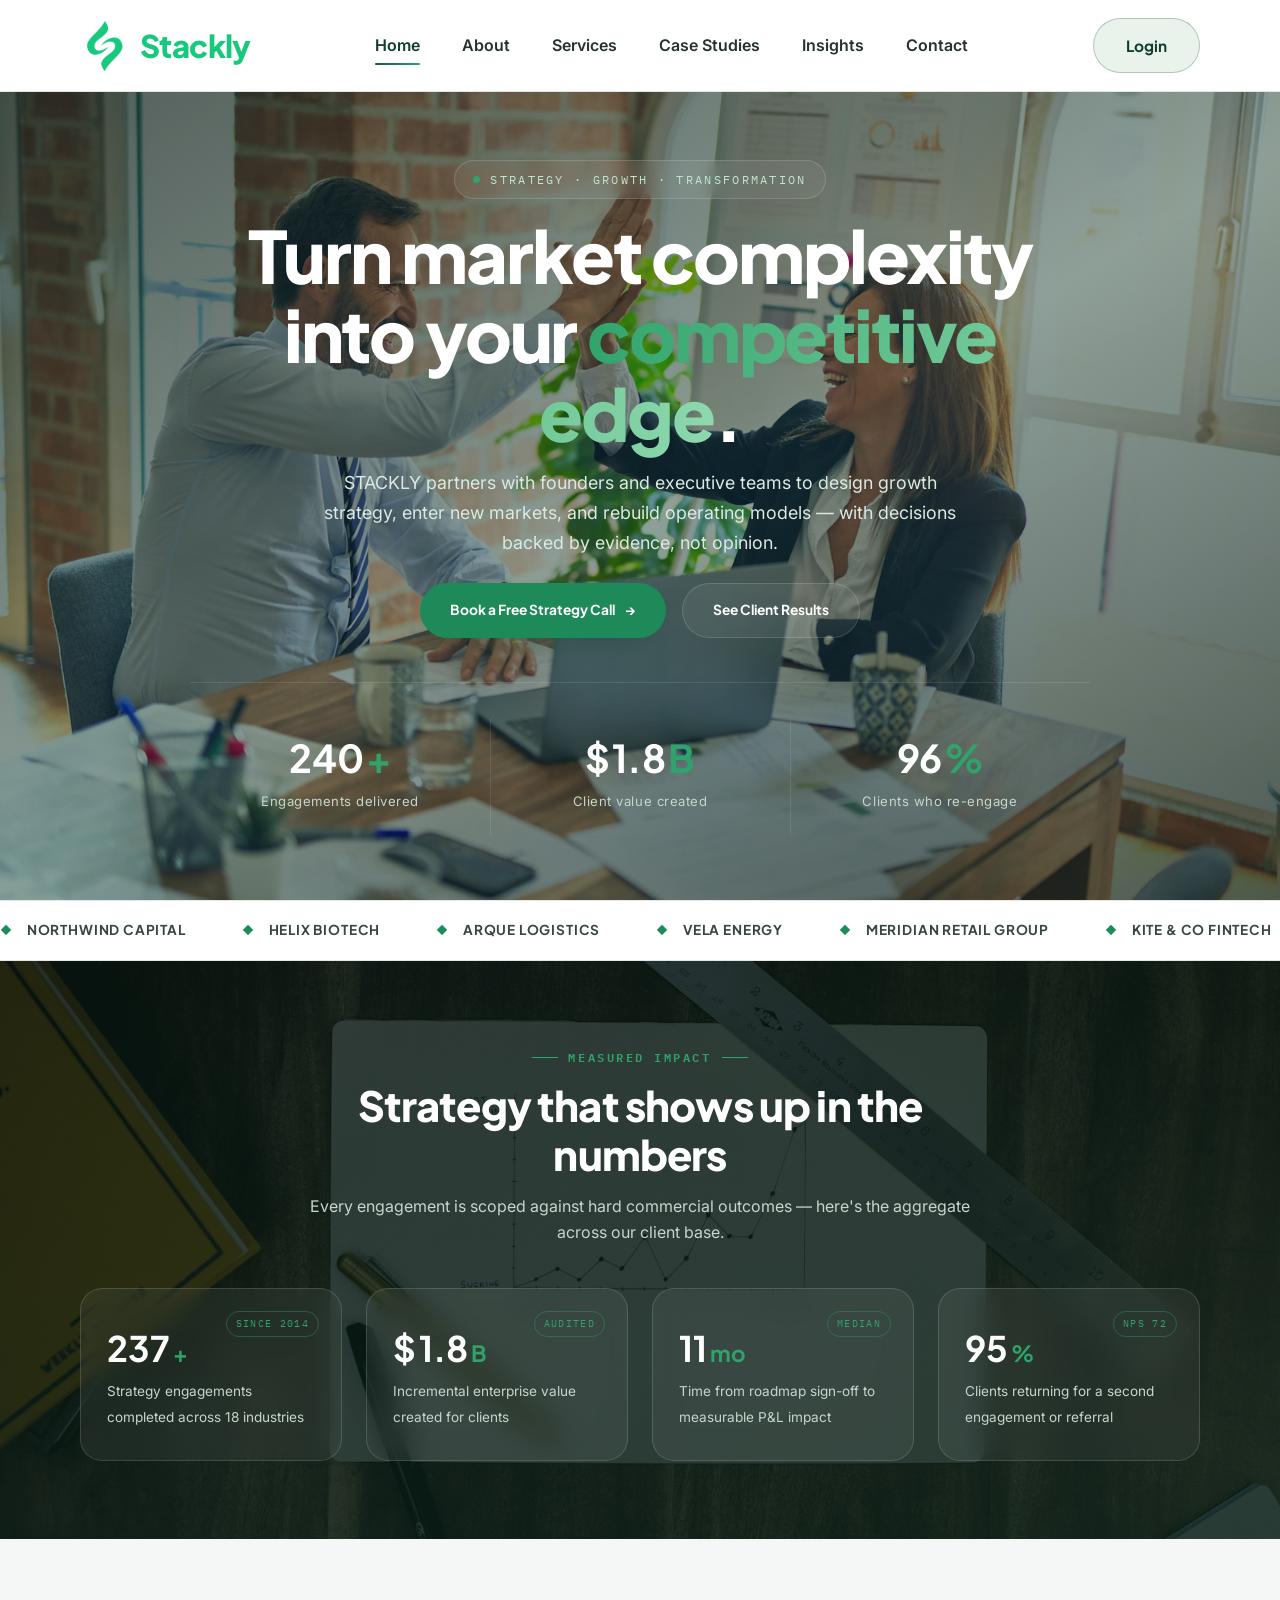
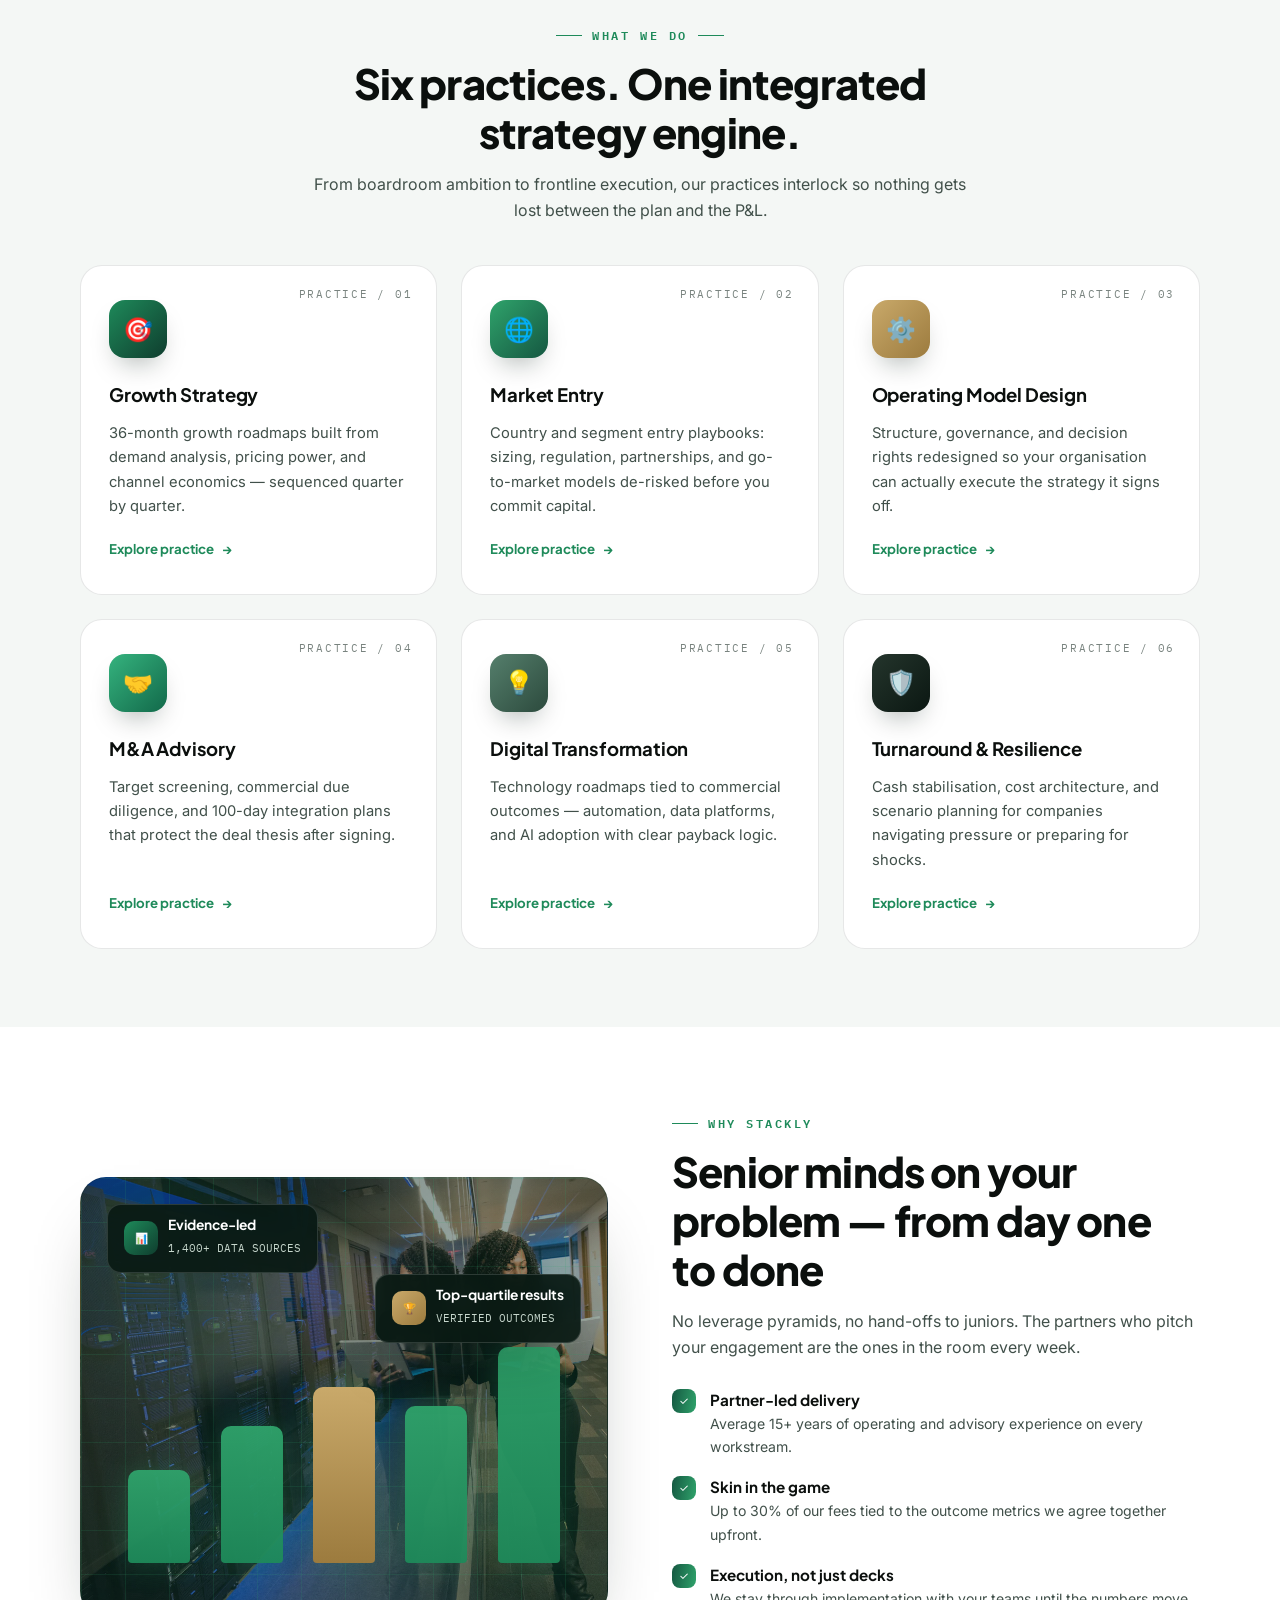
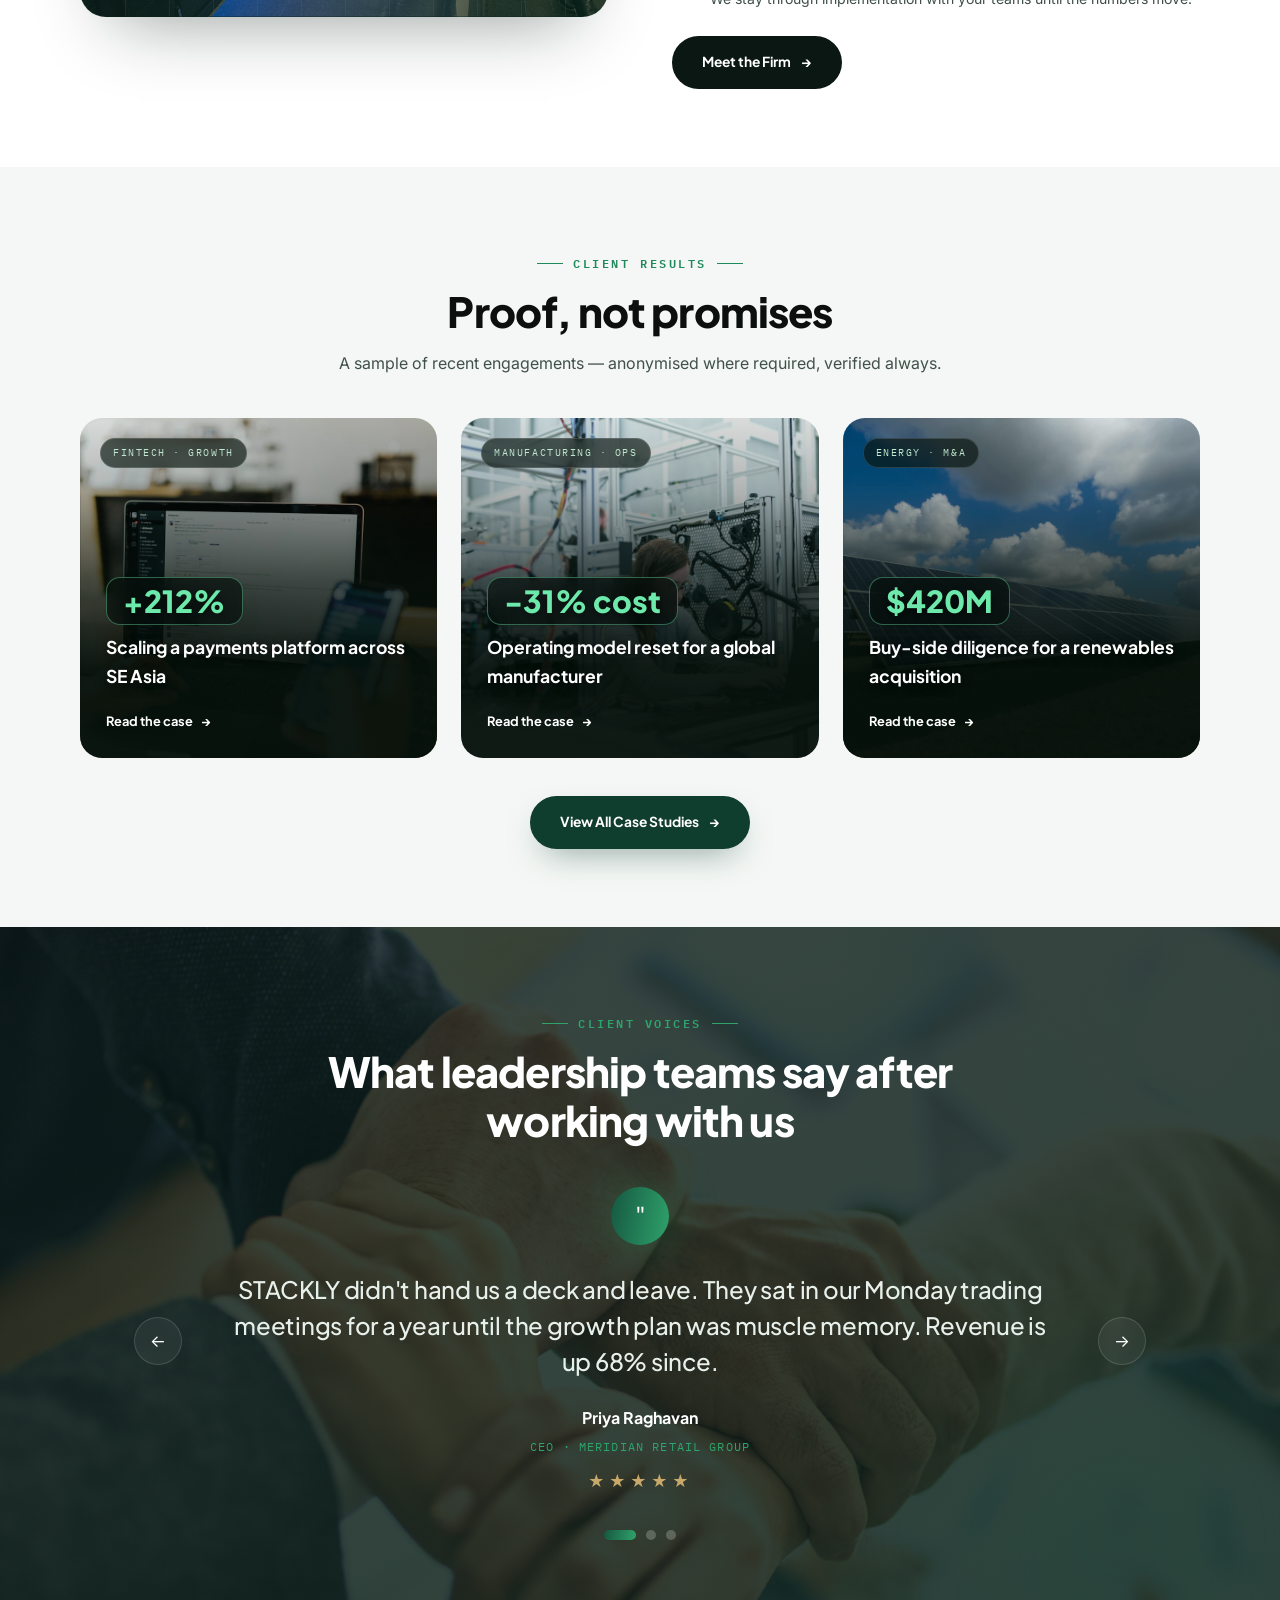
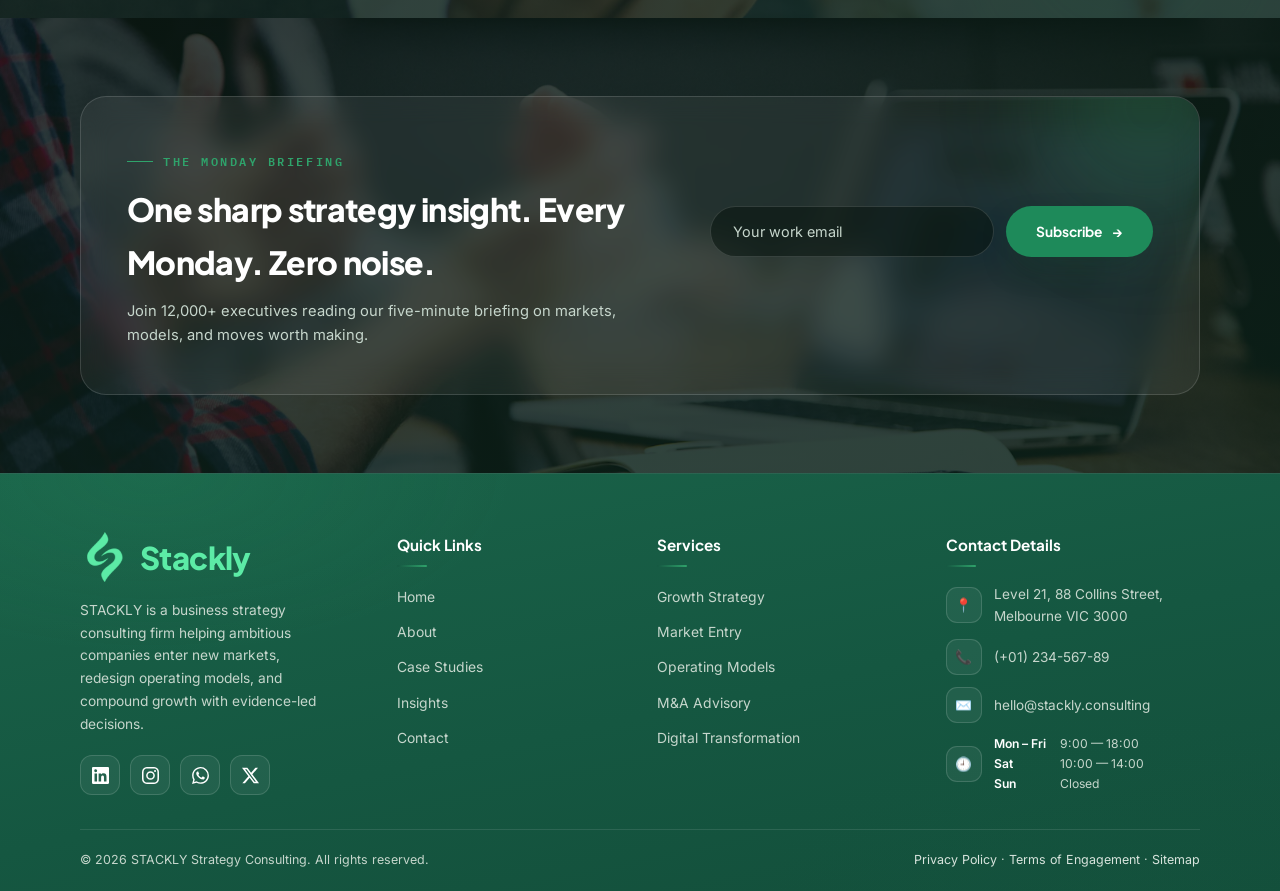
<file: index.html>
﻿<!DOCTYPE html>
<html lang="en">
<head>
<meta charset="UTF-8">
<meta name="viewport" content="width=device-width, initial-scale=1.0">
<title>STACKLY — Business Strategy Consulting</title>
<link rel="stylesheet" href="css/style.css">
</head>
<body>
<header class="site-head">
  <div class="wrap head-in">
    <a href="index.html" class="logo"><span class="mark">◆</span>Stack<span class="tail">ly</span></a>
    <nav class="main-nav">
      <a href="index.html" class="active">Home</a>
      <a href="about.html" >About</a>
      <a href="services.html" >Services</a>
      <a href="case-studies.html" >Case Studies</a>
      <a href="insights.html" >Insights</a>
      <a href="contact.html" >Contact</a>
    </nav>
    <div class="head-cta">
      <a href="login.html" class="btn btn-ghost keep">Login</a>
      <button class="nav-toggle" aria-label="Open menu" aria-expanded="false">☰</button>
    </div>
  </div>
</header>
<!-- ============ 1. HERO ============ -->
<section class="hero">
  <!-- Optional background video: add assets/video/hero.webm|mp4, then restore the
       <video> block described in assets/video/README.txt. Still image until then. -->
  <div class="hero-bg" style="background-image:url('assets/img/hero-home.webp')"></div>
  <div class="wrap">
    <div class="hero-center">
      <span class="hero-kicker"><span class="dot"></span>Strategy · Growth · Transformation</span>
      <h1>Turn market complexity into your <span class="grad-text">competitive edge</span>.</h1>
      <p class="lead">STACKLY partners with founders and executive teams to design growth strategy, enter new markets, and rebuild operating models — with decisions backed by evidence, not opinion.</p>
      <div class="hero-actions">
        <a href="404.html" class="btn btn-grad">Book a Free Strategy Call <span class="arr">→</span></a>
        <a href="404.html" class="btn btn-ghost">See Client Results</a>
      </div>
      <div class="hero-proof">
        <div class="pr"><b><span data-count="240">0</span><em>+</em></b><span>Engagements delivered</span></div>
        <div class="pr"><b>$<span data-count="1.8">0</span><em>B</em></b><span>Client value created</span></div>
        <div class="pr"><b><span data-count="96">0</span><em>%</em></b><span>Clients who re-engage</span></div>
      </div>
    </div>
  </div>
</section>

<!-- ============ 2. TRUST MARQUEE ============ -->
<div class="marquee" aria-hidden="true">
  <div class="marquee-track">
    <span><i>◆</i> NORTHWIND CAPITAL</span><span><i>◆</i> HELIX BIOTECH</span><span><i>◆</i> ARQUE LOGISTICS</span><span><i>◆</i> VELA ENERGY</span><span><i>◆</i> MERIDIAN RETAIL GROUP</span><span><i>◆</i> KITE &amp; CO FINTECH</span><span><i>◆</i> ORVA MANUFACTURING</span>
    <span><i>◆</i> NORTHWIND CAPITAL</span><span><i>◆</i> HELIX BIOTECH</span><span><i>◆</i> ARQUE LOGISTICS</span><span><i>◆</i> VELA ENERGY</span><span><i>◆</i> MERIDIAN RETAIL GROUP</span><span><i>◆</i> KITE &amp; CO FINTECH</span><span><i>◆</i> ORVA MANUFACTURING</span>
  </div>
</div>

<!-- ============ 3. IMPACT STATS ============ -->
<section class="stat-band on-dark">
  <div class="wrap">
    <div class="sec-head center reveal">
      <span class="eyebrow">Measured impact</span>
      <h2>Strategy that shows up in the numbers</h2>
      <p>Every engagement is scoped against hard commercial outcomes — here's the aggregate across our client base.</p>
    </div>
    <div class="stat-grid4">
      <div class="stat-glass reveal" data-tilt><span class="tick">SINCE 2014</span><b><span data-count="240">0</span><em>+</em></b><span>Strategy engagements completed across 18 industries</span></div>
      <div class="stat-glass reveal" data-d="1" data-tilt><span class="tick">AUDITED</span><b>$<span data-count="1.8">0</span><em>B</em></b><span>Incremental enterprise value created for clients</span></div>
      <div class="stat-glass reveal" data-d="2" data-tilt><span class="tick">MEDIAN</span><b><span data-count="11">0</span><em>mo</em></b><span>Time from roadmap sign-off to measurable P&amp;L impact</span></div>
      <div class="stat-glass reveal" data-d="3" data-tilt><span class="tick">NPS 72</span><b><span data-count="96">0</span><em>%</em></b><span>Clients returning for a second engagement or referral</span></div>
    </div>
  </div>
</section>

<!-- ============ 4. SERVICES ============ -->
<section class="sec-light">
  <div class="wrap">
    <div class="sec-head center reveal">
      <span class="eyebrow">What we do</span>
      <h2>Six practices. One integrated strategy engine.</h2>
      <p>From boardroom ambition to frontline execution, our practices interlock so nothing gets lost between the plan and the P&amp;L.</p>
    </div>
    <div class="svc-grid">
      <div class="svc-card reveal"><span class="num">PRACTICE / 01</span><div class="svc-ic bg-cobalt">🎯</div><h3>Growth Strategy</h3><p>36-month growth roadmaps built from demand analysis, pricing power, and channel economics — sequenced quarter by quarter.</p><a href="404.html" class="link">Explore practice <span class="arr">→</span></a></div>
      <div class="svc-card reveal" data-d="1"><span class="num">PRACTICE / 02</span><div class="svc-ic bg-violet">🌐</div><h3>Market Entry</h3><p>Country and segment entry playbooks: sizing, regulation, partnerships, and go-to-market models de-risked before you commit capital.</p><a href="404.html" class="link">Explore practice <span class="arr">→</span></a></div>
      <div class="svc-card reveal" data-d="2"><span class="num">PRACTICE / 03</span><div class="svc-ic bg-brass">⚙️</div><h3>Operating Model Design</h3><p>Structure, governance, and decision rights redesigned so your organisation can actually execute the strategy it signs off.</p><a href="404.html" class="link">Explore practice <span class="arr">→</span></a></div>
      <div class="svc-card reveal"><span class="num">PRACTICE / 04</span><div class="svc-ic bg-teal">🤝</div><h3>M&amp;A Advisory</h3><p>Target screening, commercial due diligence, and 100-day integration plans that protect the deal thesis after signing.</p><a href="404.html" class="link">Explore practice <span class="arr">→</span></a></div>
      <div class="svc-card reveal" data-d="1"><span class="num">PRACTICE / 05</span><div class="svc-ic bg-rose">💡</div><h3>Digital Transformation</h3><p>Technology roadmaps tied to commercial outcomes — automation, data platforms, and AI adoption with clear payback logic.</p><a href="404.html" class="link">Explore practice <span class="arr">→</span></a></div>
      <div class="svc-card reveal" data-d="2"><span class="num">PRACTICE / 06</span><div class="svc-ic bg-inkb">🛡️</div><h3>Turnaround &amp; Resilience</h3><p>Cash stabilisation, cost architecture, and scenario planning for companies navigating pressure or preparing for shocks.</p><a href="404.html" class="link">Explore practice <span class="arr">→</span></a></div>
    </div>
  </div>
</section>

<!-- ============ 5. WHY STACKLY (split) ============ -->
<section class="sec-white">
  <div class="wrap split">
    <div class="visual-panel reveal">
      <div class="vp-grid"></div>
      <div class="aurora aur-1" style="width:300px;height:300px;top:-90px;left:-70px;"></div>
      <div class="vp-chart"><div class="bar" style="height:38%"></div><div class="bar" style="height:56%"></div><div class="bar gold" style="height:72%"></div><div class="bar" style="height:64%"></div><div class="bar" style="height:88%"></div></div>
      <div class="vp-badge" style="top:26px;left:26px;"><span class="ic bg-cobalt">📊</span><div><b>Evidence-led</b><span>1,400+ DATA SOURCES</span></div></div>
      <div class="vp-badge" style="top:96px;right:26px;animation-delay:1.2s;"><span class="ic bg-brass">🏆</span><div><b>Top-quartile results</b><span>VERIFIED OUTCOMES</span></div></div>
    </div>
    <div>
      <div class="sec-head reveal">
        <span class="eyebrow">Why STACKLY</span>
        <h2>Senior minds on your problem — from day one to done</h2>
        <p>No leverage pyramids, no hand-offs to juniors. The partners who pitch your engagement are the ones in the room every week.</p>
      </div>
      <ul class="check-list">
        <li class="reveal"><span class="ck">✓</span><div><b>Partner-led delivery</b><p>Average 15+ years of operating and advisory experience on every workstream.</p></div></li>
        <li class="reveal" data-d="1"><span class="ck">✓</span><div><b>Skin in the game</b><p>Up to 30% of our fees tied to the outcome metrics we agree together upfront.</p></div></li>
        <li class="reveal" data-d="2"><span class="ck">✓</span><div><b>Execution, not just decks</b><p>We stay through implementation with your teams until the numbers move.</p></div></li>
      </ul>
      <div class="reveal" data-d="3" style="margin-top:26px;"><a href="404.html" class="btn btn-ink">Meet the Firm <span class="arr">→</span></a></div>
    </div>
  </div>
</section>

<!-- ============ 6. CASE STUDIES PREVIEW ============ -->
<section class="sec-light">
  <div class="wrap">
    <div class="sec-head center reveal">
      <span class="eyebrow">Client results</span>
      <h2>Proof, not promises</h2>
      <p>A sample of recent engagements — anonymised where required, verified always.</p>
    </div>
    <div class="case-grid">
      <a href="404.html" class="case-card reveal"><div class="cc-bg cc-1"></div><span class="cc-tag">FINTECH · GROWTH</span><span class="kpi">+212%</span><h3>Scaling a payments platform across SE Asia</h3><p>Re-segmented the merchant base and rebuilt pricing, unlocking three new revenue engines in 14 months.</p><span class="link">Read the case <span class="arr">→</span></span></a>
      <a href="404.html" class="case-card reveal" data-d="1"><div class="cc-bg cc-3"></div><span class="cc-tag">MANUFACTURING · OPS</span><span class="kpi">-31% cost</span><h3>Operating model reset for a global manufacturer</h3><p>Consolidated four regional structures into one accountable P&amp;L architecture without losing a single key account.</p><span class="link">Read the case <span class="arr">→</span></span></a>
      <a href="404.html" class="case-card reveal" data-d="2"><div class="cc-bg cc-4"></div><span class="cc-tag">ENERGY · M&amp;A</span><span class="kpi">$420M</span><h3>Buy-side diligence for a renewables acquisition</h3><p>Stress-tested the deal thesis, renegotiated terms, and delivered a 100-day integration plan that held.</p><span class="link">Read the case <span class="arr">→</span></span></a>
    </div>
    <div class="sec-cta reveal"><a href="404.html" class="btn btn-grad">View All Case Studies <span class="arr">→</span></a></div>
  </div>
</section>

<!-- ============ 7. TESTIMONIALS ============ -->
<section class="testi-band on-dark">
  <div class="aurora aur-2" style="opacity:.35;"></div>
  <div class="wrap">
    <div class="sec-head center reveal">
      <span class="eyebrow">Client voices</span>
      <h2>What leadership teams say after working with us</h2>
    </div>
    <div class="testi-slider reveal">
      <div class="testi-slide active"><div class="quote-ic">"</div><blockquote>STACKLY didn't hand us a deck and leave. They sat in our Monday trading meetings for a year until the growth plan was muscle memory. Revenue is up 68% since.</blockquote><div class="who"><b>Priya Raghavan</b><span>CEO · MERIDIAN RETAIL GROUP</span><div class="stars">★★★★★</div></div></div>
      <div class="testi-slide"><div class="quote-ic">"</div><blockquote>The market-entry work paid for itself before we even launched — their regulatory mapping alone saved us two quarters and a seven-figure mistake.</blockquote><div class="who"><b>Daniel Okafor</b><span>FOUNDER · KITE &amp; CO FINTECH</span><div class="stars">★★★★★</div></div></div>
      <div class="testi-slide"><div class="quote-ic">"</div><blockquote>Finally, consultants who argue with us when the data disagrees. The operating model they designed survived contact with reality — that almost never happens.</blockquote><div class="who"><b>Helena Voss</b><span>COO · ORVA MANUFACTURING</span><div class="stars">★★★★★</div></div></div>
      <div class="testi-arrows"><button class="testi-prev" aria-label="Previous testimonial">←</button><button class="testi-next" aria-label="Next testimonial">→</button></div>
    </div>
    <div class="testi-ctrl"></div>
  </div>
</section>

<!-- ============ 8. NEWSLETTER ============ -->
<section class="newsletter on-dark">
  <div class="wrap">
    <div class="nl-box reveal">
      <div>
        <span class="eyebrow">The Monday Briefing</span>
        <h2 style="margin-top:12px;">One sharp strategy insight. Every Monday. Zero noise.</h2>
        <p>Join 12,000+ executives reading our five-minute briefing on markets, models, and moves worth making.</p>
      </div>
      <div>
        <form class="nl-form" novalidate>
          <input type="email" placeholder="Your work email" aria-label="Email address" autocomplete="email" required>
          <button type="submit" class="btn btn-grad">Subscribe <span class="arr">→</span></button>
        </form>
        <span class="nl-msg"></span>
      </div>
    </div>
  </div>
</section>
<footer class="site-foot">
  <div class="wrap">
    <div class="foot-top">
      <div class="foot-brand">
        <a href="index.html" class="logo"><span class="mark">◆</span>Stack<span class="tail">ly</span></a>
        <p>STACKLY is a business strategy consulting firm helping ambitious companies enter new markets, redesign operating models, and compound growth with evidence-led decisions.</p>
        <div class="foot-social">
          <a href="404.html" aria-label="LinkedIn" title="LinkedIn"><svg viewBox="0 0 24 24" aria-hidden="true"><path d="M20.45 20.45h-3.56v-5.57c0-1.33-.02-3.04-1.85-3.04-1.85 0-2.14 1.45-2.14 2.94v5.67H9.35V9h3.41v1.56h.05c.48-.9 1.64-1.85 3.37-1.85 3.6 0 4.27 2.37 4.27 5.46v6.28ZM5.34 7.43a2.07 2.07 0 1 1 0-4.13 2.07 2.07 0 0 1 0 4.13Zm1.78 13.02H3.55V9h3.57v11.45ZM22.22 0H1.77C.79 0 0 .77 0 1.73v20.54C0 23.23.79 24 1.77 24h20.45c.98 0 1.78-.77 1.78-1.73V1.73C24 .77 23.2 0 22.22 0Z"/></svg></a>
          <a href="404.html" aria-label="Instagram" title="Instagram"><svg viewBox="0 0 24 24" aria-hidden="true"><path d="M12 2.16c3.2 0 3.58.01 4.85.07 1.17.05 1.8.25 2.23.41.56.22.96.48 1.38.9.42.41.68.81.9 1.38.16.42.36 1.06.41 2.23.06 1.27.07 1.64.07 4.85s-.01 3.58-.07 4.85c-.05 1.17-.25 1.8-.41 2.23-.22.56-.48.96-.9 1.38-.42.42-.82.68-1.38.9-.43.16-1.06.36-2.23.41-1.27.06-1.65.07-4.85.07s-3.58-.01-4.85-.07c-1.17-.05-1.8-.25-2.23-.41a3.81 3.81 0 0 1-1.38-.9c-.42-.42-.68-.82-.9-1.38-.16-.43-.36-1.06-.41-2.23C2.17 15.58 2.16 15.2 2.16 12s.01-3.58.07-4.85c.05-1.17.25-1.81.41-2.23.22-.57.48-.97.9-1.38.42-.42.82-.68 1.38-.9.42-.16 1.06-.36 2.23-.41C8.42 2.17 8.8 2.16 12 2.16ZM12 0C8.74 0 8.33.01 7.05.07c-1.28.06-2.15.26-2.91.56-.79.3-1.46.72-2.13 1.38A5.9 5.9 0 0 0 .63 4.14c-.3.77-.5 1.64-.56 2.91C.01 8.33 0 8.74 0 12s.01 3.67.07 4.95c.06 1.28.26 2.15.56 2.91.3.79.72 1.46 1.38 2.13a5.9 5.9 0 0 0 2.13 1.38c.77.3 1.64.5 2.91.56C8.33 23.99 8.74 24 12 24s3.67-.01 4.95-.07c1.28-.06 2.15-.26 2.91-.56a5.9 5.9 0 0 0 2.13-1.38 5.9 5.9 0 0 0 1.38-2.13c.3-.77.5-1.64.56-2.91.06-1.28.07-1.69.07-4.95s-.01-3.67-.07-4.95c-.06-1.28-.26-2.15-.56-2.91a5.9 5.9 0 0 0-1.38-2.13A5.9 5.9 0 0 0 19.86.63c-.77-.3-1.64-.5-2.91-.56C15.67.01 15.26 0 12 0Zm0 5.84a6.16 6.16 0 1 0 0 12.32 6.16 6.16 0 0 0 0-12.32ZM12 16a4 4 0 1 1 0-8 4 4 0 0 1 0 8Zm7.85-10.41a1.44 1.44 0 1 1-2.88 0 1.44 1.44 0 0 1 2.88 0Z"/></svg></a>
          <a href="404.html" aria-label="WhatsApp" title="WhatsApp"><svg viewBox="0 0 24 24" aria-hidden="true"><path d="M17.47 14.38c-.3-.15-1.76-.87-2.03-.97-.27-.1-.47-.15-.67.15-.2.3-.77.97-.94 1.16-.17.2-.35.22-.64.08-.3-.15-1.26-.47-2.39-1.48a9 9 0 0 1-1.65-2.06c-.18-.3-.02-.46.13-.6.13-.14.3-.35.44-.53.15-.17.2-.3.3-.5.1-.19.05-.37-.02-.51-.08-.15-.67-1.62-.92-2.21-.24-.58-.49-.5-.67-.51h-.57c-.2 0-.52.07-.79.37-.27.3-1.04 1.02-1.04 2.48 0 1.46 1.07 2.87 1.22 3.07.15.2 2.09 3.2 5.07 4.49.71.3 1.26.49 1.7.62.71.23 1.36.2 1.87.12.57-.09 1.75-.72 2-1.42.25-.69.25-1.28.18-1.41-.08-.12-.28-.2-.58-.34m-5.42 7.4a9.87 9.87 0 0 1-5.03-1.37l-.36-.22-3.74.98 1-3.65-.24-.37a9.86 9.86 0 0 1-1.51-5.26 9.88 9.88 0 0 1 16.88-6.99 9.83 9.83 0 0 1 2.9 6.99 9.89 9.89 0 0 1-9.9 9.89M20.46 3.49A11.82 11.82 0 0 0 12.05 0C5.5 0 .16 5.34.16 11.89c0 2.1.55 4.14 1.59 5.95L.06 24l6.3-1.65a11.88 11.88 0 0 0 5.69 1.44h.01c6.55 0 11.89-5.33 11.89-11.89a11.82 11.82 0 0 0-3.48-8.41Z"/></svg></a>
          <a href="404.html" aria-label="X" title="X"><svg viewBox="0 0 24 24" aria-hidden="true"><path d="M18.9 1.15h3.68l-8.04 9.19L24 22.85h-7.41l-5.8-7.584-6.64 7.584H.47l8.6-9.83L0 1.15h7.59l5.24 6.93 6.07-6.93Zm-1.29 19.5h2.04L6.49 3.24H4.3l13.31 17.41Z"/></svg></a>
        </div>
      </div>
      <div class="foot-col">
        <h4>Quick Links</h4>
        <ul>
          <li><a href="index.html">Home</a></li>
          <li><a href="about.html">About</a></li>
          <li><a href="case-studies.html">Case Studies</a></li>
          <li><a href="insights.html">Insights</a></li>
          <li><a href="contact.html">Contact</a></li>
        </ul>
      </div>
      <div class="foot-col">
        <h4>Services</h4>
        <ul>
          <li><a href="404.html">Growth Strategy</a></li>
          <li><a href="404.html">Market Entry</a></li>
          <li><a href="404.html">Operating Models</a></li>
          <li><a href="404.html">M&amp;A Advisory</a></li>
          <li><a href="404.html">Digital Transformation</a></li>
        </ul>
      </div>
      <div class="foot-col">
        <h4>Contact Details</h4>
        <ul class="foot-contact">
          <li><span class="fi">📍</span><span>Level 21, 88 Collins Street,<br>Melbourne VIC 3000</span></li>
          <li><a href="tel:+0123456789"><span class="fi">📞</span><span>(+01) 234-567-89</span></a></li>
          <li><a href="mailto:hello@stackly.consulting"><span class="fi">✉️</span><span>hello@stackly.consulting</span></a></li>
          <li><span class="fi">🕘</span><span class="fc-hours"><span><b>Mon – Fri</b>9:00 — 18:00</span><span><b>Sat</b>10:00 — 14:00</span><span><b>Sun</b>Closed</span></span></li>
        </ul>
      </div>
    </div>
    <div class="foot-bar">
      <span>© 2026 STACKLY Strategy Consulting. All rights reserved.</span>
      <span><a href="404.html">Privacy Policy</a> · <a href="404.html">Terms of Engagement</a> · <a href="404.html">Sitemap</a></span>
    </div>
  </div>
</footer>
<script src="js/script.js"></script>
</body>
</html>
</file>
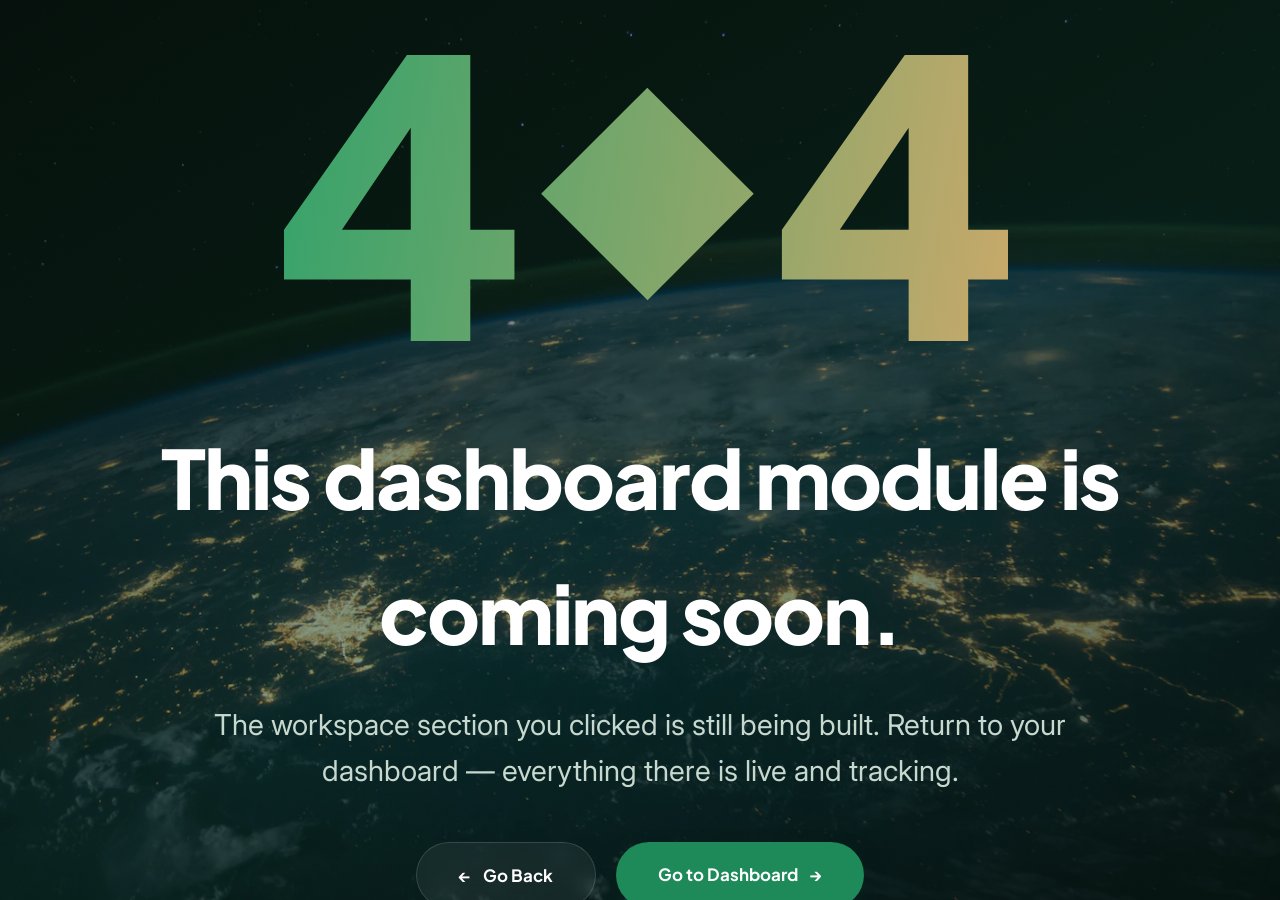
<file: 404dash.html>
<!DOCTYPE html>
<html lang="en">
<head>
<meta charset="UTF-8">
<meta name="viewport" content="width=device-width, initial-scale=1.0">
<title>404 — Module Not Found · STACKLY Dashboard</title>
<link rel="stylesheet" href="css/style.css">
</head>
<body class="lock-screen dash-404">
<main class="page-404">
  <div class="hero-bg" style="background-image:url('assets/img/hero-404.webp')"></div>
  <div style="position:relative;z-index:2;display:flex;flex-direction:column;align-items:center;">
    <div class="code">4<span class="zero">◆</span>4</div>
    <h1>This dashboard module is coming soon.</h1>
    <p>The workspace section you clicked is still being built. Return to your dashboard — everything there is live and tracking.</p>
    <div class="actions">
      <button type="button" class="btn btn-ghost" onclick="history.back()"><span class="arr-l">←</span> Go Back</button>
      <a href="client-dashboard.html" class="btn btn-grad">Go to Dashboard <span class="arr">→</span></a>
    </div>
  </div>
</main>
<script src="js/script.js"></script>
</body>
</html>
</file>
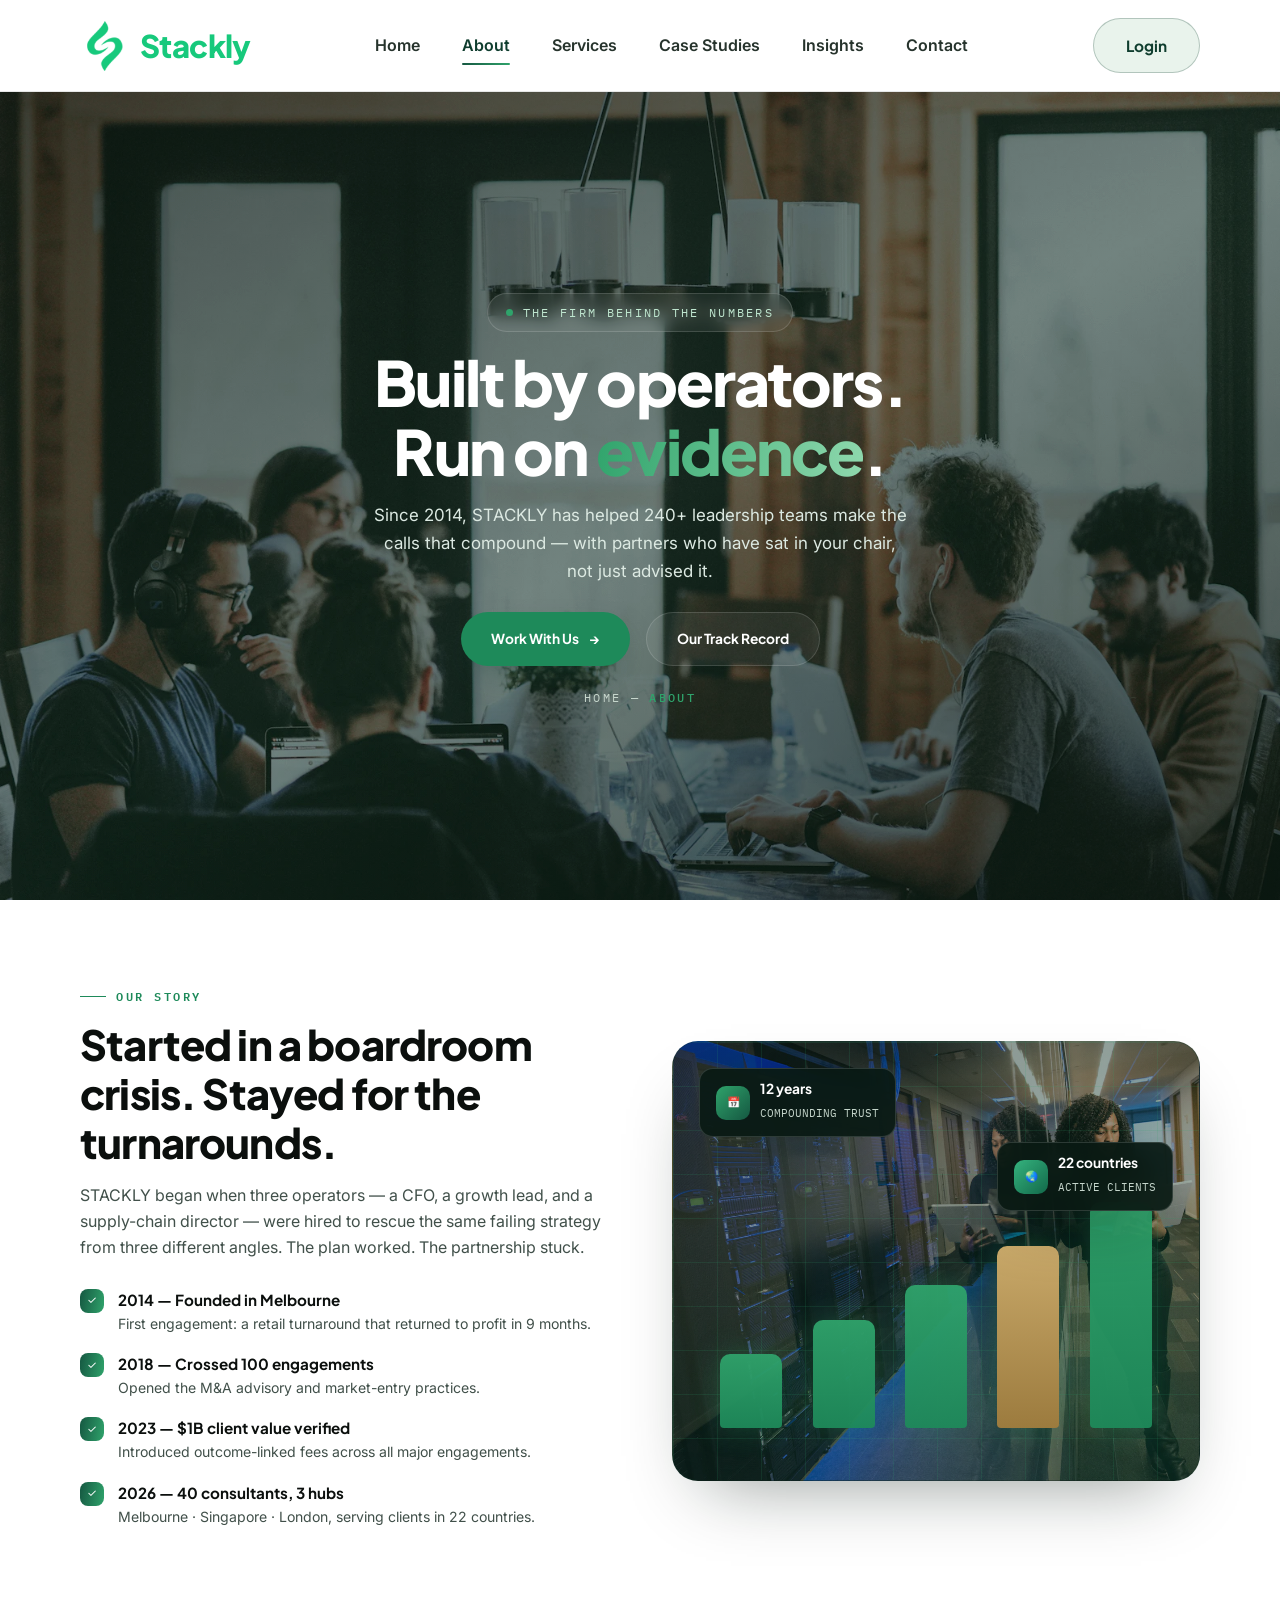
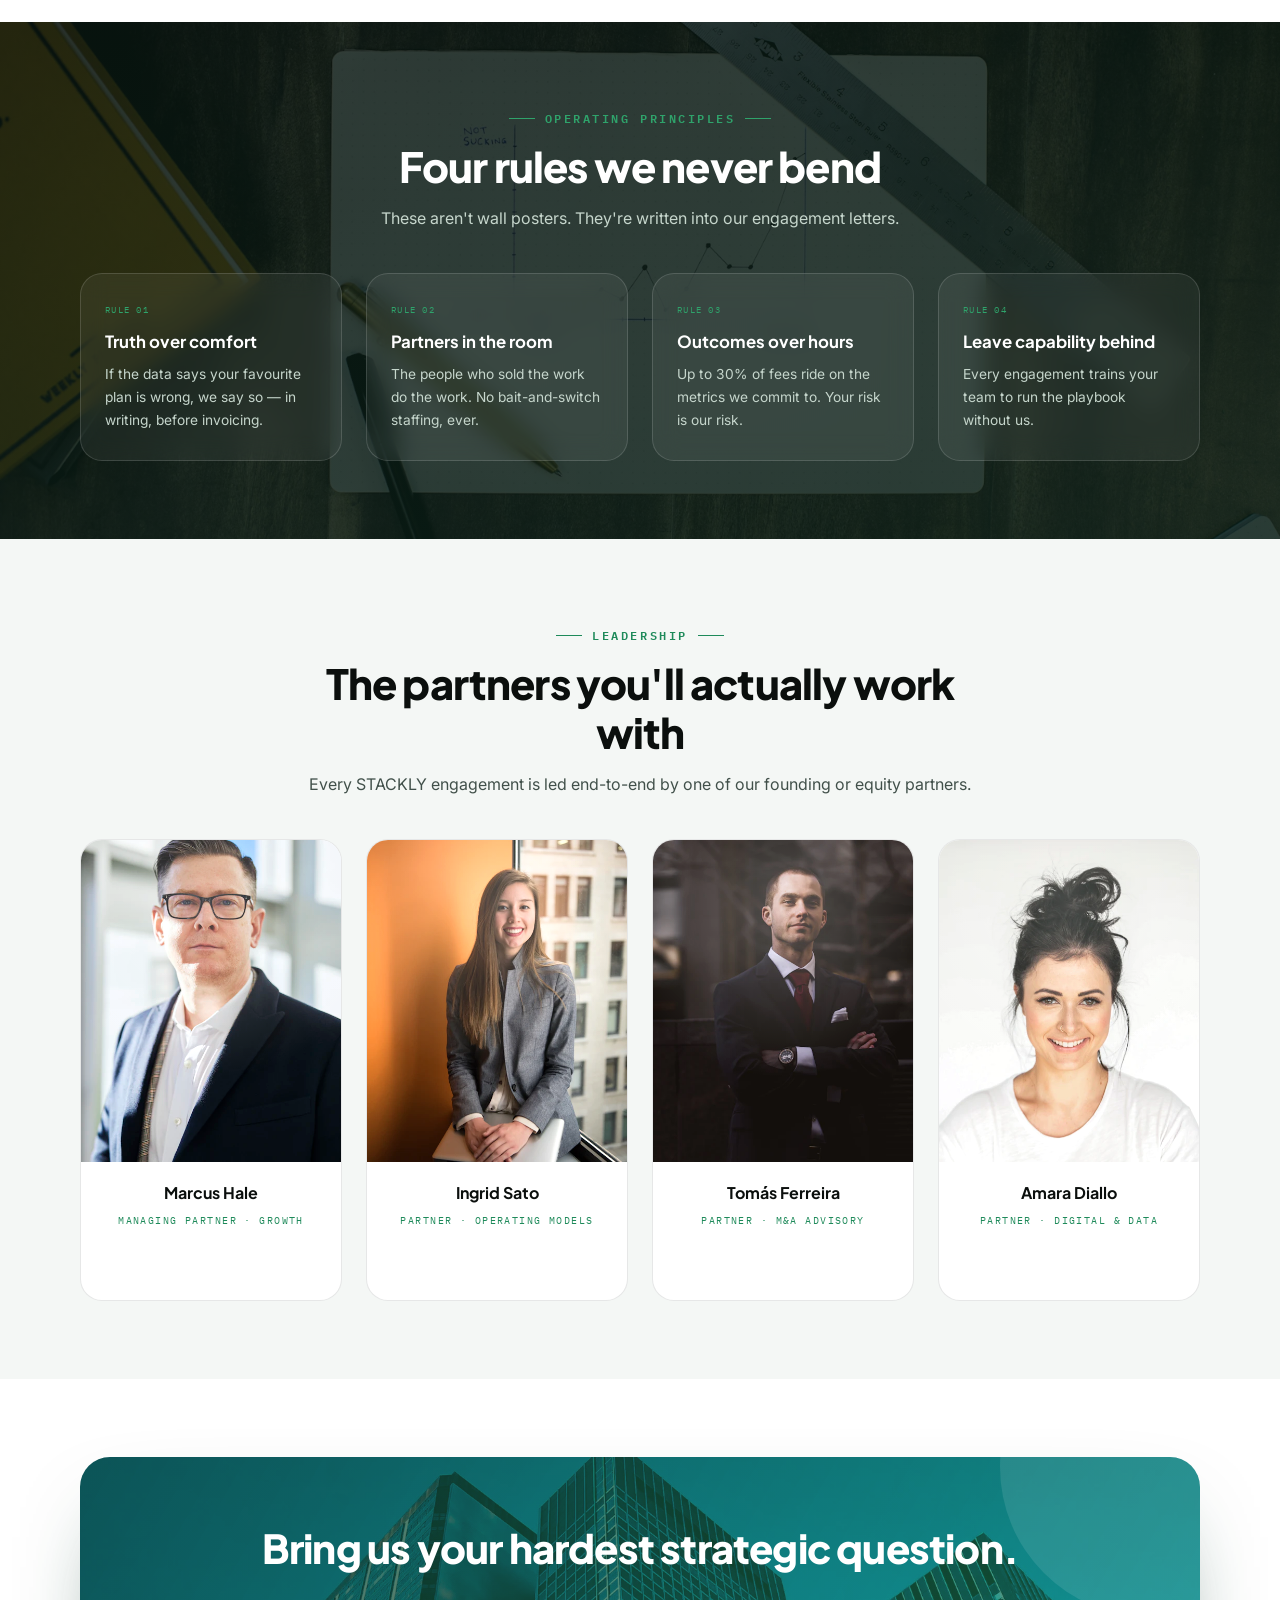
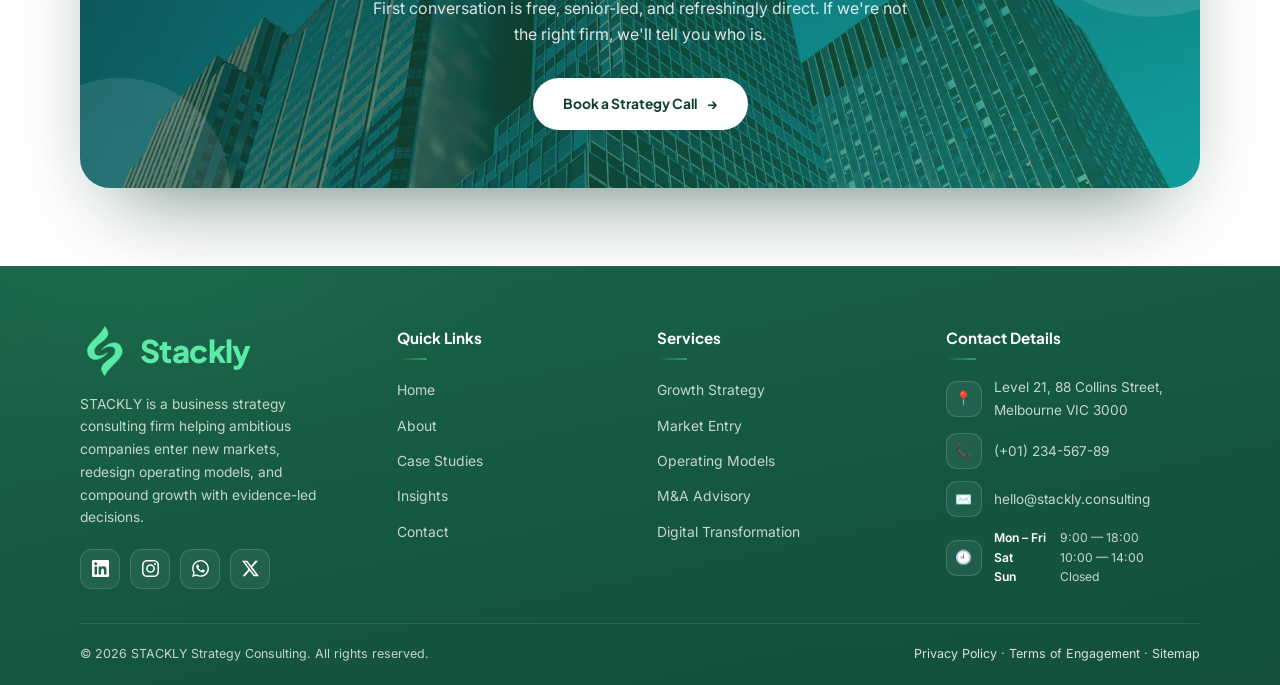
<file: about.html>
﻿<!DOCTYPE html>
<html lang="en">
<head>
<meta charset="UTF-8">
<meta name="viewport" content="width=device-width, initial-scale=1.0">
<title>About — STACKLY Business Strategy Consulting</title>
<link rel="stylesheet" href="css/style.css">
</head>
<body>
<header class="site-head">
  <div class="wrap head-in">
    <a href="index.html" class="logo"><span class="mark">◆</span>Stack<span class="tail">ly</span></a>
    <nav class="main-nav">
      <a href="index.html" >Home</a>
      <a href="about.html" class="active">About</a>
      <a href="services.html" >Services</a>
      <a href="case-studies.html" >Case Studies</a>
      <a href="insights.html" >Insights</a>
      <a href="contact.html" >Contact</a>
    </nav>
    <div class="head-cta">
      <a href="login.html" class="btn btn-ghost keep">Login</a>
      <button class="nav-toggle" aria-label="Open menu" aria-expanded="false">☰</button>
    </div>
  </div>
</header>
<!-- HERO -->
<section class="hero page-hero">
  <div class="hero-bg" style="background-image:url('assets/img/hero-about.webp')"></div>
  <div class="wrap">
    <span class="hero-kicker"><span class="dot"></span>The firm behind the numbers</span>
    <h1>Built by operators.<br>Run on <span class="grad-text">evidence</span>.</h1>
    <p class="lead">Since 2014, STACKLY has helped 240+ leadership teams make the calls that compound — with partners who have sat in your chair, not just advised it.</p>
    <div class="hero-actions"><a href="404.html" class="btn btn-grad">Work With Us <span class="arr">→</span></a><a href="404.html" class="btn btn-ghost">Our Track Record</a></div>
    <span class="crumb"><a href="index.html">Home</a> — <b>About</b></span>
  </div>
</section>

<!-- STORY SPLIT -->
<section class="sec-white">
  <div class="wrap split">
    <div>
      <div class="sec-head reveal">
        <span class="eyebrow">Our story</span>
        <h2>Started in a boardroom crisis. Stayed for the turnarounds.</h2>
        <p>STACKLY began when three operators — a CFO, a growth lead, and a supply-chain director — were hired to rescue the same failing strategy from three different angles. The plan worked. The partnership stuck.</p>
      </div>
      <ul class="check-list">
        <li class="reveal"><span class="ck">✓</span><div><b>2014 — Founded in Melbourne</b><p>First engagement: a retail turnaround that returned to profit in 9 months.</p></div></li>
        <li class="reveal" data-d="1"><span class="ck">✓</span><div><b>2018 — Crossed 100 engagements</b><p>Opened the M&amp;A advisory and market-entry practices.</p></div></li>
        <li class="reveal" data-d="2"><span class="ck">✓</span><div><b>2023 — $1B client value verified</b><p>Introduced outcome-linked fees across all major engagements.</p></div></li>
        <li class="reveal" data-d="3"><span class="ck">✓</span><div><b>2026 — 40 consultants, 3 hubs</b><p>Melbourne · Singapore · London, serving clients in 22 countries.</p></div></li>
      </ul>
    </div>
    <div class="visual-panel reveal">
      <div class="vp-grid"></div>
      <div class="aurora aur-2" style="width:280px;height:280px;bottom:-80px;right:-60px;"></div>
      <div class="vp-chart"><div class="bar" style="height:30%"></div><div class="bar" style="height:44%"></div><div class="bar" style="height:58%"></div><div class="bar gold" style="height:74%"></div><div class="bar" style="height:92%"></div></div>
      <div class="vp-badge" style="top:26px;left:26px;"><span class="ic bg-violet">📅</span><div><b>12 years</b><span>COMPOUNDING TRUST</span></div></div>
      <div class="vp-badge" style="top:100px;right:26px;animation-delay:1.4s;"><span class="ic bg-teal">🌏</span><div><b>22 countries</b><span>ACTIVE CLIENTS</span></div></div>
    </div>
  </div>
</section>

<!-- VALUES -->
<section class="sec-dark on-dark">
  <div class="wrap">
    <div class="sec-head center reveal">
      <span class="eyebrow">Operating principles</span>
      <h2>Four rules we never bend</h2>
      <p>These aren't wall posters. They're written into our engagement letters.</p>
    </div>
    <div class="val-grid">
      <div class="proc-card reveal" style="padding-top:28px;"><span class="tag">RULE 01</span><h3>Truth over comfort</h3><p>If the data says your favourite plan is wrong, we say so — in writing, before invoicing.</p></div>
      <div class="proc-card reveal" data-d="1" style="padding-top:28px;"><span class="tag">RULE 02</span><h3>Partners in the room</h3><p>The people who sold the work do the work. No bait-and-switch staffing, ever.</p></div>
      <div class="proc-card reveal" data-d="2" style="padding-top:28px;"><span class="tag">RULE 03</span><h3>Outcomes over hours</h3><p>Up to 30% of fees ride on the metrics we commit to. Your risk is our risk.</p></div>
      <div class="proc-card reveal" data-d="3" style="padding-top:28px;"><span class="tag">RULE 04</span><h3>Leave capability behind</h3><p>Every engagement trains your team to run the playbook without us.</p></div>
    </div>
  </div>
</section>

<!-- TEAM -->
<section class="sec-light">
  <div class="wrap">
    <div class="sec-head center reveal">
      <span class="eyebrow">Leadership</span>
      <h2>The partners you'll actually work with</h2>
      <p>Every STACKLY engagement is led end-to-end by one of our founding or equity partners.</p>
    </div>
    <div class="team-grid">
      <div class="team-card reveal"><div class="team-media" style="background-image:url('assets/img/team-1.webp')"></div><h3>Marcus Hale</h3><span>Managing Partner · Growth</span><div class="team-links"><a href="404.html" aria-label="LinkedIn">in</a><a href="404.html" aria-label="Email">✉</a></div></div>
      <div class="team-card reveal" data-d="1"><div class="team-media" style="background-image:url('assets/img/team-2.webp')"></div><h3>Ingrid Sato</h3><span>Partner · Operating Models</span><div class="team-links"><a href="404.html" aria-label="LinkedIn">in</a><a href="404.html" aria-label="Email">✉</a></div></div>
      <div class="team-card reveal" data-d="2"><div class="team-media" style="background-image:url('assets/img/team-3.webp')"></div><h3>Tomás Ferreira</h3><span>Partner · M&amp;A Advisory</span><div class="team-links"><a href="404.html" aria-label="LinkedIn">in</a><a href="404.html" aria-label="Email">✉</a></div></div>
      <div class="team-card reveal" data-d="3"><div class="team-media" style="background-image:url('assets/img/team-4.webp')"></div><h3>Amara Diallo</h3><span>Partner · Digital &amp; Data</span><div class="team-links"><a href="404.html" aria-label="LinkedIn">in</a><a href="404.html" aria-label="Email">✉</a></div></div>
    </div>
  </div>
</section>

<!-- CTA -->
<section class="cta-band">
  <div class="wrap">
    <div class="cta-box reveal">
      <h2>Bring us your hardest strategic question.</h2>
      <p>First conversation is free, senior-led, and refreshingly direct. If we're not the right firm, we'll tell you who is.</p>
      <a href="404.html" class="btn">Book a Strategy Call <span class="arr">→</span></a>
    </div>
  </div>
</section>
<footer class="site-foot">
  <div class="wrap">
    <div class="foot-top">
      <div class="foot-brand">
        <a href="index.html" class="logo"><span class="mark">◆</span>Stack<span class="tail">ly</span></a>
        <p>STACKLY is a business strategy consulting firm helping ambitious companies enter new markets, redesign operating models, and compound growth with evidence-led decisions.</p>
        <div class="foot-social">
          <a href="404.html" aria-label="LinkedIn" title="LinkedIn"><svg viewBox="0 0 24 24" aria-hidden="true"><path d="M20.45 20.45h-3.56v-5.57c0-1.33-.02-3.04-1.85-3.04-1.85 0-2.14 1.45-2.14 2.94v5.67H9.35V9h3.41v1.56h.05c.48-.9 1.64-1.85 3.37-1.85 3.6 0 4.27 2.37 4.27 5.46v6.28ZM5.34 7.43a2.07 2.07 0 1 1 0-4.13 2.07 2.07 0 0 1 0 4.13Zm1.78 13.02H3.55V9h3.57v11.45ZM22.22 0H1.77C.79 0 0 .77 0 1.73v20.54C0 23.23.79 24 1.77 24h20.45c.98 0 1.78-.77 1.78-1.73V1.73C24 .77 23.2 0 22.22 0Z"/></svg></a>
          <a href="404.html" aria-label="Instagram" title="Instagram"><svg viewBox="0 0 24 24" aria-hidden="true"><path d="M12 2.16c3.2 0 3.58.01 4.85.07 1.17.05 1.8.25 2.23.41.56.22.96.48 1.38.9.42.41.68.81.9 1.38.16.42.36 1.06.41 2.23.06 1.27.07 1.64.07 4.85s-.01 3.58-.07 4.85c-.05 1.17-.25 1.8-.41 2.23-.22.56-.48.96-.9 1.38-.42.42-.82.68-1.38.9-.43.16-1.06.36-2.23.41-1.27.06-1.65.07-4.85.07s-3.58-.01-4.85-.07c-1.17-.05-1.8-.25-2.23-.41a3.81 3.81 0 0 1-1.38-.9c-.42-.42-.68-.82-.9-1.38-.16-.43-.36-1.06-.41-2.23C2.17 15.58 2.16 15.2 2.16 12s.01-3.58.07-4.85c.05-1.17.25-1.81.41-2.23.22-.57.48-.97.9-1.38.42-.42.82-.68 1.38-.9.42-.16 1.06-.36 2.23-.41C8.42 2.17 8.8 2.16 12 2.16ZM12 0C8.74 0 8.33.01 7.05.07c-1.28.06-2.15.26-2.91.56-.79.3-1.46.72-2.13 1.38A5.9 5.9 0 0 0 .63 4.14c-.3.77-.5 1.64-.56 2.91C.01 8.33 0 8.74 0 12s.01 3.67.07 4.95c.06 1.28.26 2.15.56 2.91.3.79.72 1.46 1.38 2.13a5.9 5.9 0 0 0 2.13 1.38c.77.3 1.64.5 2.91.56C8.33 23.99 8.74 24 12 24s3.67-.01 4.95-.07c1.28-.06 2.15-.26 2.91-.56a5.9 5.9 0 0 0 2.13-1.38 5.9 5.9 0 0 0 1.38-2.13c.3-.77.5-1.64.56-2.91.06-1.28.07-1.69.07-4.95s-.01-3.67-.07-4.95c-.06-1.28-.26-2.15-.56-2.91a5.9 5.9 0 0 0-1.38-2.13A5.9 5.9 0 0 0 19.86.63c-.77-.3-1.64-.5-2.91-.56C15.67.01 15.26 0 12 0Zm0 5.84a6.16 6.16 0 1 0 0 12.32 6.16 6.16 0 0 0 0-12.32ZM12 16a4 4 0 1 1 0-8 4 4 0 0 1 0 8Zm7.85-10.41a1.44 1.44 0 1 1-2.88 0 1.44 1.44 0 0 1 2.88 0Z"/></svg></a>
          <a href="404.html" aria-label="WhatsApp" title="WhatsApp"><svg viewBox="0 0 24 24" aria-hidden="true"><path d="M17.47 14.38c-.3-.15-1.76-.87-2.03-.97-.27-.1-.47-.15-.67.15-.2.3-.77.97-.94 1.16-.17.2-.35.22-.64.08-.3-.15-1.26-.47-2.39-1.48a9 9 0 0 1-1.65-2.06c-.18-.3-.02-.46.13-.6.13-.14.3-.35.44-.53.15-.17.2-.3.3-.5.1-.19.05-.37-.02-.51-.08-.15-.67-1.62-.92-2.21-.24-.58-.49-.5-.67-.51h-.57c-.2 0-.52.07-.79.37-.27.3-1.04 1.02-1.04 2.48 0 1.46 1.07 2.87 1.22 3.07.15.2 2.09 3.2 5.07 4.49.71.3 1.26.49 1.7.62.71.23 1.36.2 1.87.12.57-.09 1.75-.72 2-1.42.25-.69.25-1.28.18-1.41-.08-.12-.28-.2-.58-.34m-5.42 7.4a9.87 9.87 0 0 1-5.03-1.37l-.36-.22-3.74.98 1-3.65-.24-.37a9.86 9.86 0 0 1-1.51-5.26 9.88 9.88 0 0 1 16.88-6.99 9.83 9.83 0 0 1 2.9 6.99 9.89 9.89 0 0 1-9.9 9.89M20.46 3.49A11.82 11.82 0 0 0 12.05 0C5.5 0 .16 5.34.16 11.89c0 2.1.55 4.14 1.59 5.95L.06 24l6.3-1.65a11.88 11.88 0 0 0 5.69 1.44h.01c6.55 0 11.89-5.33 11.89-11.89a11.82 11.82 0 0 0-3.48-8.41Z"/></svg></a>
          <a href="404.html" aria-label="X" title="X"><svg viewBox="0 0 24 24" aria-hidden="true"><path d="M18.9 1.15h3.68l-8.04 9.19L24 22.85h-7.41l-5.8-7.584-6.64 7.584H.47l8.6-9.83L0 1.15h7.59l5.24 6.93 6.07-6.93Zm-1.29 19.5h2.04L6.49 3.24H4.3l13.31 17.41Z"/></svg></a>
        </div>
      </div>
      <div class="foot-col">
        <h4>Quick Links</h4>
        <ul>
          <li><a href="index.html">Home</a></li>
          <li><a href="about.html">About</a></li>
          <li><a href="case-studies.html">Case Studies</a></li>
          <li><a href="insights.html">Insights</a></li>
          <li><a href="contact.html">Contact</a></li>
        </ul>
      </div>
      <div class="foot-col">
        <h4>Services</h4>
        <ul>
          <li><a href="404.html">Growth Strategy</a></li>
          <li><a href="404.html">Market Entry</a></li>
          <li><a href="404.html">Operating Models</a></li>
          <li><a href="404.html">M&amp;A Advisory</a></li>
          <li><a href="404.html">Digital Transformation</a></li>
        </ul>
      </div>
      <div class="foot-col">
        <h4>Contact Details</h4>
        <ul class="foot-contact">
          <li><span class="fi">📍</span><span>Level 21, 88 Collins Street,<br>Melbourne VIC 3000</span></li>
          <li><a href="tel:+0123456789"><span class="fi">📞</span><span>(+01) 234-567-89</span></a></li>
          <li><a href="mailto:hello@stackly.consulting"><span class="fi">✉️</span><span>hello@stackly.consulting</span></a></li>
          <li><span class="fi">🕘</span><span class="fc-hours"><span><b>Mon – Fri</b>9:00 — 18:00</span><span><b>Sat</b>10:00 — 14:00</span><span><b>Sun</b>Closed</span></span></li>
        </ul>
      </div>
    </div>
    <div class="foot-bar">
      <span>© 2026 STACKLY Strategy Consulting. All rights reserved.</span>
      <span><a href="404.html">Privacy Policy</a> · <a href="404.html">Terms of Engagement</a> · <a href="404.html">Sitemap</a></span>
    </div>
  </div>
</footer>
<script src="js/script.js"></script>
</body>
</html>
</file>
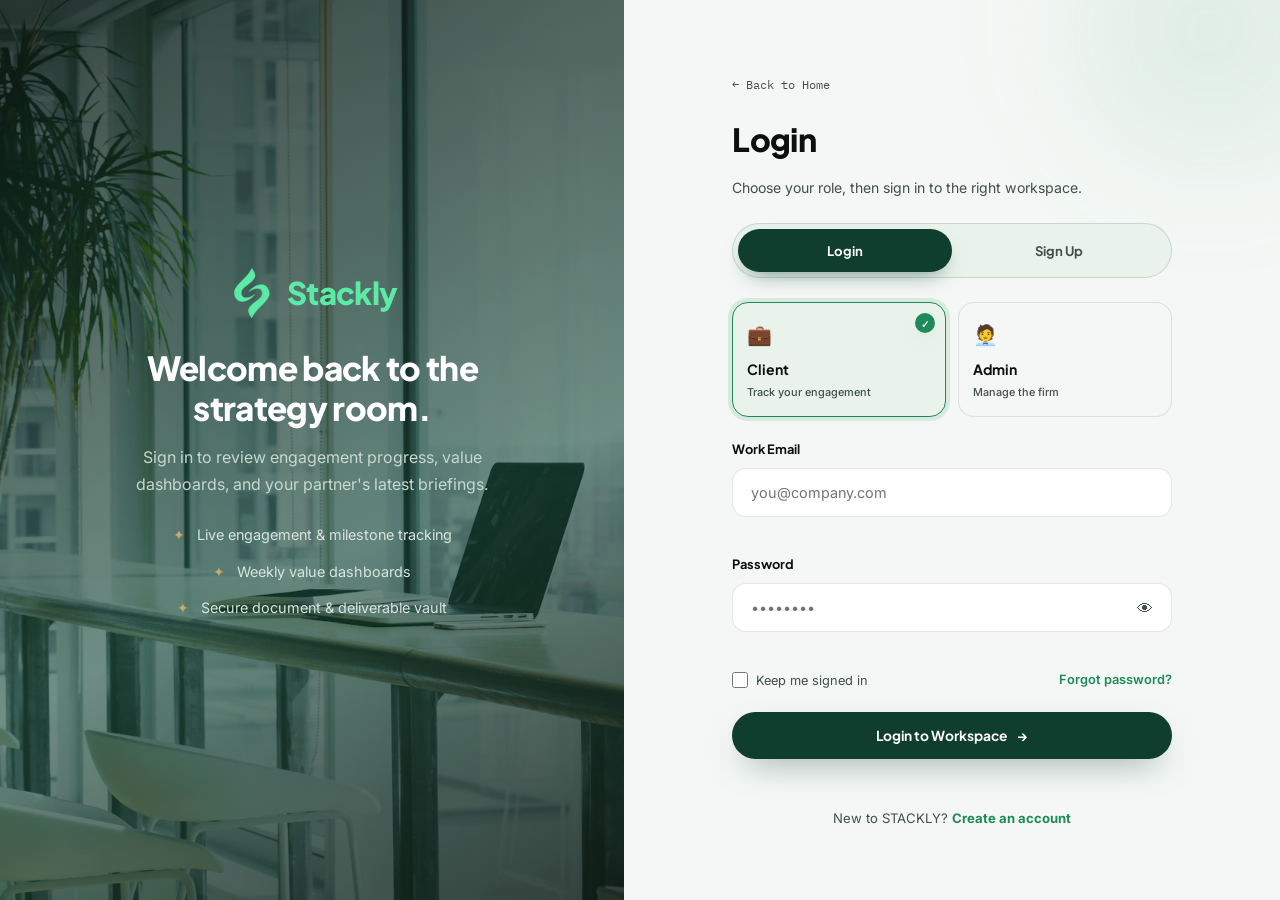
<file: admin-dashboard.html>
<!DOCTYPE html>
<html lang="en">
<head>
<meta charset="UTF-8">
<meta name="viewport" content="width=device-width, initial-scale=1.0">
<title>Admin Dashboard — STACKLY</title>
<link rel="stylesheet" href="css/style.css">
<!-- session gate: runs before paint so a signed-out visitor never sees the workspace -->
<script>
(function () {
  var p = null;
  try { p = JSON.parse(localStorage.getItem('stackly.user') || 'null'); } catch (err) { p = null; }
  if (!p || !p.email) location.replace('login.html');
  else if (p.role !== 'admin') location.replace('client-dashboard.html');
})();
</script>
</head>
<body class="dash-body">
<aside class="dash-side">
  <button class="side-close" aria-label="Close menu">✕</button>
  <a href="admin-dashboard.html" class="logo"><span class="mark">◆</span>Stack<span class="tail">ly</span></a>

  <div class="side-id">
    <span class="side-avatar">MH</span>
    <div class="side-id-text">
      <small>Welcome back</small>
      <b>Marcus Hale</b>
      <span class="side-role is-admin">Admin workspace</span>
    </div>
  </div>
  <span class="side-mail" title="marcus.hale@stackly.consulting">marcus.hale@stackly.consulting</span>

  <nav class="dash-nav">
    <a href="#overview" data-view="overview" class="active">📊 Overview</a>
    <a href="#engagements" data-view="engagements">📁 Engagements</a>
    <a href="#clients" data-view="clients">👥 Clients</a>
    <a href="#consultants" data-view="consultants">🧑‍💼 Consultants</a>
    <a href="#revenue" data-view="revenue">💰 Revenue</a>
    <a href="#proposals" data-view="proposals">📄 Proposals</a>
    <a href="#settings" data-view="settings">⚙️ Settings</a>
  </nav>

  <div class="side-bottom">
    <nav class="dash-nav">
      <a href="#support" data-view="support">🛟 Support</a>
      <a href="login.html" class="logout">↩ Logout</a>
    </nav>
  </div>
</aside>

<main class="dash-main">
  <div class="dash-topbar">
    <div class="dash-topbar-left">
      <a href="admin-dashboard.html" class="logo dash-topbar-logo"><span class="mark">◆</span>Stack<span class="tail">ly</span></a>
      <h1 data-title>Good morning, <span>Marcus</span> — firm overview</h1>
    </div>
    <div class="dash-user">
      <button class="icon-btn" onclick="location.href='404dash.html'" aria-label="Notifications">🔔</button>
      <button class="icon-btn" onclick="location.href='404dash.html'" aria-label="Search">🔍</button>
      <button class="icon-btn dash-menu-toggle" aria-label="Toggle sidebar">☰</button>
      <span class="avatar">MH</span>
    </div>
  </div>

  <!-- greeting block (mobile only) -->
  <div class="dash-welcome">
    <b>Good morning, Marcus</b>
    <span>Firm overview · 18 active engagements</span>
  </div>

  <!-- ============ OVERVIEW ============ -->
  <section class="dash-view" data-panel="overview">
    <div class="stat-grid">
      <div class="stat-card"><span class="s-ic bg-cobalt">📁</span><div><b><span data-count="18">0</span></b><span>Active engagements</span></div></div>
      <div class="stat-card"><span class="s-ic bg-violet">👥</span><div><b><span data-count="42">0</span></b><span>Client accounts</span></div></div>
      <div class="stat-card"><span class="s-ic bg-brass">💰</span><div><b>$<span data-count="4.6">0</span>M</b><span>Revenue — FY26 YTD</span></div></div>
      <div class="stat-card"><span class="s-ic bg-teal">🎯</span><div><b><span data-count="93">0</span>%</b><span>Milestones on schedule</span></div></div>
    </div>

    <div class="dash-cols">
      <div class="dash-panel">
        <h2>Active engagements <a href="404dash.html" class="btn btn-grad">+ New Engagement</a></h2>
        <div class="table-scroll">
        <table class="dash-table">
          <thead><tr><th>Client</th><th>Practice</th><th>Partner</th><th>Phase</th><th>Status</th></tr></thead>
          <tbody>
            <tr><td>Meridian Retail Group</td><td>Growth Strategy</td><td>M. Hale</td><td>Deploy</td><td><span class="pill ok">ON TRACK</span></td></tr>
            <tr><td>Kite &amp; Co Fintech</td><td>Market Entry</td><td>I. Sato</td><td>Design</td><td><span class="pill info">IN REVIEW</span></td></tr>
            <tr><td>Vela Energy</td><td>M&amp;A Advisory</td><td>T. Ferreira</td><td>Diagnose</td><td><span class="pill ok">ON TRACK</span></td></tr>
            <tr><td>Arque Logistics</td><td>Digital</td><td>A. Diallo</td><td>Deploy</td><td><span class="pill warn">AT RISK</span></td></tr>
            <tr><td>Orva Manufacturing</td><td>Operating Model</td><td>I. Sato</td><td>Compound</td><td><span class="pill ok">ON TRACK</span></td></tr>
          </tbody>
        </table>
        </div>
      </div>
      <div class="dash-panel">
        <h2>Revenue by practice</h2>
        <div class="bar-row"><b>GROWTH</b><div class="bar-track"><div class="bar-fill bg-cobalt" data-w="86"></div></div><span>$1.4M</span></div>
        <div class="bar-row"><b>M&amp;A</b><div class="bar-track"><div class="bar-fill bg-violet" data-w="72"></div></div><span>$1.1M</span></div>
        <div class="bar-row"><b>OPS</b><div class="bar-track"><div class="bar-fill bg-brass" data-w="60"></div></div><span>$0.9M</span></div>
        <div class="bar-row"><b>DIGITAL</b><div class="bar-track"><div class="bar-fill bg-teal" data-w="48"></div></div><span>$0.7M</span></div>
        <div class="bar-row"><b>ENTRY</b><div class="bar-track"><div class="bar-fill bg-rose" data-w="34"></div></div><span>$0.5M</span></div>
        <h2 style="margin-top:24px;">Pending approvals</h2>
        <div class="info-card" style="margin-bottom:12px;"><span class="i-ic bg-violet">📄</span><div><h3>Proposal — Helix Biotech</h3><p>Full engagement · awaiting partner sign-off</p></div></div>
        <div class="info-card"><span class="i-ic bg-brass">🧾</span><div><h3>Invoice #FY26-114</h3><p>Outcome-linked tranche · Meridian</p></div></div>
      </div>
    </div>

    <div class="dash-cols" style="grid-template-columns:1fr 1.5fr;">
      <div class="dash-panel">
        <h2>Consultant utilisation</h2>
        <div class="bar-row"><b>M. HALE</b><div class="bar-track"><div class="bar-fill bg-cobalt" data-w="92"></div></div><span>92%</span></div>
        <div class="bar-row"><b>I. SATO</b><div class="bar-track"><div class="bar-fill bg-violet" data-w="84"></div></div><span>84%</span></div>
        <div class="bar-row"><b>T. FERREIRA</b><div class="bar-track"><div class="bar-fill bg-brass" data-w="76"></div></div><span>76%</span></div>
        <div class="bar-row"><b>A. DIALLO</b><div class="bar-track"><div class="bar-fill bg-teal" data-w="88"></div></div><span>88%</span></div>
      </div>
      <div class="dash-panel">
        <h2>This week <a href="404dash.html" class="btn btn-ghost" style="color:var(--forest);">Full calendar</a></h2>
        <div class="table-scroll">
        <table class="dash-table">
          <thead><tr><th>Day</th><th>Session</th><th>Client</th><th>Lead</th></tr></thead>
          <tbody>
            <tr><td>Mon</td><td>Weekly value review</td><td>Meridian Retail</td><td>M. Hale</td></tr>
            <tr><td>Tue</td><td>Diligence readout</td><td>Vela Energy</td><td>T. Ferreira</td></tr>
            <tr><td>Wed</td><td>Pricing workshop</td><td>Kite &amp; Co</td><td>I. Sato</td></tr>
            <tr><td>Fri</td><td>Steering committee</td><td>Arque Logistics</td><td>A. Diallo</td></tr>
          </tbody>
        </table>
        </div>
      </div>
    </div>
  </section>

  <!-- ============ ENGAGEMENTS ============ -->
  <section class="dash-view" data-panel="engagements" hidden>
    <div class="stat-grid">
      <div class="stat-card"><span class="s-ic bg-cobalt">📁</span><div><b><span data-count="18">0</span></b><span>Active</span></div></div>
      <div class="stat-card"><span class="s-ic bg-teal">✅</span><div><b><span data-count="240">0</span></b><span>Delivered since 2014</span></div></div>
      <div class="stat-card"><span class="s-ic bg-brass">⚠️</span><div><b><span data-count="2">0</span></b><span>Flagged at risk</span></div></div>
      <div class="stat-card"><span class="s-ic bg-violet">📅</span><div><b><span data-count="11">0</span>mo</b><span>Median duration</span></div></div>
    </div>
    <div class="dash-panel">
      <h2>Engagement register <a href="404dash.html" class="btn btn-grad">+ New Engagement</a></h2>
      <div class="table-scroll">
      <table class="dash-table">
        <thead><tr><th>Ref</th><th>Client</th><th>Practice</th><th>Partner</th><th>Phase</th><th>Value</th><th>Status</th></tr></thead>
        <tbody>
          <tr><td>ENG-241</td><td>Meridian Retail Group</td><td>Growth Strategy</td><td>M. Hale</td><td>Deploy</td><td>$95k</td><td><span class="pill ok">ON TRACK</span></td></tr>
          <tr><td>ENG-240</td><td>Kite &amp; Co Fintech</td><td>Market Entry</td><td>I. Sato</td><td>Design</td><td>$140k</td><td><span class="pill info">IN REVIEW</span></td></tr>
          <tr><td>ENG-238</td><td>Vela Energy</td><td>M&amp;A Advisory</td><td>T. Ferreira</td><td>Diagnose</td><td>$310k</td><td><span class="pill ok">ON TRACK</span></td></tr>
          <tr><td>ENG-236</td><td>Arque Logistics</td><td>Digital</td><td>A. Diallo</td><td>Deploy</td><td>$225k</td><td><span class="pill warn">AT RISK</span></td></tr>
          <tr><td>ENG-233</td><td>Orva Manufacturing</td><td>Operating Model</td><td>I. Sato</td><td>Compound</td><td>$180k</td><td><span class="pill ok">ON TRACK</span></td></tr>
          <tr><td>ENG-231</td><td>Helix Biotech</td><td>Turnaround</td><td>M. Hale</td><td>Design</td><td>$260k</td><td><span class="pill ok">ON TRACK</span></td></tr>
          <tr><td>ENG-229</td><td>Northwind Capital</td><td>M&amp;A Advisory</td><td>T. Ferreira</td><td>Deploy</td><td>$420k</td><td><span class="pill info">IN REVIEW</span></td></tr>
          <tr><td>ENG-226</td><td>Lumen Health</td><td>Market Entry</td><td>A. Diallo</td><td>Compound</td><td>$120k</td><td><span class="pill ok">ON TRACK</span></td></tr>
        </tbody>
      </table>
      </div>
    </div>
  </section>

  <!-- ============ CLIENTS ============ -->
  <section class="dash-view" data-panel="clients" hidden>
    <div class="stat-grid">
      <div class="stat-card"><span class="s-ic bg-violet">👥</span><div><b><span data-count="42">0</span></b><span>Client accounts</span></div></div>
      <div class="stat-card"><span class="s-ic bg-teal">🔁</span><div><b><span data-count="96">0</span>%</b><span>Re-engagement rate</span></div></div>
      <div class="stat-card"><span class="s-ic bg-cobalt">🏭</span><div><b><span data-count="18">0</span></b><span>Industries served</span></div></div>
      <div class="stat-card"><span class="s-ic bg-brass">⭐</span><div><b><span data-count="72">0</span></b><span>Net promoter score</span></div></div>
    </div>
    <div class="dash-panel">
      <h2>Client accounts <a href="404dash.html" class="btn btn-grad">Add client</a></h2>
      <div class="table-scroll">
      <table class="dash-table">
        <thead><tr><th>Client</th><th>Industry</th><th>Primary contact</th><th>Engagements</th><th>Lifetime value</th><th>Health</th></tr></thead>
        <tbody>
          <tr><td>Meridian Retail Group</td><td>Retail</td><td>Priya Raghavan</td><td>4</td><td>$610k</td><td><span class="pill ok">STRONG</span></td></tr>
          <tr><td>Kite &amp; Co Fintech</td><td>Financial services</td><td>Daniel Okafor</td><td>2</td><td>$265k</td><td><span class="pill ok">STRONG</span></td></tr>
          <tr><td>Orva Manufacturing</td><td>Manufacturing</td><td>Helena Voss</td><td>3</td><td>$480k</td><td><span class="pill ok">STRONG</span></td></tr>
          <tr><td>Vela Energy</td><td>Energy</td><td>Tomas Ruiz</td><td>1</td><td>$310k</td><td><span class="pill info">NEW</span></td></tr>
          <tr><td>Arque Logistics</td><td>Logistics</td><td>Sana Malik</td><td>2</td><td>$395k</td><td><span class="pill warn">WATCH</span></td></tr>
          <tr><td>Helix Biotech</td><td>Life sciences</td><td>Nils Berger</td><td>1</td><td>$260k</td><td><span class="pill info">NEW</span></td></tr>
          <tr><td>Northwind Capital</td><td>Private equity</td><td>Claire Bennett</td><td>5</td><td>$1.2M</td><td><span class="pill ok">STRONG</span></td></tr>
        </tbody>
      </table>
      </div>
    </div>
  </section>

  <!-- ============ CONSULTANTS ============ -->
  <section class="dash-view" data-panel="consultants" hidden>
    <div class="dash-cols">
      <div class="dash-panel">
        <h2>Roster <a href="404dash.html" class="btn btn-grad">Add consultant</a></h2>
        <div class="table-scroll">
        <table class="dash-table">
          <thead><tr><th>Name</th><th>Role</th><th>Practice</th><th>Engagements</th><th>Status</th></tr></thead>
          <tbody>
            <tr><td>Marcus Hale</td><td>Managing Partner</td><td>Growth</td><td>5</td><td><span class="pill warn">AT CAPACITY</span></td></tr>
            <tr><td>Ingrid Sato</td><td>Partner</td><td>Market Entry</td><td>4</td><td><span class="pill ok">AVAILABLE</span></td></tr>
            <tr><td>Tomás Ferreira</td><td>Partner</td><td>M&amp;A</td><td>3</td><td><span class="pill ok">AVAILABLE</span></td></tr>
            <tr><td>Amara Diallo</td><td>Principal</td><td>Digital</td><td>4</td><td><span class="pill warn">AT CAPACITY</span></td></tr>
            <tr><td>Jonas Lindqvist</td><td>Engagement Manager</td><td>Operating Model</td><td>2</td><td><span class="pill ok">AVAILABLE</span></td></tr>
          </tbody>
        </table>
        </div>
      </div>
      <div class="dash-panel">
        <h2>Utilisation</h2>
        <div class="bar-row"><b>M. HALE</b><div class="bar-track"><div class="bar-fill bg-cobalt" data-w="92"></div></div><span>92%</span></div>
        <div class="bar-row"><b>I. SATO</b><div class="bar-track"><div class="bar-fill bg-violet" data-w="84"></div></div><span>84%</span></div>
        <div class="bar-row"><b>T. FERREIRA</b><div class="bar-track"><div class="bar-fill bg-brass" data-w="76"></div></div><span>76%</span></div>
        <div class="bar-row"><b>A. DIALLO</b><div class="bar-track"><div class="bar-fill bg-teal" data-w="88"></div></div><span>88%</span></div>
        <div class="bar-row"><b>J. LINDQVIST</b><div class="bar-track"><div class="bar-fill bg-rose" data-w="61"></div></div><span>61%</span></div>
        <h2 style="margin-top:24px;">Firm average</h2>
        <div class="info-card"><span class="i-ic bg-cobalt">📊</span><div><h3>80% billable utilisation</h3><p>Target band is 72–85% — within range</p></div></div>
      </div>
    </div>
  </section>

  <!-- ============ REVENUE ============ -->
  <section class="dash-view" data-panel="revenue" hidden>
    <div class="stat-grid">
      <div class="stat-card"><span class="s-ic bg-brass">💰</span><div><b>$<span data-count="4.6">0</span>M</b><span>FY26 YTD</span></div></div>
      <div class="stat-card"><span class="s-ic bg-teal">📈</span><div><b>+<span data-count="22">0</span>%</b><span>vs FY25</span></div></div>
      <div class="stat-card"><span class="s-ic bg-cobalt">🎯</span><div><b>$<span data-count="1.4">0</span>M</b><span>Outcome-linked</span></div></div>
      <div class="stat-card"><span class="s-ic bg-violet">🧾</span><div><b>$<span data-count="680">0</span>k</b><span>Outstanding</span></div></div>
    </div>
    <div class="dash-cols">
      <div class="dash-panel">
        <h2>Revenue by quarter</h2>
        <div class="bar-row"><b>Q1 FY26</b><div class="bar-track"><div class="bar-fill bg-cobalt" data-w="58"></div></div><span>$0.9M</span></div>
        <div class="bar-row"><b>Q2 FY26</b><div class="bar-track"><div class="bar-fill bg-violet" data-w="72"></div></div><span>$1.1M</span></div>
        <div class="bar-row"><b>Q3 FY26</b><div class="bar-track"><div class="bar-fill bg-brass" data-w="84"></div></div><span>$1.3M</span></div>
        <div class="bar-row"><b>Q4 FY26</b><div class="bar-track"><div class="bar-fill bg-teal" data-w="88"></div></div><span>$1.3M</span></div>
        <h2 style="margin-top:24px;">By practice</h2>
        <div class="bar-row"><b>GROWTH</b><div class="bar-track"><div class="bar-fill bg-cobalt" data-w="86"></div></div><span>$1.4M</span></div>
        <div class="bar-row"><b>M&amp;A</b><div class="bar-track"><div class="bar-fill bg-violet" data-w="72"></div></div><span>$1.1M</span></div>
        <div class="bar-row"><b>OPS</b><div class="bar-track"><div class="bar-fill bg-brass" data-w="60"></div></div><span>$0.9M</span></div>
        <div class="bar-row"><b>DIGITAL</b><div class="bar-track"><div class="bar-fill bg-teal" data-w="48"></div></div><span>$0.7M</span></div>
        <div class="bar-row"><b>ENTRY</b><div class="bar-track"><div class="bar-fill bg-rose" data-w="34"></div></div><span>$0.5M</span></div>
      </div>
      <div class="dash-panel">
        <h2>Top accounts <a href="404dash.html" class="btn btn-ghost" style="color:var(--forest);">Export</a></h2>
        <div class="table-scroll">
        <table class="dash-table">
          <thead><tr><th>Client</th><th>FY26</th><th>Share</th></tr></thead>
          <tbody>
            <tr><td>Northwind Capital</td><td>$820k</td><td>18%</td></tr>
            <tr><td>Vela Energy</td><td>$610k</td><td>13%</td></tr>
            <tr><td>Arque Logistics</td><td>$540k</td><td>12%</td></tr>
            <tr><td>Orva Manufacturing</td><td>$470k</td><td>10%</td></tr>
            <tr><td>Meridian Retail Group</td><td>$430k</td><td>9%</td></tr>
          </tbody>
        </table>
        </div>
        <h2 style="margin-top:24px;">Collections</h2>
        <div class="info-card" style="margin-bottom:12px;"><span class="i-ic bg-teal">✅</span><div><h3>$3.9M settled</h3><p>Average days to pay — 24</p></div></div>
        <div class="info-card"><span class="i-ic bg-brass">⏳</span><div><h3>$680k outstanding</h3><p>$95k past due across 2 invoices</p></div></div>
      </div>
    </div>
  </section>

  <!-- ============ PROPOSALS ============ -->
  <section class="dash-view" data-panel="proposals" hidden>
    <div class="stat-grid">
      <div class="stat-card"><span class="s-ic bg-cobalt">📄</span><div><b><span data-count="9">0</span></b><span>Live proposals</span></div></div>
      <div class="stat-card"><span class="s-ic bg-brass">💵</span><div><b>$<span data-count="2.1">0</span>M</b><span>Pipeline value</span></div></div>
      <div class="stat-card"><span class="s-ic bg-teal">🏆</span><div><b><span data-count="61">0</span>%</b><span>Win rate</span></div></div>
      <div class="stat-card"><span class="s-ic bg-violet">⏱️</span><div><b><span data-count="17">0</span>d</b><span>Median decision time</span></div></div>
    </div>
    <div class="dash-panel">
      <h2>Proposal pipeline <a href="404dash.html" class="btn btn-grad">Draft proposal</a></h2>
      <div class="table-scroll">
      <table class="dash-table">
        <thead><tr><th>Ref</th><th>Prospect</th><th>Practice</th><th>Owner</th><th>Value</th><th>Stage</th></tr></thead>
        <tbody>
          <tr><td>PRP-118</td><td>Helix Biotech</td><td>Turnaround</td><td>M. Hale</td><td>$260k</td><td><span class="pill warn">AWAITING SIGN-OFF</span></td></tr>
          <tr><td>PRP-117</td><td>Sable Foods</td><td>Operating Model</td><td>I. Sato</td><td>$185k</td><td><span class="pill info">WITH CLIENT</span></td></tr>
          <tr><td>PRP-115</td><td>Cobalt Rail</td><td>Digital</td><td>A. Diallo</td><td>$340k</td><td><span class="pill info">WITH CLIENT</span></td></tr>
          <tr><td>PRP-114</td><td>Union Pharma</td><td>Market Entry</td><td>T. Ferreira</td><td>$220k</td><td><span class="pill ok">SCOPING</span></td></tr>
          <tr><td>PRP-112</td><td>Marlow Group</td><td>M&amp;A Advisory</td><td>T. Ferreira</td><td>$505k</td><td><span class="pill ok">SCOPING</span></td></tr>
          <tr><td>PRP-109</td><td>Aster Utilities</td><td>Growth Strategy</td><td>M. Hale</td><td>$150k</td><td><span class="pill bad">DECLINED</span></td></tr>
        </tbody>
      </table>
      </div>
    </div>
  </section>

  <!-- ============ SETTINGS ============ -->
  <section class="dash-view" data-panel="settings" hidden>
    <div class="dash-cols">
      <div class="dash-panel">
        <h2>Firm profile</h2>
        <div class="form-row">
          <div class="form-field"><label for="afName">Firm name</label><input id="afName" type="text" value="STACKLY Strategy Consulting"><span class="field-msg"></span></div>
          <div class="form-field"><label for="afLead">Managing partner</label><input id="afLead" type="text" value="Marcus Hale"><span class="field-msg"></span></div>
        </div>
        <div class="form-row">
          <div class="form-field"><label for="afMail">Desk email</label><input id="afMail" type="email" value="hello@stackly.consulting"><span class="field-msg"></span></div>
          <div class="form-field"><label for="afPhone">Desk phone</label><input id="afPhone" type="tel" value="1234567890" maxlength="10" inputmode="numeric"><span class="field-msg"></span></div>
        </div>
        <div class="form-field"><label for="afAddr">Head office</label><input id="afAddr" type="text" value="Level 21, 88 Collins Street, Melbourne VIC 3000"><span class="field-msg"></span></div>
        <a href="404dash.html" class="btn btn-grad" style="width:100%;justify-content:center;">Save changes <span class="arr">→</span></a>
      </div>
      <div class="dash-panel">
        <h2>Alerts &amp; approvals</h2>
        <label class="toggle-row"><span><b>At-risk engagements</b><small>Alert when a phase slips</small></span><input type="checkbox" checked><i></i></label>
        <label class="toggle-row"><span><b>Proposal decisions</b><small>When a prospect responds</small></span><input type="checkbox" checked><i></i></label>
        <label class="toggle-row"><span><b>Invoice approvals</b><small>Require partner sign-off above $50k</small></span><input type="checkbox" checked><i></i></label>
        <label class="toggle-row"><span><b>Utilisation warnings</b><small>When a consultant passes 90%</small></span><input type="checkbox"><i></i></label>
        <label class="toggle-row"><span><b>Weekly firm digest</b><small>Monday summary across all accounts</small></span><input type="checkbox" checked><i></i></label>
        <h2 style="margin-top:24px;">Access</h2>
        <a href="404dash.html" class="btn btn-ghost" style="width:100%;justify-content:center;color:var(--forest);">Manage team permissions</a>
      </div>
    </div>
  </section>

  <!-- ============ SUPPORT ============ -->
  <section class="dash-view" data-panel="support" hidden>
    <div class="dash-cols">
      <div class="dash-panel">
        <h2>Internal support</h2>
        <div class="info-card" style="margin-bottom:12px;"><span class="i-ic bg-cobalt">🛠️</span><div><h3>Workspace &amp; IT desk</h3><p>ext. 214 · Mon–Fri, 8:00–19:00</p></div></div>
        <div class="info-card" style="margin-bottom:12px;"><span class="i-ic bg-violet">📊</span><div><h3>Data &amp; reporting team</h3><p>data@stackly.consulting</p></div></div>
        <div class="info-card" style="margin-bottom:12px;"><span class="i-ic bg-brass">⚖️</span><div><h3>Contracts &amp; legal</h3><p>For scope changes and outcome clauses</p></div></div>
        <div class="info-card"><span class="i-ic bg-teal">📘</span><div><h3>Admin handbook</h3><p>Engagement setup, billing rules, approvals</p></div></div>
        <a href="404dash.html" class="btn btn-grad" style="width:100%;justify-content:center;margin-top:16px;">Raise an internal ticket <span class="arr">→</span></a>
      </div>
      <div class="dash-panel">
        <h2>Common questions</h2>
        <div class="faq-list">
          <details class="faq"><summary>How do I open a new engagement record?<span class="pl">＋</span></summary><div class="faq-body">Engagements → + New Engagement. A record needs a signed proposal reference, a lead partner and an agreed baseline metric before it can move to Diagnose.</div></details>
          <details class="faq"><summary>Who approves outcome-linked invoices?<span class="pl">＋</span></summary><div class="faq-body">Any invoice with an outcome tranche needs the lead partner plus one other partner. Approvals above $50k route to the managing partner automatically.</div></details>
          <details class="faq"><summary>How is utilisation calculated?<span class="pl">＋</span></summary><div class="faq-body">Billable hours divided by available hours over a rolling 8-week window, excluding approved leave and internal investment time.</div></details>
          <details class="faq"><summary>Can I grant a client extra workspace seats?<span class="pl">＋</span></summary><div class="faq-body">Yes — Settings → Manage team permissions. Named contacts on the contract can be provisioned within one business day.</div></details>
        </div>
      </div>
    </div>
  </section>
</main>
<script src="js/script.js"></script>
</body>
</html>
</file>
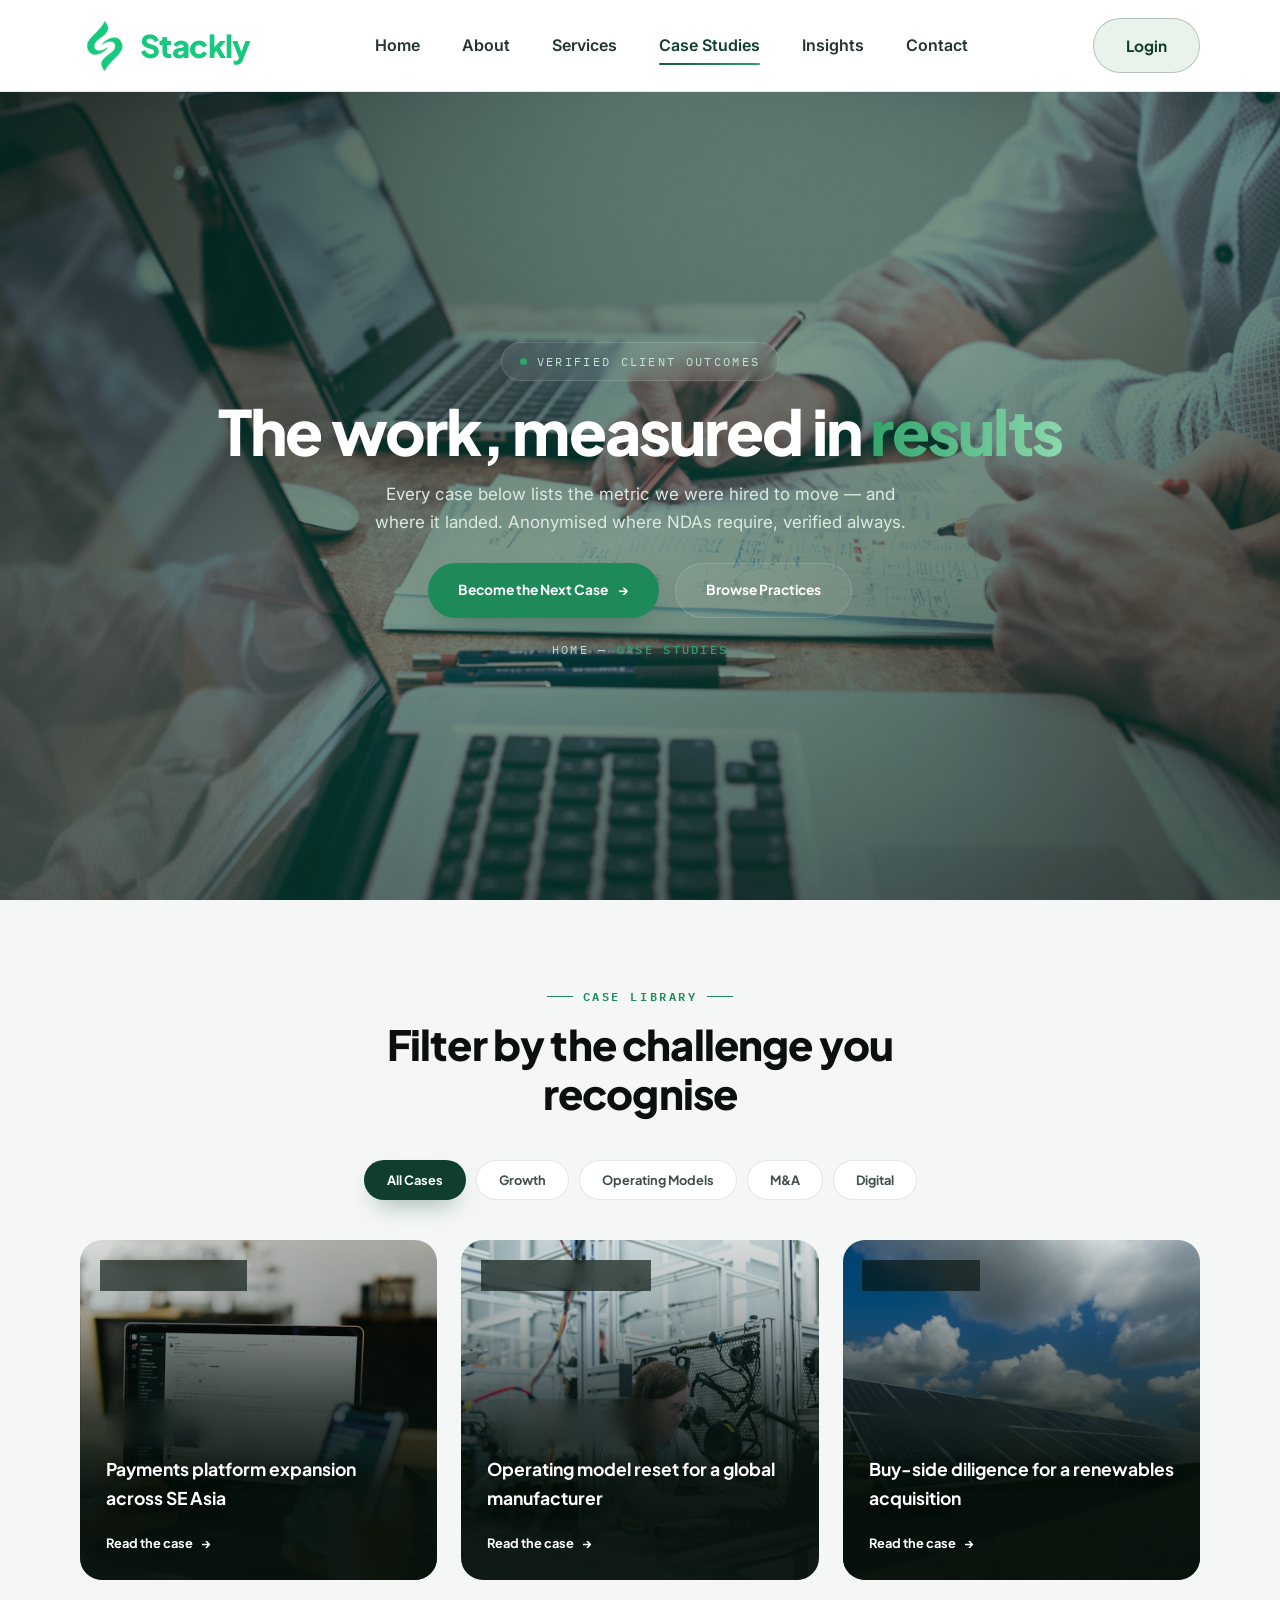
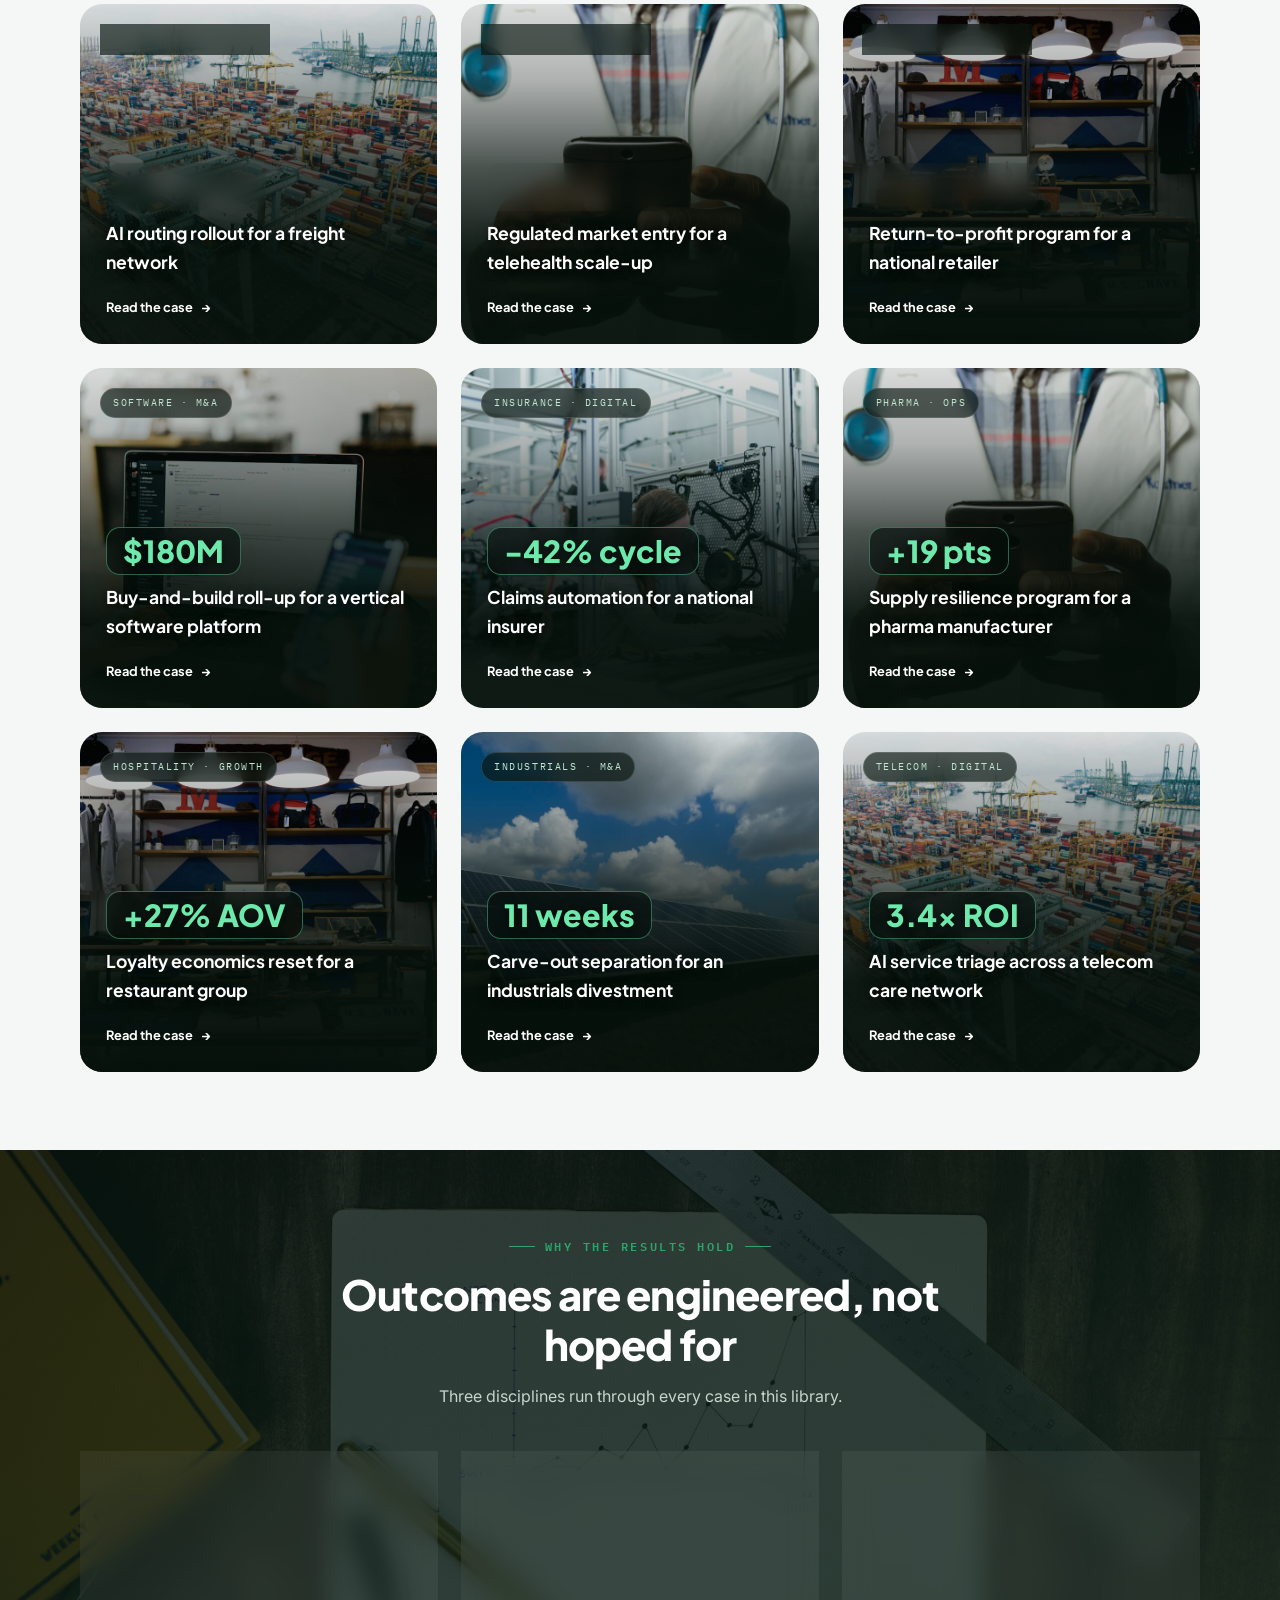
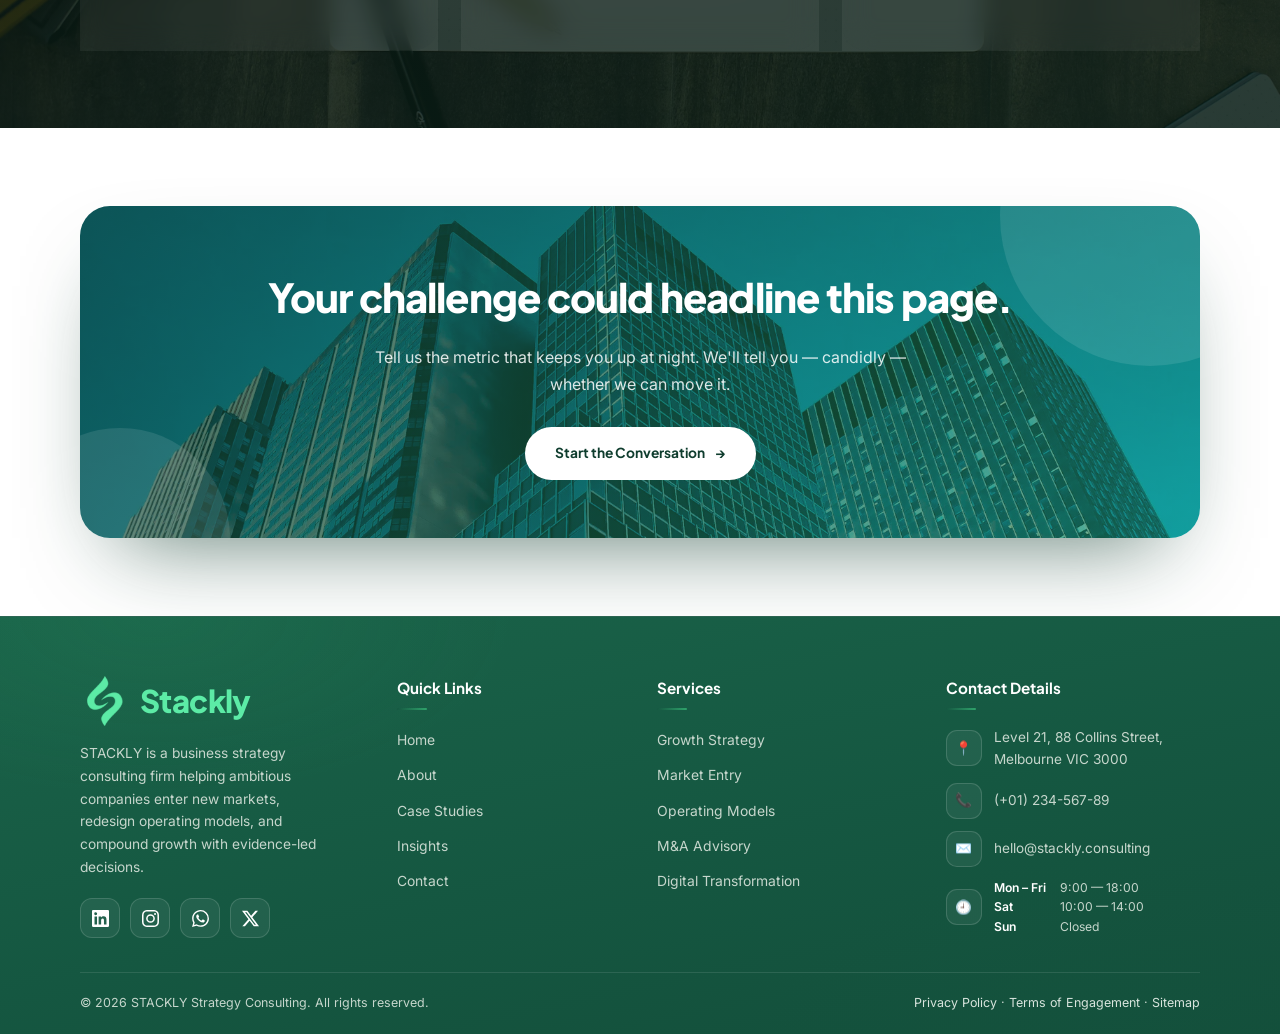
<file: case-studies.html>
﻿<!DOCTYPE html>
<html lang="en">
<head>
<meta charset="UTF-8">
<meta name="viewport" content="width=device-width, initial-scale=1.0">
<title>Case Studies — STACKLY Business Strategy Consulting</title>
<link rel="stylesheet" href="css/style.css">
</head>
<body>
<header class="site-head">
  <div class="wrap head-in">
    <a href="index.html" class="logo"><span class="mark">◆</span>Stack<span class="tail">ly</span></a>
    <nav class="main-nav">
      <a href="index.html" >Home</a>
      <a href="about.html" >About</a>
      <a href="services.html" >Services</a>
      <a href="case-studies.html" class="active">Case Studies</a>
      <a href="insights.html" >Insights</a>
      <a href="contact.html" >Contact</a>
    </nav>
    <div class="head-cta">
      <a href="login.html" class="btn btn-ghost keep">Login</a>
      <button class="nav-toggle" aria-label="Open menu" aria-expanded="false">☰</button>
    </div>
  </div>
</header>
<!-- HERO -->
<section class="hero page-hero">
  <div class="hero-bg" style="background-image:url('assets/img/hero-case.webp')"></div>
  <div class="wrap">
    <span class="hero-kicker"><span class="dot"></span>Verified client outcomes</span>
    <h1>The work, measured in <span class="grad-text">results</span></h1>
    <p class="lead">Every case below lists the metric we were hired to move — and where it landed. Anonymised where NDAs require, verified always.</p>
    <div class="hero-actions"><a href="404.html" class="btn btn-grad">Become the Next Case <span class="arr">→</span></a><a href="404.html" class="btn btn-ghost">Browse Practices</a></div>
    <span class="crumb"><a href="index.html">Home</a> — <b>Case Studies</b></span>
  </div>
</section>

<!-- FILTERABLE GRID -->
<section class="sec-light">
  <div class="wrap">
    <div class="sec-head center reveal">
      <span class="eyebrow">Case library</span>
      <h2>Filter by the challenge you recognise</h2>
    </div>
    <div class="tabs reveal" style="justify-content:center;">
      <button data-filter="all" class="active">All Cases</button>
      <button data-filter="growth">Growth</button>
      <button data-filter="ops">Operating Models</button>
      <button data-filter="ma">M&amp;A</button>
      <button data-filter="digital">Digital</button>
    </div>
    <div class="case-grid">
      <a href="404.html" class="case-card reveal" data-cat="growth"><div class="cc-bg cc-1"></div><span class="cc-tag">FINTECH · GROWTH</span><span class="kpi">+212%</span><h3>Payments platform expansion across SE Asia</h3><p>Merchant re-segmentation and pricing rebuild unlocked three new revenue engines in 14 months.</p><span class="link">Read the case <span class="arr">→</span></span></a>
      <a href="404.html" class="case-card reveal" data-cat="ops" data-d="1"><div class="cc-bg cc-3"></div><span class="cc-tag">MANUFACTURING · OPS</span><span class="kpi">-31% cost</span><h3>Operating model reset for a global manufacturer</h3><p>Four regional structures merged into one accountable P&amp;L without losing a key account.</p><span class="link">Read the case <span class="arr">→</span></span></a>
      <a href="404.html" class="case-card reveal" data-cat="ma" data-d="2"><div class="cc-bg cc-4"></div><span class="cc-tag">ENERGY · M&amp;A</span><span class="kpi">$420M</span><h3>Buy-side diligence for a renewables acquisition</h3><p>Deal thesis stress-tested, terms renegotiated, and a 100-day integration plan that held.</p><span class="link">Read the case <span class="arr">→</span></span></a>
      <a href="404.html" class="case-card reveal" data-cat="digital"><div class="cc-bg cc-2"></div><span class="cc-tag">LOGISTICS · DIGITAL</span><span class="kpi">4.1× ROI</span><h3>AI routing rollout for a freight network</h3><p>Automation sequenced by payback delivered full return inside the first fiscal year.</p><span class="link">Read the case <span class="arr">→</span></span></a>
      <a href="404.html" class="case-card reveal" data-cat="growth" data-d="1"><div class="cc-bg cc-5"></div><span class="cc-tag">HEALTHTECH · GROWTH</span><span class="kpi">3 markets</span><h3>Regulated market entry for a telehealth scale-up</h3><p>Regulatory mapping and partner strategy launched three countries with zero compliance findings.</p><span class="link">Read the case <span class="arr">→</span></span></a>
      <a href="404.html" class="case-card reveal" data-cat="ops" data-d="2"><div class="cc-bg cc-6"></div><span class="cc-tag">RETAIL · TURNAROUND</span><span class="kpi">9 months</span><h3>Return-to-profit program for a national retailer</h3><p>Cash stabilised in 60 days; cost architecture rebuilt; profitable within three quarters.</p><span class="link">Read the case <span class="arr">→</span></span></a>
      <a href="404.html" class="case-card reveal" data-cat="ma"><div class="cc-bg cc-1"></div><span class="cc-tag">SOFTWARE · M&amp;A</span><span class="kpi">$180M</span><h3>Buy-and-build roll-up for a vertical software platform</h3><p>Four bolt-on targets screened, priced, and folded onto one commercial engine inside 18 months.</p><span class="link">Read the case <span class="arr">→</span></span></a>
      <a href="404.html" class="case-card reveal" data-cat="digital" data-d="1"><div class="cc-bg cc-3"></div><span class="cc-tag">INSURANCE · DIGITAL</span><span class="kpi">-42% cycle</span><h3>Claims automation for a national insurer</h3><p>Straight-through processing rebuilt around decision rules, cutting claim cycle times by 42%.</p><span class="link">Read the case <span class="arr">→</span></span></a>
      <a href="404.html" class="case-card reveal" data-cat="ops" data-d="2"><div class="cc-bg cc-5"></div><span class="cc-tag">PHARMA · OPS</span><span class="kpi">+19 pts</span><h3>Supply resilience program for a pharma manufacturer</h3><p>Dual-sourcing and buffer redesign lifted on-time-in-full by 19 points through a volatile year.</p><span class="link">Read the case <span class="arr">→</span></span></a>
      <a href="404.html" class="case-card reveal" data-cat="growth"><div class="cc-bg cc-6"></div><span class="cc-tag">HOSPITALITY · GROWTH</span><span class="kpi">+27% AOV</span><h3>Loyalty economics reset for a restaurant group</h3><p>Reward mechanics repriced around margin rather than frequency — average order value up 27%.</p><span class="link">Read the case <span class="arr">→</span></span></a>
      <a href="404.html" class="case-card reveal" data-cat="ma" data-d="1"><div class="cc-bg cc-4"></div><span class="cc-tag">INDUSTRIALS · M&amp;A</span><span class="kpi">11 weeks</span><h3>Carve-out separation for an industrials divestment</h3><p>Standalone cost base, TSAs, and day-one readiness delivered eleven weeks ahead of the sale process.</p><span class="link">Read the case <span class="arr">→</span></span></a>
      <a href="404.html" class="case-card reveal" data-cat="digital" data-d="2"><div class="cc-bg cc-2"></div><span class="cc-tag">TELECOM · DIGITAL</span><span class="kpi">3.4× ROI</span><h3>AI service triage across a telecom care network</h3><p>Contact deflection sequenced by payback returned 3.4× in the first year of deployment.</p><span class="link">Read the case <span class="arr">→</span></span></a>
    </div>
  </div>
</section>

<!-- METHOD BAND -->
<section class="sec-dark on-dark">
  <div class="wrap">
    <div class="sec-head center reveal">
      <span class="eyebrow">Why the results hold</span>
      <h2>Outcomes are engineered, not hoped for</h2>
      <p>Three disciplines run through every case in this library.</p>
    </div>
    <div class="stat-grid4" style="grid-template-columns:repeat(3,1fr);">
      <div class="stat-glass reveal" data-tilt><span class="tick">DISCIPLINE 01</span><b>Baseline first</b><span>Every engagement opens by agreeing the metric, the baseline, and the target — in the contract, not the kickoff deck.</span></div>
      <div class="stat-glass reveal" data-d="1" data-tilt><span class="tick">DISCIPLINE 02</span><b>Weekly truth</b><span>Value tracking reviewed with your exec team every week. Slippage surfaces in days, not quarterly reviews.</span></div>
      <div class="stat-glass reveal" data-d="2" data-tilt><span class="tick">DISCIPLINE 03</span><b>Paid on landing</b><span>A slice of our fee sits unpaid until the numbers land. Alignment beats assurances.</span></div>
    </div>
  </div>
</section>

<!-- CTA -->
<section class="cta-band">
  <div class="wrap">
    <div class="cta-box reveal">
      <h2>Your challenge could headline this page.</h2>
      <p>Tell us the metric that keeps you up at night. We'll tell you — candidly — whether we can move it.</p>
      <a href="404.html" class="btn">Start the Conversation <span class="arr">→</span></a>
    </div>
  </div>
</section>
<footer class="site-foot">
  <div class="wrap">
    <div class="foot-top">
      <div class="foot-brand">
        <a href="index.html" class="logo"><span class="mark">◆</span>Stack<span class="tail">ly</span></a>
        <p>STACKLY is a business strategy consulting firm helping ambitious companies enter new markets, redesign operating models, and compound growth with evidence-led decisions.</p>
        <div class="foot-social">
          <a href="404.html" aria-label="LinkedIn" title="LinkedIn"><svg viewBox="0 0 24 24" aria-hidden="true"><path d="M20.45 20.45h-3.56v-5.57c0-1.33-.02-3.04-1.85-3.04-1.85 0-2.14 1.45-2.14 2.94v5.67H9.35V9h3.41v1.56h.05c.48-.9 1.64-1.85 3.37-1.85 3.6 0 4.27 2.37 4.27 5.46v6.28ZM5.34 7.43a2.07 2.07 0 1 1 0-4.13 2.07 2.07 0 0 1 0 4.13Zm1.78 13.02H3.55V9h3.57v11.45ZM22.22 0H1.77C.79 0 0 .77 0 1.73v20.54C0 23.23.79 24 1.77 24h20.45c.98 0 1.78-.77 1.78-1.73V1.73C24 .77 23.2 0 22.22 0Z"/></svg></a>
          <a href="404.html" aria-label="Instagram" title="Instagram"><svg viewBox="0 0 24 24" aria-hidden="true"><path d="M12 2.16c3.2 0 3.58.01 4.85.07 1.17.05 1.8.25 2.23.41.56.22.96.48 1.38.9.42.41.68.81.9 1.38.16.42.36 1.06.41 2.23.06 1.27.07 1.64.07 4.85s-.01 3.58-.07 4.85c-.05 1.17-.25 1.8-.41 2.23-.22.56-.48.96-.9 1.38-.42.42-.82.68-1.38.9-.43.16-1.06.36-2.23.41-1.27.06-1.65.07-4.85.07s-3.58-.01-4.85-.07c-1.17-.05-1.8-.25-2.23-.41a3.81 3.81 0 0 1-1.38-.9c-.42-.42-.68-.82-.9-1.38-.16-.43-.36-1.06-.41-2.23C2.17 15.58 2.16 15.2 2.16 12s.01-3.58.07-4.85c.05-1.17.25-1.81.41-2.23.22-.57.48-.97.9-1.38.42-.42.82-.68 1.38-.9.42-.16 1.06-.36 2.23-.41C8.42 2.17 8.8 2.16 12 2.16ZM12 0C8.74 0 8.33.01 7.05.07c-1.28.06-2.15.26-2.91.56-.79.3-1.46.72-2.13 1.38A5.9 5.9 0 0 0 .63 4.14c-.3.77-.5 1.64-.56 2.91C.01 8.33 0 8.74 0 12s.01 3.67.07 4.95c.06 1.28.26 2.15.56 2.91.3.79.72 1.46 1.38 2.13a5.9 5.9 0 0 0 2.13 1.38c.77.3 1.64.5 2.91.56C8.33 23.99 8.74 24 12 24s3.67-.01 4.95-.07c1.28-.06 2.15-.26 2.91-.56a5.9 5.9 0 0 0 2.13-1.38 5.9 5.9 0 0 0 1.38-2.13c.3-.77.5-1.64.56-2.91.06-1.28.07-1.69.07-4.95s-.01-3.67-.07-4.95c-.06-1.28-.26-2.15-.56-2.91a5.9 5.9 0 0 0-1.38-2.13A5.9 5.9 0 0 0 19.86.63c-.77-.3-1.64-.5-2.91-.56C15.67.01 15.26 0 12 0Zm0 5.84a6.16 6.16 0 1 0 0 12.32 6.16 6.16 0 0 0 0-12.32ZM12 16a4 4 0 1 1 0-8 4 4 0 0 1 0 8Zm7.85-10.41a1.44 1.44 0 1 1-2.88 0 1.44 1.44 0 0 1 2.88 0Z"/></svg></a>
          <a href="404.html" aria-label="WhatsApp" title="WhatsApp"><svg viewBox="0 0 24 24" aria-hidden="true"><path d="M17.47 14.38c-.3-.15-1.76-.87-2.03-.97-.27-.1-.47-.15-.67.15-.2.3-.77.97-.94 1.16-.17.2-.35.22-.64.08-.3-.15-1.26-.47-2.39-1.48a9 9 0 0 1-1.65-2.06c-.18-.3-.02-.46.13-.6.13-.14.3-.35.44-.53.15-.17.2-.3.3-.5.1-.19.05-.37-.02-.51-.08-.15-.67-1.62-.92-2.21-.24-.58-.49-.5-.67-.51h-.57c-.2 0-.52.07-.79.37-.27.3-1.04 1.02-1.04 2.48 0 1.46 1.07 2.87 1.22 3.07.15.2 2.09 3.2 5.07 4.49.71.3 1.26.49 1.7.62.71.23 1.36.2 1.87.12.57-.09 1.75-.72 2-1.42.25-.69.25-1.28.18-1.41-.08-.12-.28-.2-.58-.34m-5.42 7.4a9.87 9.87 0 0 1-5.03-1.37l-.36-.22-3.74.98 1-3.65-.24-.37a9.86 9.86 0 0 1-1.51-5.26 9.88 9.88 0 0 1 16.88-6.99 9.83 9.83 0 0 1 2.9 6.99 9.89 9.89 0 0 1-9.9 9.89M20.46 3.49A11.82 11.82 0 0 0 12.05 0C5.5 0 .16 5.34.16 11.89c0 2.1.55 4.14 1.59 5.95L.06 24l6.3-1.65a11.88 11.88 0 0 0 5.69 1.44h.01c6.55 0 11.89-5.33 11.89-11.89a11.82 11.82 0 0 0-3.48-8.41Z"/></svg></a>
          <a href="404.html" aria-label="X" title="X"><svg viewBox="0 0 24 24" aria-hidden="true"><path d="M18.9 1.15h3.68l-8.04 9.19L24 22.85h-7.41l-5.8-7.584-6.64 7.584H.47l8.6-9.83L0 1.15h7.59l5.24 6.93 6.07-6.93Zm-1.29 19.5h2.04L6.49 3.24H4.3l13.31 17.41Z"/></svg></a>
        </div>
      </div>
      <div class="foot-col">
        <h4>Quick Links</h4>
        <ul>
          <li><a href="index.html">Home</a></li>
          <li><a href="about.html">About</a></li>
          <li><a href="case-studies.html">Case Studies</a></li>
          <li><a href="insights.html">Insights</a></li>
          <li><a href="contact.html">Contact</a></li>
        </ul>
      </div>
      <div class="foot-col">
        <h4>Services</h4>
        <ul>
          <li><a href="404.html">Growth Strategy</a></li>
          <li><a href="404.html">Market Entry</a></li>
          <li><a href="404.html">Operating Models</a></li>
          <li><a href="404.html">M&amp;A Advisory</a></li>
          <li><a href="404.html">Digital Transformation</a></li>
        </ul>
      </div>
      <div class="foot-col">
        <h4>Contact Details</h4>
        <ul class="foot-contact">
          <li><span class="fi">📍</span><span>Level 21, 88 Collins Street,<br>Melbourne VIC 3000</span></li>
          <li><a href="tel:+0123456789"><span class="fi">📞</span><span>(+01) 234-567-89</span></a></li>
          <li><a href="mailto:hello@stackly.consulting"><span class="fi">✉️</span><span>hello@stackly.consulting</span></a></li>
          <li><span class="fi">🕘</span><span class="fc-hours"><span><b>Mon – Fri</b>9:00 — 18:00</span><span><b>Sat</b>10:00 — 14:00</span><span><b>Sun</b>Closed</span></span></li>
        </ul>
      </div>
    </div>
    <div class="foot-bar">
      <span>© 2026 STACKLY Strategy Consulting. All rights reserved.</span>
      <span><a href="404.html">Privacy Policy</a> · <a href="404.html">Terms of Engagement</a> · <a href="404.html">Sitemap</a></span>
    </div>
  </div>
</footer>
<script src="js/script.js"></script>
</body>
</html>
</file>
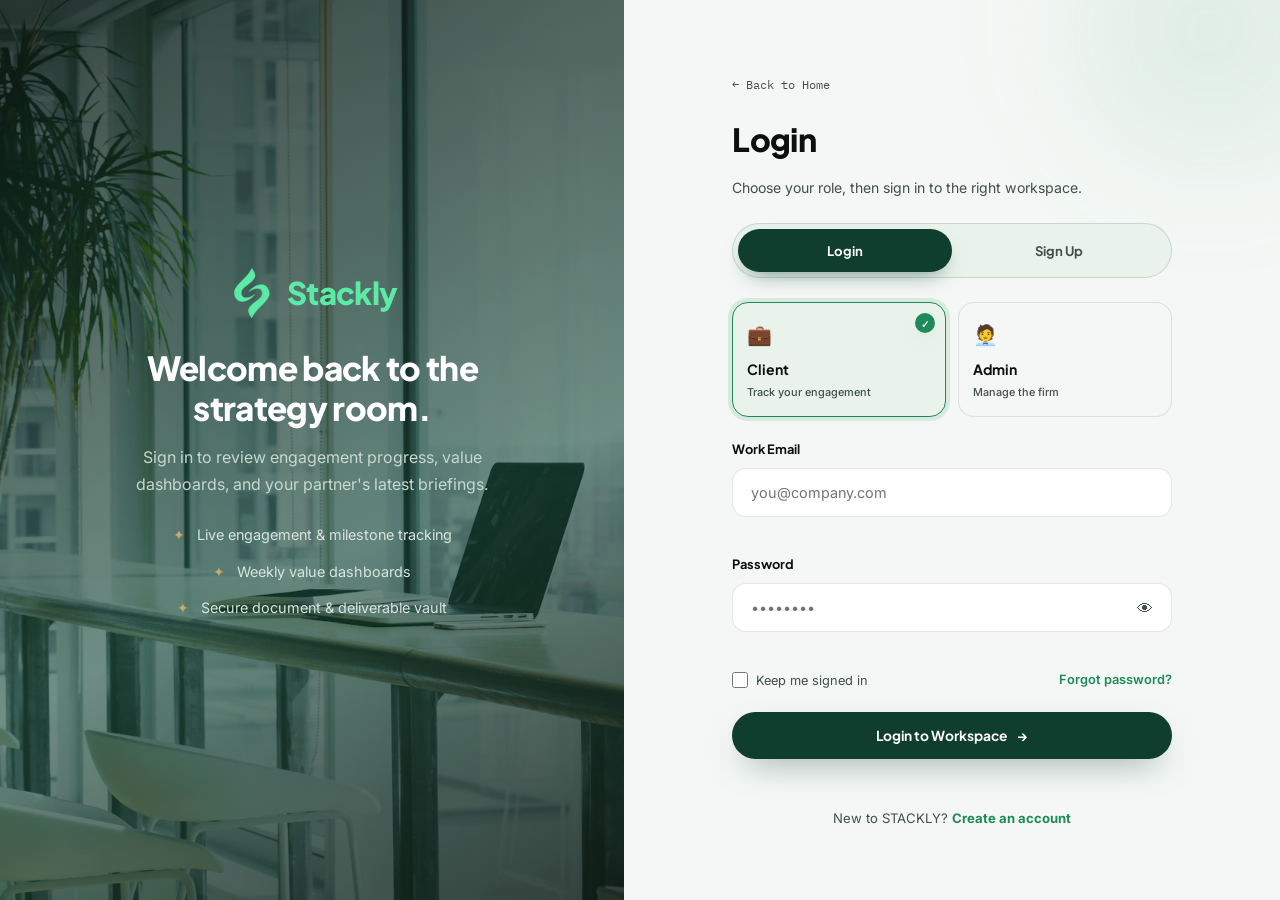
<file: client-dashboard.html>
<!DOCTYPE html>
<html lang="en">
<head>
<meta charset="UTF-8">
<meta name="viewport" content="width=device-width, initial-scale=1.0">
<title>Client Dashboard — STACKLY</title>
<link rel="stylesheet" href="css/style.css">
<!-- session gate: runs before paint so a signed-out visitor never sees the workspace -->
<script>
(function () {
  var p = null;
  try { p = JSON.parse(localStorage.getItem('stackly.user') || 'null'); } catch (err) { p = null; }
  if (!p || !p.email) location.replace('login.html');
  else if (p.role !== 'client') location.replace('admin-dashboard.html');
})();
</script>
</head>
<body class="dash-body">
<aside class="dash-side">
  <button class="side-close" aria-label="Close menu">✕</button>
  <a href="client-dashboard.html" class="logo"><span class="mark">◆</span>Stack<span class="tail">ly</span></a>

  <div class="side-id">
    <span class="side-avatar">PR</span>
    <div class="side-id-text">
      <small>Welcome back</small>
      <b>Priya Raghavan</b>
      <span class="side-role">Client workspace</span>
    </div>
  </div>
  <span class="side-mail" title="priya.raghavan@meridianretail.com">priya.raghavan@meridianretail.com</span>

  <nav class="dash-nav">
    <a href="#overview" data-view="overview" class="active">📊 My Engagement</a>
    <a href="#milestones" data-view="milestones">🎯 Milestones</a>
    <a href="#deliverables" data-view="deliverables">📄 Deliverables</a>
    <a href="#bookings" data-view="bookings">🗓️ Bookings</a>
    <a href="#messages" data-view="messages">💬 Messages</a>
    <a href="#invoices" data-view="invoices">🧾 Invoices</a>
    <a href="#settings" data-view="settings">⚙️ Settings</a>
  </nav>

  <div class="side-bottom">
    <nav class="dash-nav">
      <a href="#support" data-view="support">🛟 Support</a>
      <a href="login.html" class="logout">↩ Logout</a>
    </nav>
  </div>
</aside>

<main class="dash-main">
  <div class="dash-topbar">
    <div class="dash-topbar-left">
      <a href="client-dashboard.html" class="logo dash-topbar-logo"><span class="mark">◆</span>Stack<span class="tail">ly</span></a>
      <h1 data-title>Welcome back, <span>Priya</span> — Meridian Retail Group</h1>
    </div>
    <div class="dash-user">
      <button class="icon-btn" onclick="location.href='404dash.html'" aria-label="Notifications">🔔</button>
      <button class="icon-btn" onclick="location.href='404dash.html'" aria-label="Messages">💬</button>
      <button class="icon-btn dash-menu-toggle" aria-label="Toggle sidebar">☰</button>
      <span class="avatar">PR</span>
    </div>
  </div>

  <!-- greeting block (mobile only) -->
  <div class="dash-welcome">
    <b>Welcome back, Priya</b>
    <span>Meridian Retail Group · Growth Strategy engagement</span>
  </div>

  <!-- ============ MY ENGAGEMENT ============ -->
  <section class="dash-view" data-panel="overview">
    <div class="stat-grid">
      <div class="stat-card"><span class="s-ic bg-cobalt">📈</span><div><b>+<span data-count="38">0</span>%</b><span>Revenue vs baseline</span></div></div>
      <div class="stat-card"><span class="s-ic bg-violet">🎯</span><div><b><span data-count="9">0</span>/12</b><span>Milestones complete</span></div></div>
      <div class="stat-card"><span class="s-ic bg-brass">📄</span><div><b><span data-count="14">0</span></b><span>Deliverables in vault</span></div></div>
      <div class="stat-card"><span class="s-ic bg-teal">🗓️</span><div><b><span data-count="3">0</span></b><span>Sessions this month</span></div></div>
    </div>

    <div class="dash-cols">
      <div class="dash-panel">
        <h2>Engagement roadmap — Growth Strategy <span class="pill ok">PHASE 3 · DEPLOY</span></h2>
        <div class="bar-row"><b>DIAGNOSE</b><div class="bar-track"><div class="bar-fill bg-teal" data-w="100"></div></div><span>100%</span></div>
        <div class="bar-row"><b>DESIGN</b><div class="bar-track"><div class="bar-fill bg-cobalt" data-w="100"></div></div><span>100%</span></div>
        <div class="bar-row"><b>DEPLOY</b><div class="bar-track"><div class="bar-fill bg-violet" data-w="64"></div></div><span>64%</span></div>
        <div class="bar-row"><b>COMPOUND</b><div class="bar-track"><div class="bar-fill bg-brass" data-w="12"></div></div><span>12%</span></div>
        <h2 style="margin-top:26px;">Upcoming milestones</h2>
        <div class="table-scroll">
        <table class="dash-table">
          <thead><tr><th>Milestone</th><th>Owner</th><th>Due</th><th>Status</th></tr></thead>
          <tbody>
            <tr><td>Pricing pilot — Region B</td><td>STACKLY + Sales</td><td>Aug 04</td><td><span class="pill ok">ON TRACK</span></td></tr>
            <tr><td>Channel partner shortlist</td><td>I. Sato</td><td>Aug 11</td><td><span class="pill info">IN REVIEW</span></td></tr>
            <tr><td>Q3 value review board pack</td><td>M. Hale</td><td>Aug 18</td><td><span class="pill warn">NEEDS INPUT</span></td></tr>
            <tr><td>Loyalty economics model v2</td><td>STACKLY Data</td><td>Aug 25</td><td><span class="pill ok">ON TRACK</span></td></tr>
          </tbody>
        </table>
        </div>
      </div>
      <div class="dash-panel">
        <h2>Recent deliverables</h2>
        <div class="info-card" style="margin-bottom:12px;"><span class="i-ic bg-cobalt">📊</span><div><h3>Weekly value dashboard — W30</h3><p>Added 2 days ago · PDF</p></div></div>
        <div class="info-card" style="margin-bottom:12px;"><span class="i-ic bg-violet">📄</span><div><h3>Pricing playbook v1.3</h3><p>Added 5 days ago · DOCX</p></div></div>
        <div class="info-card" style="margin-bottom:12px;"><span class="i-ic bg-brass">🧮</span><div><h3>Channel economics model</h3><p>Added last week · XLSX</p></div></div>
        <h2 style="margin-top:24px;">Next session</h2>
        <div class="info-card"><span class="i-ic bg-teal">🗓️</span><div><h3>Weekly value review</h3><p>Mon 9:00 AM · with Marcus Hale</p></div></div>
        <a href="404dash.html" class="btn btn-grad" style="width:100%;justify-content:center;margin-top:16px;">Book Another Session <span class="arr">→</span></a>
      </div>
    </div>
  </section>

  <!-- ============ MILESTONES ============ -->
  <section class="dash-view" data-panel="milestones" hidden>
    <div class="stat-grid">
      <div class="stat-card"><span class="s-ic bg-teal">✅</span><div><b><span data-count="9">0</span></b><span>Completed</span></div></div>
      <div class="stat-card"><span class="s-ic bg-cobalt">🚧</span><div><b><span data-count="2">0</span></b><span>In progress</span></div></div>
      <div class="stat-card"><span class="s-ic bg-brass">⏳</span><div><b><span data-count="1">0</span></b><span>Awaiting your input</span></div></div>
      <div class="stat-card"><span class="s-ic bg-violet">📅</span><div><b><span data-count="11">0</span>mo</b><span>To measured P&amp;L impact</span></div></div>
    </div>
    <div class="dash-panel">
      <h2>All milestones — Growth Strategy <a href="404dash.html" class="btn btn-ghost" style="color:var(--forest);">Export plan</a></h2>
      <div class="table-scroll">
      <table class="dash-table">
        <thead><tr><th>#</th><th>Milestone</th><th>Phase</th><th>Owner</th><th>Due</th><th>Status</th></tr></thead>
        <tbody>
          <tr><td>01</td><td>Baseline &amp; metric agreement</td><td>Diagnose</td><td>M. Hale</td><td>Feb 12</td><td><span class="pill ok">COMPLETE</span></td></tr>
          <tr><td>02</td><td>Demand &amp; segment analysis</td><td>Diagnose</td><td>STACKLY Data</td><td>Mar 03</td><td><span class="pill ok">COMPLETE</span></td></tr>
          <tr><td>03</td><td>Pricing power diagnostic</td><td>Diagnose</td><td>I. Sato</td><td>Mar 24</td><td><span class="pill ok">COMPLETE</span></td></tr>
          <tr><td>04</td><td>Growth roadmap sign-off</td><td>Design</td><td>Board</td><td>Apr 14</td><td><span class="pill ok">COMPLETE</span></td></tr>
          <tr><td>05</td><td>Channel economics model v1</td><td>Design</td><td>STACKLY Data</td><td>May 05</td><td><span class="pill ok">COMPLETE</span></td></tr>
          <tr><td>06</td><td>Operating cadence rollout</td><td>Design</td><td>M. Hale</td><td>May 26</td><td><span class="pill ok">COMPLETE</span></td></tr>
          <tr><td>07</td><td>Pricing pilot — Region A</td><td>Deploy</td><td>Sales</td><td>Jun 16</td><td><span class="pill ok">COMPLETE</span></td></tr>
          <tr><td>08</td><td>Frontline enablement program</td><td>Deploy</td><td>I. Sato</td><td>Jul 07</td><td><span class="pill ok">COMPLETE</span></td></tr>
          <tr><td>09</td><td>Value tracking dashboard live</td><td>Deploy</td><td>STACKLY Data</td><td>Jul 21</td><td><span class="pill ok">COMPLETE</span></td></tr>
          <tr><td>10</td><td>Pricing pilot — Region B</td><td>Deploy</td><td>STACKLY + Sales</td><td>Aug 04</td><td><span class="pill ok">ON TRACK</span></td></tr>
          <tr><td>11</td><td>Channel partner shortlist</td><td>Deploy</td><td>I. Sato</td><td>Aug 11</td><td><span class="pill info">IN REVIEW</span></td></tr>
          <tr><td>12</td><td>Q3 value review board pack</td><td>Compound</td><td>M. Hale</td><td>Aug 18</td><td><span class="pill warn">NEEDS INPUT</span></td></tr>
        </tbody>
      </table>
      </div>
    </div>
  </section>

  <!-- ============ DELIVERABLES ============ -->
  <section class="dash-view" data-panel="deliverables" hidden>
    <div class="dash-panel">
      <h2>Document vault — 14 files <a href="404dash.html" class="btn btn-grad">Upload a file</a></h2>
      <div class="doc-grid">
        <div class="info-card"><span class="i-ic bg-cobalt">📊</span><div><h3>Weekly value dashboard — W30</h3><p>PDF · 2.4 MB · added 2 days ago</p></div></div>
        <div class="info-card"><span class="i-ic bg-violet">📄</span><div><h3>Pricing playbook v1.3</h3><p>DOCX · 1.1 MB · added 5 days ago</p></div></div>
        <div class="info-card"><span class="i-ic bg-brass">🧮</span><div><h3>Channel economics model</h3><p>XLSX · 3.8 MB · added last week</p></div></div>
        <div class="info-card"><span class="i-ic bg-teal">📑</span><div><h3>Q2 value review board pack</h3><p>PDF · 6.2 MB · added Jul 02</p></div></div>
        <div class="info-card"><span class="i-ic bg-rose">🗺️</span><div><h3>36-month growth roadmap</h3><p>PDF · 4.7 MB · added Apr 14</p></div></div>
        <div class="info-card"><span class="i-ic bg-cobalt">📈</span><div><h3>Demand &amp; segment analysis</h3><p>XLSX · 5.1 MB · added Mar 03</p></div></div>
        <div class="info-card"><span class="i-ic bg-violet">📝</span><div><h3>Pricing diagnostic memo</h3><p>PDF · 900 KB · added Mar 24</p></div></div>
        <div class="info-card"><span class="i-ic bg-brass">📋</span><div><h3>Operating cadence guide</h3><p>DOCX · 780 KB · added May 26</p></div></div>
      </div>
    </div>
  </section>

  <!-- ============ BOOKINGS ============ -->
  <section class="dash-view" data-panel="bookings" hidden>
    <div class="dash-cols">
      <div class="dash-panel">
        <h2>Upcoming sessions <a href="404dash.html" class="btn btn-grad">Book a session</a></h2>
        <div class="table-scroll">
        <table class="dash-table">
          <thead><tr><th>Date</th><th>Session</th><th>Lead</th><th>Format</th><th>Status</th></tr></thead>
          <tbody>
            <tr><td>Mon, Aug 04</td><td>Weekly value review</td><td>M. Hale</td><td>Video · 45 min</td><td><span class="pill ok">CONFIRMED</span></td></tr>
            <tr><td>Thu, Aug 07</td><td>Pricing pilot readout</td><td>I. Sato</td><td>On-site · 90 min</td><td><span class="pill ok">CONFIRMED</span></td></tr>
            <tr><td>Mon, Aug 11</td><td>Weekly value review</td><td>M. Hale</td><td>Video · 45 min</td><td><span class="pill info">PENDING</span></td></tr>
            <tr><td>Tue, Aug 19</td><td>Q3 board pack walkthrough</td><td>M. Hale</td><td>On-site · 2 hrs</td><td><span class="pill info">PENDING</span></td></tr>
          </tbody>
        </table>
        </div>
      </div>
      <div class="dash-panel">
        <h2>Your partner</h2>
        <div class="info-card" style="margin-bottom:12px;"><span class="i-ic bg-cobalt">👤</span><div><h3>Marcus Hale</h3><p>Managing Partner · Growth</p></div></div>
        <div class="info-card" style="margin-bottom:12px;"><span class="i-ic bg-violet">👤</span><div><h3>Ingrid Sato</h3><p>Partner · Market Entry</p></div></div>
        <h2 style="margin-top:24px;">Session credits</h2>
        <div class="bar-row"><b>USED</b><div class="bar-track"><div class="bar-fill bg-cobalt" data-w="68"></div></div><span>17</span></div>
        <div class="bar-row"><b>REMAIN</b><div class="bar-track"><div class="bar-fill bg-teal" data-w="32"></div></div><span>8</span></div>
        <a href="404dash.html" class="btn btn-ghost" style="width:100%;justify-content:center;margin-top:14px;color:var(--forest);">Request more credits</a>
      </div>
    </div>
  </section>

  <!-- ============ MESSAGES ============ -->
  <section class="dash-view" data-panel="messages" hidden>
    <div class="dash-panel">
      <h2>Message threads <a href="404dash.html" class="btn btn-grad">New message</a></h2>
      <div class="info-card" style="margin-bottom:12px;"><span class="i-ic bg-cobalt">💬</span><div><h3>Marcus Hale — Pricing pilot results</h3><p>“Region A landed at +6.4% margin, ahead of the model…” · 2 hrs ago</p></div><span class="pill warn">2 NEW</span></div>
      <div class="info-card" style="margin-bottom:12px;"><span class="i-ic bg-violet">💬</span><div><h3>Ingrid Sato — Partner shortlist</h3><p>“Four candidates cleared commercial screening…” · yesterday</p></div><span class="pill warn">1 NEW</span></div>
      <div class="info-card" style="margin-bottom:12px;"><span class="i-ic bg-brass">💬</span><div><h3>STACKLY Data — Dashboard refresh</h3><p>“W30 figures are live in your vault.” · 2 days ago</p></div><span class="pill ok">READ</span></div>
      <div class="info-card" style="margin-bottom:12px;"><span class="i-ic bg-teal">💬</span><div><h3>Engagement desk — Q3 board pack</h3><p>“We need your commentary by Friday to lock the pack.” · 4 days ago</p></div><span class="pill ok">READ</span></div>
      <div class="info-card"><span class="i-ic bg-rose">💬</span><div><h3>Marcus Hale — Cadence change</h3><p>“Moving the weekly to 9:00 from next Monday.” · last week</p></div><span class="pill ok">READ</span></div>
    </div>
  </section>

  <!-- ============ INVOICES ============ -->
  <section class="dash-view" data-panel="invoices" hidden>
    <div class="stat-grid">
      <div class="stat-card"><span class="s-ic bg-cobalt">🧾</span><div><b>$<span data-count="95">0</span>k</b><span>Engagement value</span></div></div>
      <div class="stat-card"><span class="s-ic bg-teal">✅</span><div><b>$<span data-count="66.5">0</span>k</b><span>Settled to date</span></div></div>
      <div class="stat-card"><span class="s-ic bg-brass">⏳</span><div><b>$<span data-count="19">0</span>k</b><span>Outstanding</span></div></div>
      <div class="stat-card"><span class="s-ic bg-violet">🎯</span><div><b>$<span data-count="9.5">0</span>k</b><span>Outcome-linked</span></div></div>
    </div>
    <div class="dash-panel">
      <h2>Invoice history <a href="404dash.html" class="btn btn-ghost" style="color:var(--forest);">Download all</a></h2>
      <div class="table-scroll">
      <table class="dash-table">
        <thead><tr><th>Invoice</th><th>Issued</th><th>Description</th><th>Amount</th><th>Status</th></tr></thead>
        <tbody>
          <tr><td>FY26-071</td><td>Feb 14</td><td>Engagement mobilisation</td><td>$28,500</td><td><span class="pill ok">PAID</span></td></tr>
          <tr><td>FY26-088</td><td>Apr 16</td><td>Design phase — milestone 04–06</td><td>$23,750</td><td><span class="pill ok">PAID</span></td></tr>
          <tr><td>FY26-102</td><td>Jun 18</td><td>Deploy phase — milestone 07–09</td><td>$14,250</td><td><span class="pill ok">PAID</span></td></tr>
          <tr><td>FY26-114</td><td>Jul 22</td><td>Deploy phase — milestone 10–11</td><td>$19,000</td><td><span class="pill warn">DUE AUG 21</span></td></tr>
          <tr><td>FY26-120</td><td>—</td><td>Outcome-linked tranche</td><td>$9,500</td><td><span class="pill info">ON COMPLETION</span></td></tr>
        </tbody>
      </table>
      </div>
    </div>
  </section>

  <!-- ============ SETTINGS ============ -->
  <section class="dash-view" data-panel="settings" hidden>
    <div class="dash-cols">
      <div class="dash-panel">
        <h2>Account details</h2>
        <div class="form-row">
          <div class="form-field"><label for="stName">Full name</label><input id="stName" type="text" value="Priya Raghavan"><span class="field-msg"></span></div>
          <div class="form-field"><label for="stRole">Job title</label><input id="stRole" type="text" value="Chief Executive Officer"><span class="field-msg"></span></div>
        </div>
        <div class="form-row">
          <div class="form-field"><label for="stMail">Work email</label><input id="stMail" type="email" value="priya.raghavan@meridianretail.com"><span class="field-msg"></span></div>
          <div class="form-field"><label for="stPhone">Phone</label><input id="stPhone" type="tel" value="9876543210" maxlength="10" inputmode="numeric"><span class="field-msg"></span></div>
        </div>
        <div class="form-field"><label for="stCo">Company</label><input id="stCo" type="text" value="Meridian Retail Group"><span class="field-msg"></span></div>
        <a href="404dash.html" class="btn btn-grad" style="width:100%;justify-content:center;">Save changes <span class="arr">→</span></a>
      </div>
      <div class="dash-panel">
        <h2>Notifications</h2>
        <label class="toggle-row"><span><b>Milestone updates</b><small>When a milestone changes status</small></span><input type="checkbox" checked><i></i></label>
        <label class="toggle-row"><span><b>New deliverables</b><small>When a file lands in your vault</small></span><input type="checkbox" checked><i></i></label>
        <label class="toggle-row"><span><b>Session reminders</b><small>24 hours before each session</small></span><input type="checkbox" checked><i></i></label>
        <label class="toggle-row"><span><b>Invoice alerts</b><small>When an invoice is issued or due</small></span><input type="checkbox"><i></i></label>
        <label class="toggle-row"><span><b>The Monday Briefing</b><small>Weekly strategy newsletter</small></span><input type="checkbox" checked><i></i></label>
        <h2 style="margin-top:24px;">Security</h2>
        <a href="404dash.html" class="btn btn-ghost" style="width:100%;justify-content:center;color:var(--forest);">Change password</a>
      </div>
    </div>
  </section>

  <!-- ============ SUPPORT ============ -->
  <section class="dash-view" data-panel="support" hidden>
    <div class="dash-cols">
      <div class="dash-panel">
        <h2>Get help</h2>
        <div class="info-card" style="margin-bottom:12px;"><span class="i-ic bg-cobalt">📞</span><div><h3>Call the engagement desk</h3><p>(+01) 234-567-89 · Mon–Fri, 9:00–18:00</p></div></div>
        <div class="info-card" style="margin-bottom:12px;"><span class="i-ic bg-violet">✉️</span><div><h3>Email your partner</h3><p>marcus.hale@stackly.consulting</p></div></div>
        <div class="info-card" style="margin-bottom:12px;"><span class="i-ic bg-brass">🛟</span><div><h3>Raise a support ticket</h3><p>Typical first response — under 3 hours</p></div></div>
        <div class="info-card"><span class="i-ic bg-teal">📘</span><div><h3>Workspace guide</h3><p>How to use the vault, cadence and value tracking</p></div></div>
        <a href="404dash.html" class="btn btn-grad" style="width:100%;justify-content:center;margin-top:16px;">Open a ticket <span class="arr">→</span></a>
      </div>
      <div class="dash-panel">
        <h2>Common questions</h2>
        <div class="faq-list">
          <details class="faq"><summary>How often is the value dashboard refreshed?<span class="pl">＋</span></summary><div class="faq-body">Every Monday by 07:00 local time, using the previous week's closed figures from your systems.</div></details>
          <details class="faq"><summary>Who can I add to this workspace?<span class="pl">＋</span></summary><div class="faq-body">Any named contact on the engagement contract. Ask your partner to invite them — access is provisioned within one business day.</div></details>
          <details class="faq"><summary>How long are deliverables retained?<span class="pl">＋</span></summary><div class="faq-body">For the duration of the engagement plus 24 months. You can export the full vault at any point.</div></details>
          <details class="faq"><summary>Can I reschedule a session?<span class="pl">＋</span></summary><div class="faq-body">Yes — reschedule from Bookings up to 12 hours before the session, or message your partner directly.</div></details>
        </div>
      </div>
    </div>
  </section>
</main>
<script src="js/script.js"></script>
</body>
</html>
</file>
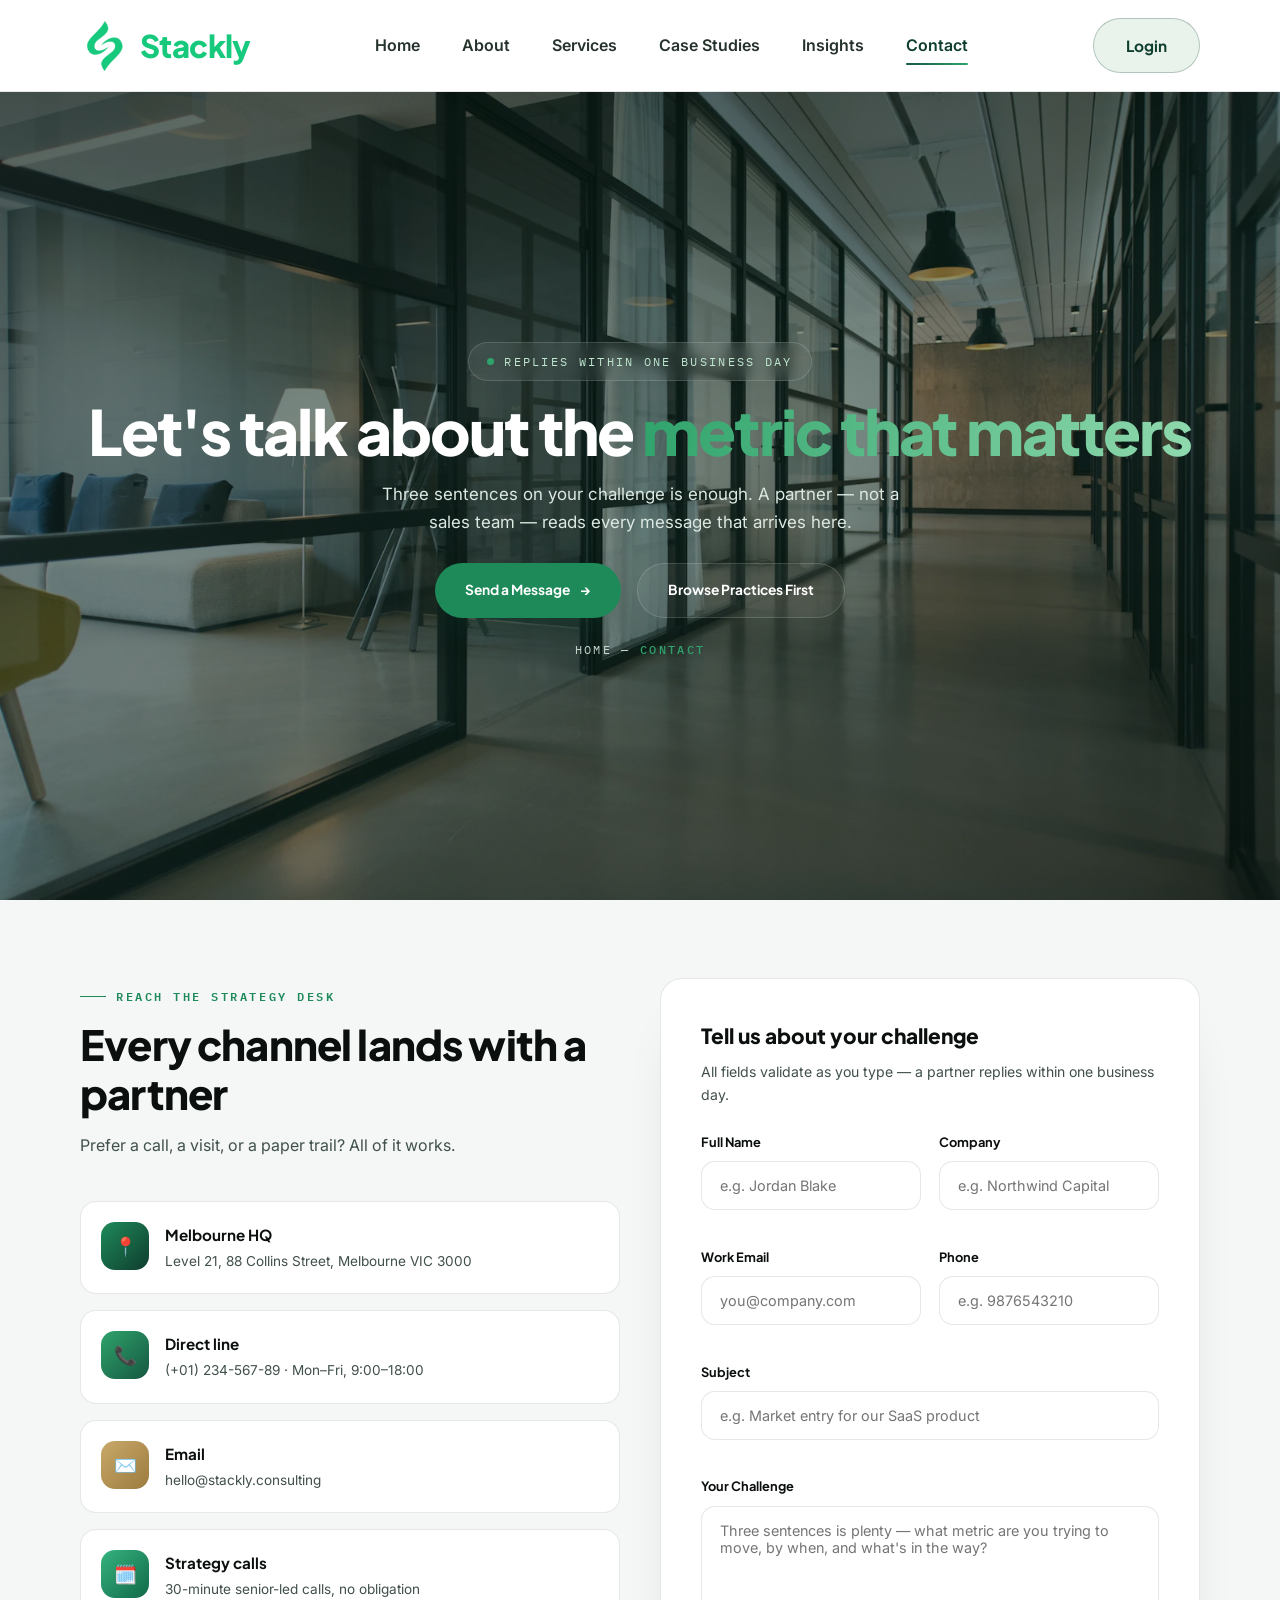
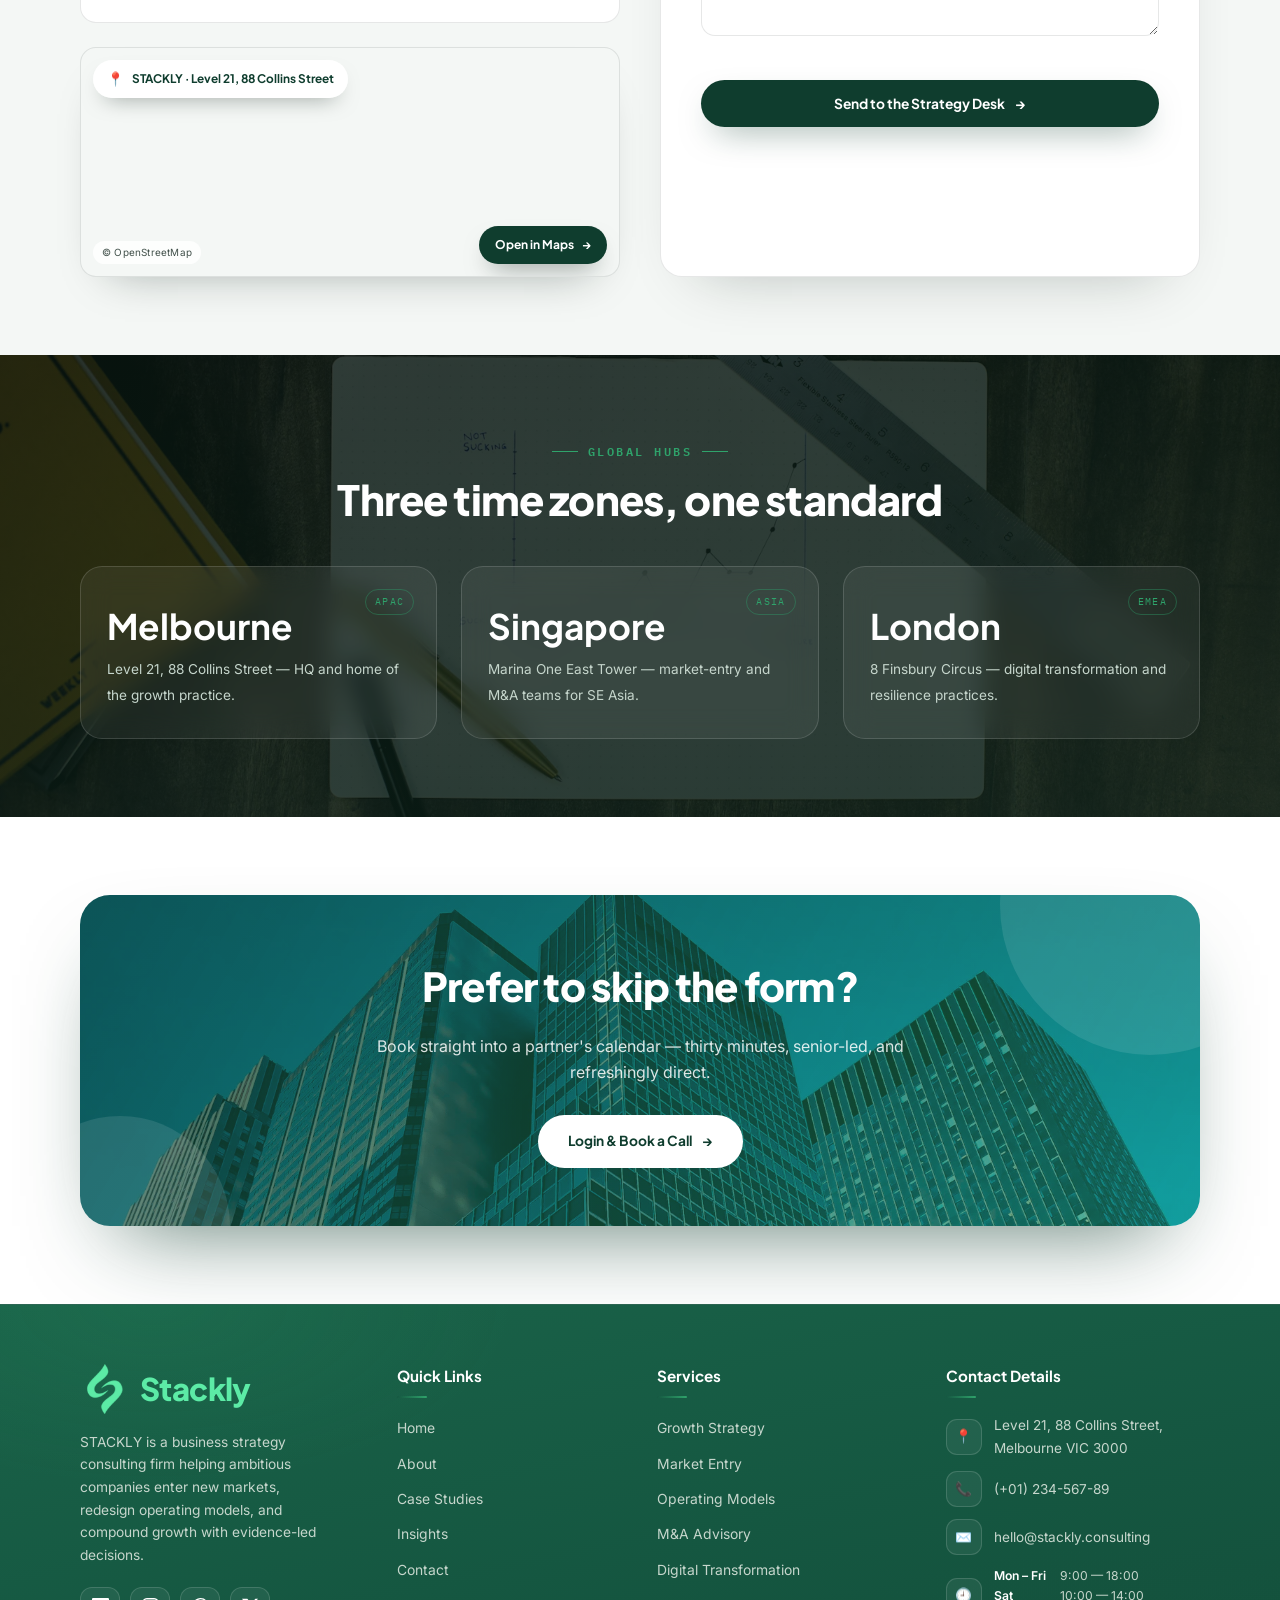
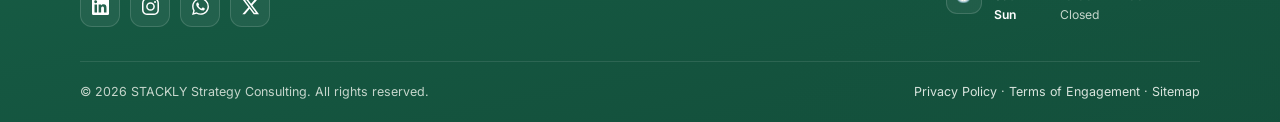
<file: contact.html>
﻿<!DOCTYPE html>
<html lang="en">
<head>
<meta charset="UTF-8">
<meta name="viewport" content="width=device-width, initial-scale=1.0">
<title>Contact — STACKLY Business Strategy Consulting</title>
<link rel="stylesheet" href="css/style.css">
</head>
<body>
<header class="site-head">
  <div class="wrap head-in">
    <a href="index.html" class="logo"><span class="mark">◆</span>Stack<span class="tail">ly</span></a>
    <nav class="main-nav">
      <a href="index.html" >Home</a>
      <a href="about.html" >About</a>
      <a href="services.html" >Services</a>
      <a href="case-studies.html" >Case Studies</a>
      <a href="insights.html" >Insights</a>
      <a href="contact.html" class="active">Contact</a>
    </nav>
    <div class="head-cta">
      <a href="login.html" class="btn btn-ghost keep">Login</a>
      <button class="nav-toggle" aria-label="Open menu" aria-expanded="false">☰</button>
    </div>
  </div>
</header>
<!-- HERO -->
<section class="hero page-hero">
  <div class="hero-bg" style="background-image:url('assets/img/hero-contact.webp')"></div>
  <div class="wrap">
    <span class="hero-kicker"><span class="dot"></span>Replies within one business day</span>
    <h1>Let's talk about the <span class="grad-text">metric that matters</span></h1>
    <p class="lead">Three sentences on your challenge is enough. A partner — not a sales team — reads every message that arrives here.</p>
    <div class="hero-actions"><a href="404.html" class="btn btn-grad">Send a Message <span class="arr">→</span></a><a href="404.html" class="btn btn-ghost">Browse Practices First</a></div>
    <span class="crumb"><a href="index.html">Home</a> — <b>Contact</b></span>
  </div>
</section>

<!-- CONTACT GRID -->
<section class="sec-light" id="contact-form">
  <div class="wrap contact-grid">
    <div>
      <div class="sec-head reveal">
        <span class="eyebrow">Reach the strategy desk</span>
        <h2>Every channel lands with a partner</h2>
        <p>Prefer a call, a visit, or a paper trail? All of it works.</p>
      </div>
      <div class="info-tile reveal"><div class="ic bg-cobalt">📍</div><div><b>Melbourne HQ</b><span>Level 21, 88 Collins Street, Melbourne VIC 3000</span></div></div>
      <div class="info-tile reveal" data-d="1"><div class="ic bg-violet">📞</div><div><b>Direct line</b><span>(+01) 234-567-89 · Mon–Fri, 9:00–18:00</span></div></div>
      <div class="info-tile reveal" data-d="2"><div class="ic bg-brass">✉️</div><div><b>Email</b><span>hello@stackly.consulting</span></div></div>
      <div class="info-tile reveal" data-d="3"><div class="ic bg-teal">🗓️</div><div><b>Strategy calls</b><span>30-minute senior-led calls, no obligation</span></div></div>
      <div class="map-strip reveal">
        <iframe title="STACKLY head office — 88 Collins Street, Melbourne VIC 3000" loading="lazy" referrerpolicy="no-referrer-when-downgrade"
          src="https://www.openstreetmap.org/export/embed.html?bbox=144.9673%2C-37.8173%2C144.9793%2C-37.8113&amp;layer=mapnik&amp;marker=-37.8143%2C144.9733"></iframe>
        <span class="map-tag"><i>📍</i>STACKLY · Level 21, 88 Collins Street</span>
        <span class="map-credit">© OpenStreetMap</span>
        <a class="map-open" href="404.html">Open in Maps <span class="arr">→</span></a>
      </div>
    </div>
    <div class="contact-card reveal" data-d="1">
      <h3>Tell us about your challenge</h3>
      <p>All fields validate as you type — a partner replies within one business day.</p>
      <form id="contactForm" novalidate>
        <div class="form-row">
          <div class="form-field"><label for="cName">Full Name</label><input id="cName" type="text" placeholder="e.g. Jordan Blake" data-validate="name" autocomplete="name"><span class="field-msg"></span></div>
          <div class="form-field"><label for="cCompany">Company</label><input id="cCompany" type="text" placeholder="e.g. Northwind Capital" data-validate="company" autocomplete="organization"><span class="field-msg"></span></div>
        </div>
        <div class="form-row">
          <div class="form-field"><label for="cEmail">Work Email</label><input id="cEmail" type="email" placeholder="you@company.com" data-validate="email" autocomplete="email"><span class="field-msg"></span></div>
          <div class="form-field"><label for="cPhone">Phone</label><input id="cPhone" type="tel" placeholder="e.g. 9876543210" data-validate="phone" autocomplete="tel" inputmode="numeric" maxlength="10"><span class="field-msg"></span></div>
        </div>
        <div class="form-field"><label for="cSubject">Subject</label><input id="cSubject" type="text" placeholder="e.g. Market entry for our SaaS product" data-validate="subject"><span class="field-msg"></span></div>
        <div class="form-field"><label for="cMsg">Your Challenge</label><textarea id="cMsg" placeholder="Three sentences is plenty — what metric are you trying to move, by when, and what's in the way?" data-validate="message"></textarea><span class="field-msg"></span></div>
        <button type="submit" class="btn btn-grad" style="width:100%;justify-content:center;">Send to the Strategy Desk <span class="arr">→</span></button>
        <span class="form-status nl-msg" role="status"></span>
      </form>
    </div>
  </div>
</section>

<!-- OFFICES -->
<section class="sec-dark on-dark">
  <div class="wrap">
    <div class="sec-head center reveal">
      <span class="eyebrow">Global hubs</span>
      <h2>Three time zones, one standard</h2>
    </div>
    <div class="stat-grid4" style="grid-template-columns:repeat(3,1fr);">
      <div class="stat-glass reveal" data-tilt><span class="tick">APAC</span><b>Melbourne</b><span>Level 21, 88 Collins Street — HQ and home of the growth practice.</span></div>
      <div class="stat-glass reveal" data-d="1" data-tilt><span class="tick">ASIA</span><b>Singapore</b><span>Marina One East Tower — market-entry and M&amp;A teams for SE Asia.</span></div>
      <div class="stat-glass reveal" data-d="2" data-tilt><span class="tick">EMEA</span><b>London</b><span>8 Finsbury Circus — digital transformation and resilience practices.</span></div>
    </div>
  </div>
</section>

<!-- CTA -->
<section class="cta-band">
  <div class="wrap">
    <div class="cta-box reveal">
      <h2>Prefer to skip the form?</h2>
      <p>Book straight into a partner's calendar — thirty minutes, senior-led, and refreshingly direct.</p>
      <a href="404.html" class="btn">Login &amp; Book a Call <span class="arr">→</span></a>
    </div>
  </div>
</section>
<footer class="site-foot">
  <div class="wrap">
    <div class="foot-top">
      <div class="foot-brand">
        <a href="index.html" class="logo"><span class="mark">◆</span>Stack<span class="tail">ly</span></a>
        <p>STACKLY is a business strategy consulting firm helping ambitious companies enter new markets, redesign operating models, and compound growth with evidence-led decisions.</p>
        <div class="foot-social">
          <a href="404.html" aria-label="LinkedIn" title="LinkedIn"><svg viewBox="0 0 24 24" aria-hidden="true"><path d="M20.45 20.45h-3.56v-5.57c0-1.33-.02-3.04-1.85-3.04-1.85 0-2.14 1.45-2.14 2.94v5.67H9.35V9h3.41v1.56h.05c.48-.9 1.64-1.85 3.37-1.85 3.6 0 4.27 2.37 4.27 5.46v6.28ZM5.34 7.43a2.07 2.07 0 1 1 0-4.13 2.07 2.07 0 0 1 0 4.13Zm1.78 13.02H3.55V9h3.57v11.45ZM22.22 0H1.77C.79 0 0 .77 0 1.73v20.54C0 23.23.79 24 1.77 24h20.45c.98 0 1.78-.77 1.78-1.73V1.73C24 .77 23.2 0 22.22 0Z"/></svg></a>
          <a href="404.html" aria-label="Instagram" title="Instagram"><svg viewBox="0 0 24 24" aria-hidden="true"><path d="M12 2.16c3.2 0 3.58.01 4.85.07 1.17.05 1.8.25 2.23.41.56.22.96.48 1.38.9.42.41.68.81.9 1.38.16.42.36 1.06.41 2.23.06 1.27.07 1.64.07 4.85s-.01 3.58-.07 4.85c-.05 1.17-.25 1.8-.41 2.23-.22.56-.48.96-.9 1.38-.42.42-.82.68-1.38.9-.43.16-1.06.36-2.23.41-1.27.06-1.65.07-4.85.07s-3.58-.01-4.85-.07c-1.17-.05-1.8-.25-2.23-.41a3.81 3.81 0 0 1-1.38-.9c-.42-.42-.68-.82-.9-1.38-.16-.43-.36-1.06-.41-2.23C2.17 15.58 2.16 15.2 2.16 12s.01-3.58.07-4.85c.05-1.17.25-1.81.41-2.23.22-.57.48-.97.9-1.38.42-.42.82-.68 1.38-.9.42-.16 1.06-.36 2.23-.41C8.42 2.17 8.8 2.16 12 2.16ZM12 0C8.74 0 8.33.01 7.05.07c-1.28.06-2.15.26-2.91.56-.79.3-1.46.72-2.13 1.38A5.9 5.9 0 0 0 .63 4.14c-.3.77-.5 1.64-.56 2.91C.01 8.33 0 8.74 0 12s.01 3.67.07 4.95c.06 1.28.26 2.15.56 2.91.3.79.72 1.46 1.38 2.13a5.9 5.9 0 0 0 2.13 1.38c.77.3 1.64.5 2.91.56C8.33 23.99 8.74 24 12 24s3.67-.01 4.95-.07c1.28-.06 2.15-.26 2.91-.56a5.9 5.9 0 0 0 2.13-1.38 5.9 5.9 0 0 0 1.38-2.13c.3-.77.5-1.64.56-2.91.06-1.28.07-1.69.07-4.95s-.01-3.67-.07-4.95c-.06-1.28-.26-2.15-.56-2.91a5.9 5.9 0 0 0-1.38-2.13A5.9 5.9 0 0 0 19.86.63c-.77-.3-1.64-.5-2.91-.56C15.67.01 15.26 0 12 0Zm0 5.84a6.16 6.16 0 1 0 0 12.32 6.16 6.16 0 0 0 0-12.32ZM12 16a4 4 0 1 1 0-8 4 4 0 0 1 0 8Zm7.85-10.41a1.44 1.44 0 1 1-2.88 0 1.44 1.44 0 0 1 2.88 0Z"/></svg></a>
          <a href="404.html" aria-label="WhatsApp" title="WhatsApp"><svg viewBox="0 0 24 24" aria-hidden="true"><path d="M17.47 14.38c-.3-.15-1.76-.87-2.03-.97-.27-.1-.47-.15-.67.15-.2.3-.77.97-.94 1.16-.17.2-.35.22-.64.08-.3-.15-1.26-.47-2.39-1.48a9 9 0 0 1-1.65-2.06c-.18-.3-.02-.46.13-.6.13-.14.3-.35.44-.53.15-.17.2-.3.3-.5.1-.19.05-.37-.02-.51-.08-.15-.67-1.62-.92-2.21-.24-.58-.49-.5-.67-.51h-.57c-.2 0-.52.07-.79.37-.27.3-1.04 1.02-1.04 2.48 0 1.46 1.07 2.87 1.22 3.07.15.2 2.09 3.2 5.07 4.49.71.3 1.26.49 1.7.62.71.23 1.36.2 1.87.12.57-.09 1.75-.72 2-1.42.25-.69.25-1.28.18-1.41-.08-.12-.28-.2-.58-.34m-5.42 7.4a9.87 9.87 0 0 1-5.03-1.37l-.36-.22-3.74.98 1-3.65-.24-.37a9.86 9.86 0 0 1-1.51-5.26 9.88 9.88 0 0 1 16.88-6.99 9.83 9.83 0 0 1 2.9 6.99 9.89 9.89 0 0 1-9.9 9.89M20.46 3.49A11.82 11.82 0 0 0 12.05 0C5.5 0 .16 5.34.16 11.89c0 2.1.55 4.14 1.59 5.95L.06 24l6.3-1.65a11.88 11.88 0 0 0 5.69 1.44h.01c6.55 0 11.89-5.33 11.89-11.89a11.82 11.82 0 0 0-3.48-8.41Z"/></svg></a>
          <a href="404.html" aria-label="X" title="X"><svg viewBox="0 0 24 24" aria-hidden="true"><path d="M18.9 1.15h3.68l-8.04 9.19L24 22.85h-7.41l-5.8-7.584-6.64 7.584H.47l8.6-9.83L0 1.15h7.59l5.24 6.93 6.07-6.93Zm-1.29 19.5h2.04L6.49 3.24H4.3l13.31 17.41Z"/></svg></a>
        </div>
      </div>
      <div class="foot-col">
        <h4>Quick Links</h4>
        <ul>
          <li><a href="index.html">Home</a></li>
          <li><a href="about.html">About</a></li>
          <li><a href="case-studies.html">Case Studies</a></li>
          <li><a href="insights.html">Insights</a></li>
          <li><a href="contact.html">Contact</a></li>
        </ul>
      </div>
      <div class="foot-col">
        <h4>Services</h4>
        <ul>
          <li><a href="404.html">Growth Strategy</a></li>
          <li><a href="404.html">Market Entry</a></li>
          <li><a href="404.html">Operating Models</a></li>
          <li><a href="404.html">M&amp;A Advisory</a></li>
          <li><a href="404.html">Digital Transformation</a></li>
        </ul>
      </div>
      <div class="foot-col">
        <h4>Contact Details</h4>
        <ul class="foot-contact">
          <li><span class="fi">📍</span><span>Level 21, 88 Collins Street,<br>Melbourne VIC 3000</span></li>
          <li><a href="tel:+0123456789"><span class="fi">📞</span><span>(+01) 234-567-89</span></a></li>
          <li><a href="mailto:hello@stackly.consulting"><span class="fi">✉️</span><span>hello@stackly.consulting</span></a></li>
          <li><span class="fi">🕘</span><span class="fc-hours"><span><b>Mon – Fri</b>9:00 — 18:00</span><span><b>Sat</b>10:00 — 14:00</span><span><b>Sun</b>Closed</span></span></li>
        </ul>
      </div>
    </div>
    <div class="foot-bar">
      <span>© 2026 STACKLY Strategy Consulting. All rights reserved.</span>
      <span><a href="404.html">Privacy Policy</a> · <a href="404.html">Terms of Engagement</a> · <a href="404.html">Sitemap</a></span>
    </div>
  </div>
</footer>
<script src="js/script.js"></script>
</body>
</html>
</file>
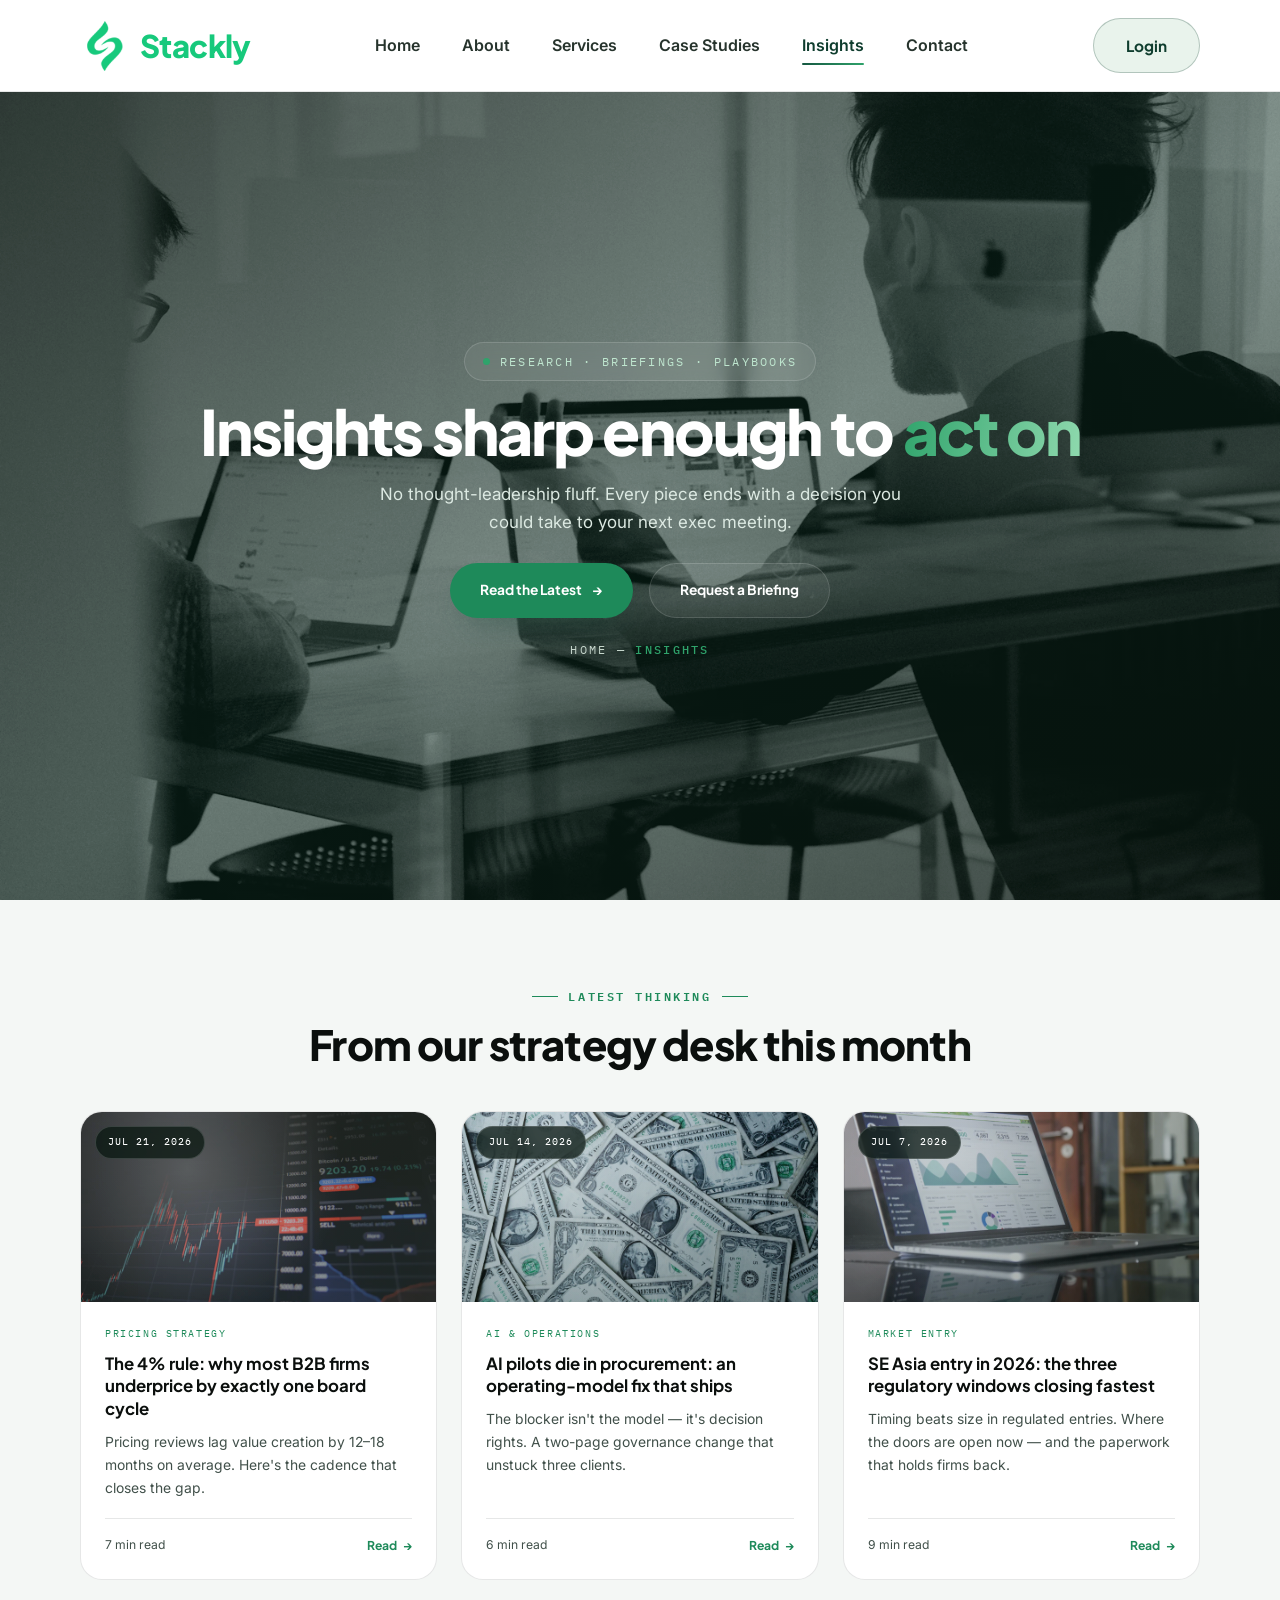
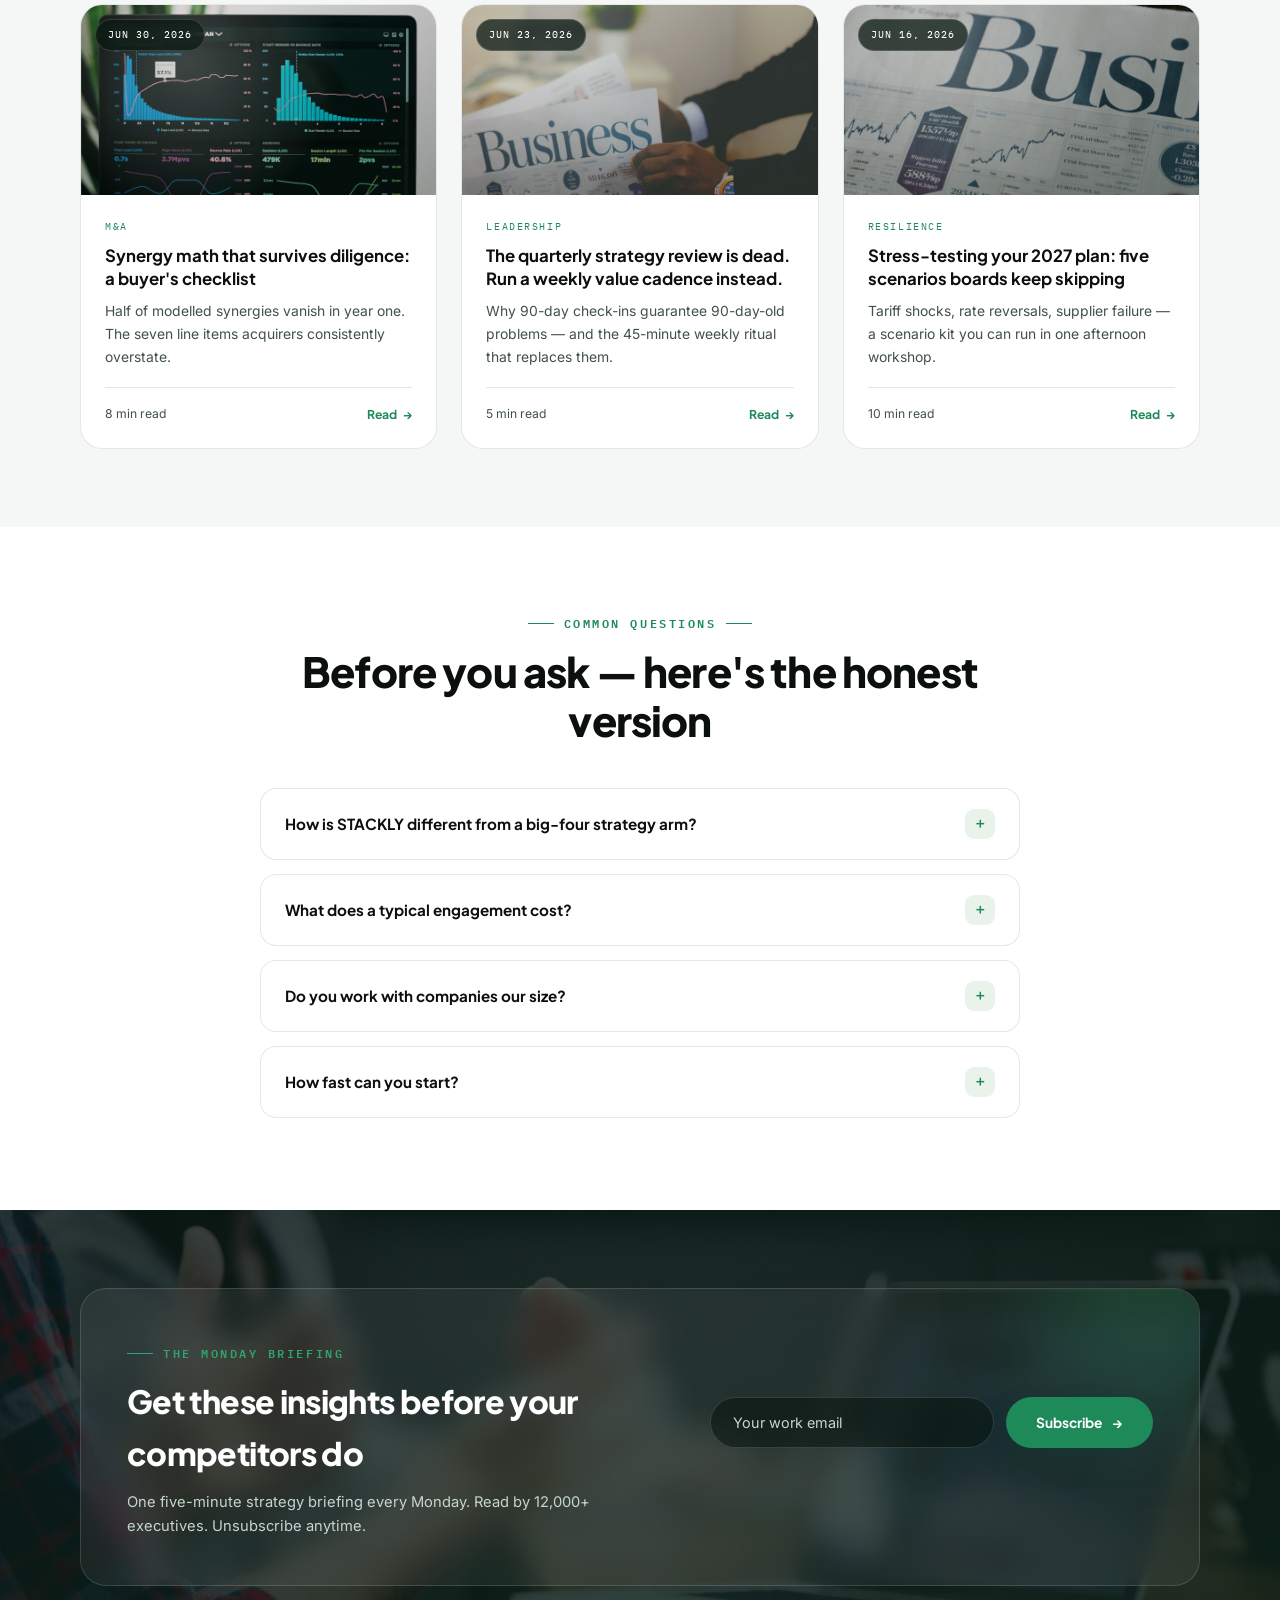
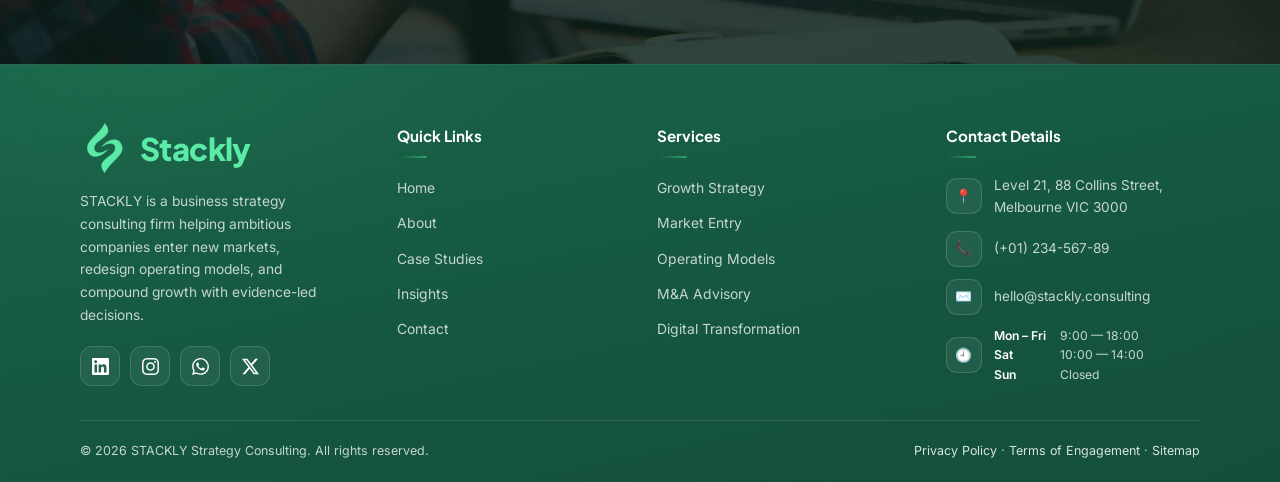
<file: insights.html>
﻿<!DOCTYPE html>
<html lang="en">
<head>
<meta charset="UTF-8">
<meta name="viewport" content="width=device-width, initial-scale=1.0">
<title>Insights — STACKLY Business Strategy Consulting</title>
<link rel="stylesheet" href="css/style.css">
</head>
<body>
<header class="site-head">
  <div class="wrap head-in">
    <a href="index.html" class="logo"><span class="mark">◆</span>Stack<span class="tail">ly</span></a>
    <nav class="main-nav">
      <a href="index.html" >Home</a>
      <a href="about.html" >About</a>
      <a href="services.html" >Services</a>
      <a href="case-studies.html" >Case Studies</a>
      <a href="insights.html" class="active">Insights</a>
      <a href="contact.html" >Contact</a>
    </nav>
    <div class="head-cta">
      <a href="login.html" class="btn btn-ghost keep">Login</a>
      <button class="nav-toggle" aria-label="Open menu" aria-expanded="false">☰</button>
    </div>
  </div>
</header>
<!-- HERO -->
<section class="hero page-hero">
  <div class="hero-bg" style="background-image:url('assets/img/hero-insights.webp')"></div>
  <div class="wrap">
    <span class="hero-kicker"><span class="dot"></span>Research · Briefings · Playbooks</span>
    <h1>Insights sharp enough to <span class="grad-text">act on</span></h1>
    <p class="lead">No thought-leadership fluff. Every piece ends with a decision you could take to your next exec meeting.</p>
    <div class="hero-actions"><a href="404.html" class="btn btn-grad">Read the Latest <span class="arr">→</span></a><a href="404.html" class="btn btn-ghost">Request a Briefing</a></div>
    <span class="crumb"><a href="index.html">Home</a> — <b>Insights</b></span>
  </div>
</section>

<!-- ARTICLES -->
<section class="sec-light" id="latest">
  <div class="wrap">
    <div class="sec-head center reveal">
      <span class="eyebrow">Latest thinking</span>
      <h2>From our strategy desk this month</h2>
    </div>
    <div class="ins-grid">
      <a href="404.html" class="ins-card reveal"><div class="ins-media" style="background-image:url('assets/img/insight-1.webp')"><span class="date">JUL 21, 2026</span></div><div class="ins-body"><span class="cat">Pricing Strategy</span><h3>The 4% rule: why most B2B firms underprice by exactly one board cycle</h3><p>Pricing reviews lag value creation by 12–18 months on average. Here's the cadence that closes the gap.</p><div class="meta"><span>7 min read</span><span class="link">Read <span class="arr">→</span></span></div></div></a>
      <a href="404.html" class="ins-card reveal" data-d="1"><div class="ins-media" style="background-image:url('assets/img/insight-2.webp')"><span class="date">JUL 14, 2026</span></div><div class="ins-body"><span class="cat">AI &amp; Operations</span><h3>AI pilots die in procurement: an operating-model fix that ships</h3><p>The blocker isn't the model — it's decision rights. A two-page governance change that unstuck three clients.</p><div class="meta"><span>6 min read</span><span class="link">Read <span class="arr">→</span></span></div></div></a>
      <a href="404.html" class="ins-card reveal" data-d="2"><div class="ins-media" style="background-image:url('assets/img/insight-3.webp')"><span class="date">JUL 7, 2026</span></div><div class="ins-body"><span class="cat">Market Entry</span><h3>SE Asia entry in 2026: the three regulatory windows closing fastest</h3><p>Timing beats size in regulated entries. Where the doors are open now — and the paperwork that holds firms back.</p><div class="meta"><span>9 min read</span><span class="link">Read <span class="arr">→</span></span></div></div></a>
      <a href="404.html" class="ins-card reveal"><div class="ins-media" style="background-image:url('assets/img/insight-4.webp')"><span class="date">JUN 30, 2026</span></div><div class="ins-body"><span class="cat">M&amp;A</span><h3>Synergy math that survives diligence: a buyer's checklist</h3><p>Half of modelled synergies vanish in year one. The seven line items acquirers consistently overstate.</p><div class="meta"><span>8 min read</span><span class="link">Read <span class="arr">→</span></span></div></div></a>
      <a href="404.html" class="ins-card reveal" data-d="1"><div class="ins-media" style="background-image:url('assets/img/insight-5.webp')"><span class="date">JUN 23, 2026</span></div><div class="ins-body"><span class="cat">Leadership</span><h3>The quarterly strategy review is dead. Run a weekly value cadence instead.</h3><p>Why 90-day check-ins guarantee 90-day-old problems — and the 45-minute weekly ritual that replaces them.</p><div class="meta"><span>5 min read</span><span class="link">Read <span class="arr">→</span></span></div></div></a>
      <a href="404.html" class="ins-card reveal" data-d="2"><div class="ins-media" style="background-image:url('assets/img/insight-6.webp')"><span class="date">JUN 16, 2026</span></div><div class="ins-body"><span class="cat">Resilience</span><h3>Stress-testing your 2027 plan: five scenarios boards keep skipping</h3><p>Tariff shocks, rate reversals, supplier failure — a scenario kit you can run in one afternoon workshop.</p><div class="meta"><span>10 min read</span><span class="link">Read <span class="arr">→</span></span></div></div></a>
    </div>
  </div>
</section>

<!-- FAQ -->
<section class="sec-white">
  <div class="wrap">
    <div class="sec-head center reveal">
      <span class="eyebrow">Common questions</span>
      <h2>Before you ask — here's the honest version</h2>
    </div>
    <div class="faq-list reveal">
      <details class="faq"><summary>How is STACKLY different from a big-four strategy arm?<span class="pl">＋</span></summary><div class="faq-body">Partner-led delivery (no leverage pyramid), outcome-linked fees on major engagements, and we stay through implementation. You get a smaller, senior team accountable to the same metric you are.</div></details>
      <details class="faq"><summary>What does a typical engagement cost?<span class="pl">＋</span></summary><div class="faq-body">Diagnostic sprints start around $18k; full engagements typically run $95k–$400k depending on scope, with up to 30% linked to agreed outcomes. Retainers start at $7.5k/month. You'll have a fixed quote before anything begins.</div></details>
      <details class="faq"><summary>Do you work with companies our size?<span class="pl">＋</span></summary><div class="faq-body">Our sweet spot is $10M–$2B revenue: large enough that strategy moves real numbers, small enough that decisions happen fast. Earlier-stage founders usually start with a Strategy Sprint.</div></details>
      <details class="faq"><summary>How fast can you start?<span class="pl">＋</span></summary><div class="faq-body">Sprints typically kick off within two weeks of scoping. Full engagements within four, depending on partner availability — we never start work we can't senior-staff properly.</div></details>
    </div>
  </div>
</section>

<!-- NEWSLETTER -->
<section class="newsletter on-dark">
  <div class="wrap">
    <div class="nl-box reveal">
      <div>
        <span class="eyebrow">The Monday Briefing</span>
        <h2 style="margin-top:12px;">Get these insights before your competitors do</h2>
        <p>One five-minute strategy briefing every Monday. Read by 12,000+ executives. Unsubscribe anytime.</p>
      </div>
      <div>
        <form class="nl-form" novalidate>
          <input type="email" placeholder="Your work email" aria-label="Email address" autocomplete="email" required>
          <button type="submit" class="btn btn-grad">Subscribe <span class="arr">→</span></button>
        </form>
        <span class="nl-msg"></span>
      </div>
    </div>
  </div>
</section>
<footer class="site-foot">
  <div class="wrap">
    <div class="foot-top">
      <div class="foot-brand">
        <a href="index.html" class="logo"><span class="mark">◆</span>Stack<span class="tail">ly</span></a>
        <p>STACKLY is a business strategy consulting firm helping ambitious companies enter new markets, redesign operating models, and compound growth with evidence-led decisions.</p>
        <div class="foot-social">
          <a href="404.html" aria-label="LinkedIn" title="LinkedIn"><svg viewBox="0 0 24 24" aria-hidden="true"><path d="M20.45 20.45h-3.56v-5.57c0-1.33-.02-3.04-1.85-3.04-1.85 0-2.14 1.45-2.14 2.94v5.67H9.35V9h3.41v1.56h.05c.48-.9 1.64-1.85 3.37-1.85 3.6 0 4.27 2.37 4.27 5.46v6.28ZM5.34 7.43a2.07 2.07 0 1 1 0-4.13 2.07 2.07 0 0 1 0 4.13Zm1.78 13.02H3.55V9h3.57v11.45ZM22.22 0H1.77C.79 0 0 .77 0 1.73v20.54C0 23.23.79 24 1.77 24h20.45c.98 0 1.78-.77 1.78-1.73V1.73C24 .77 23.2 0 22.22 0Z"/></svg></a>
          <a href="404.html" aria-label="Instagram" title="Instagram"><svg viewBox="0 0 24 24" aria-hidden="true"><path d="M12 2.16c3.2 0 3.58.01 4.85.07 1.17.05 1.8.25 2.23.41.56.22.96.48 1.38.9.42.41.68.81.9 1.38.16.42.36 1.06.41 2.23.06 1.27.07 1.64.07 4.85s-.01 3.58-.07 4.85c-.05 1.17-.25 1.8-.41 2.23-.22.56-.48.96-.9 1.38-.42.42-.82.68-1.38.9-.43.16-1.06.36-2.23.41-1.27.06-1.65.07-4.85.07s-3.58-.01-4.85-.07c-1.17-.05-1.8-.25-2.23-.41a3.81 3.81 0 0 1-1.38-.9c-.42-.42-.68-.82-.9-1.38-.16-.43-.36-1.06-.41-2.23C2.17 15.58 2.16 15.2 2.16 12s.01-3.58.07-4.85c.05-1.17.25-1.81.41-2.23.22-.57.48-.97.9-1.38.42-.42.82-.68 1.38-.9.42-.16 1.06-.36 2.23-.41C8.42 2.17 8.8 2.16 12 2.16ZM12 0C8.74 0 8.33.01 7.05.07c-1.28.06-2.15.26-2.91.56-.79.3-1.46.72-2.13 1.38A5.9 5.9 0 0 0 .63 4.14c-.3.77-.5 1.64-.56 2.91C.01 8.33 0 8.74 0 12s.01 3.67.07 4.95c.06 1.28.26 2.15.56 2.91.3.79.72 1.46 1.38 2.13a5.9 5.9 0 0 0 2.13 1.38c.77.3 1.64.5 2.91.56C8.33 23.99 8.74 24 12 24s3.67-.01 4.95-.07c1.28-.06 2.15-.26 2.91-.56a5.9 5.9 0 0 0 2.13-1.38 5.9 5.9 0 0 0 1.38-2.13c.3-.77.5-1.64.56-2.91.06-1.28.07-1.69.07-4.95s-.01-3.67-.07-4.95c-.06-1.28-.26-2.15-.56-2.91a5.9 5.9 0 0 0-1.38-2.13A5.9 5.9 0 0 0 19.86.63c-.77-.3-1.64-.5-2.91-.56C15.67.01 15.26 0 12 0Zm0 5.84a6.16 6.16 0 1 0 0 12.32 6.16 6.16 0 0 0 0-12.32ZM12 16a4 4 0 1 1 0-8 4 4 0 0 1 0 8Zm7.85-10.41a1.44 1.44 0 1 1-2.88 0 1.44 1.44 0 0 1 2.88 0Z"/></svg></a>
          <a href="404.html" aria-label="WhatsApp" title="WhatsApp"><svg viewBox="0 0 24 24" aria-hidden="true"><path d="M17.47 14.38c-.3-.15-1.76-.87-2.03-.97-.27-.1-.47-.15-.67.15-.2.3-.77.97-.94 1.16-.17.2-.35.22-.64.08-.3-.15-1.26-.47-2.39-1.48a9 9 0 0 1-1.65-2.06c-.18-.3-.02-.46.13-.6.13-.14.3-.35.44-.53.15-.17.2-.3.3-.5.1-.19.05-.37-.02-.51-.08-.15-.67-1.62-.92-2.21-.24-.58-.49-.5-.67-.51h-.57c-.2 0-.52.07-.79.37-.27.3-1.04 1.02-1.04 2.48 0 1.46 1.07 2.87 1.22 3.07.15.2 2.09 3.2 5.07 4.49.71.3 1.26.49 1.7.62.71.23 1.36.2 1.87.12.57-.09 1.75-.72 2-1.42.25-.69.25-1.28.18-1.41-.08-.12-.28-.2-.58-.34m-5.42 7.4a9.87 9.87 0 0 1-5.03-1.37l-.36-.22-3.74.98 1-3.65-.24-.37a9.86 9.86 0 0 1-1.51-5.26 9.88 9.88 0 0 1 16.88-6.99 9.83 9.83 0 0 1 2.9 6.99 9.89 9.89 0 0 1-9.9 9.89M20.46 3.49A11.82 11.82 0 0 0 12.05 0C5.5 0 .16 5.34.16 11.89c0 2.1.55 4.14 1.59 5.95L.06 24l6.3-1.65a11.88 11.88 0 0 0 5.69 1.44h.01c6.55 0 11.89-5.33 11.89-11.89a11.82 11.82 0 0 0-3.48-8.41Z"/></svg></a>
          <a href="404.html" aria-label="X" title="X"><svg viewBox="0 0 24 24" aria-hidden="true"><path d="M18.9 1.15h3.68l-8.04 9.19L24 22.85h-7.41l-5.8-7.584-6.64 7.584H.47l8.6-9.83L0 1.15h7.59l5.24 6.93 6.07-6.93Zm-1.29 19.5h2.04L6.49 3.24H4.3l13.31 17.41Z"/></svg></a>
        </div>
      </div>
      <div class="foot-col">
        <h4>Quick Links</h4>
        <ul>
          <li><a href="index.html">Home</a></li>
          <li><a href="about.html">About</a></li>
          <li><a href="case-studies.html">Case Studies</a></li>
          <li><a href="insights.html">Insights</a></li>
          <li><a href="contact.html">Contact</a></li>
        </ul>
      </div>
      <div class="foot-col">
        <h4>Services</h4>
        <ul>
          <li><a href="404.html">Growth Strategy</a></li>
          <li><a href="404.html">Market Entry</a></li>
          <li><a href="404.html">Operating Models</a></li>
          <li><a href="404.html">M&amp;A Advisory</a></li>
          <li><a href="404.html">Digital Transformation</a></li>
        </ul>
      </div>
      <div class="foot-col">
        <h4>Contact Details</h4>
        <ul class="foot-contact">
          <li><span class="fi">📍</span><span>Level 21, 88 Collins Street,<br>Melbourne VIC 3000</span></li>
          <li><a href="tel:+0123456789"><span class="fi">📞</span><span>(+01) 234-567-89</span></a></li>
          <li><a href="mailto:hello@stackly.consulting"><span class="fi">✉️</span><span>hello@stackly.consulting</span></a></li>
          <li><span class="fi">🕘</span><span class="fc-hours"><span><b>Mon – Fri</b>9:00 — 18:00</span><span><b>Sat</b>10:00 — 14:00</span><span><b>Sun</b>Closed</span></span></li>
        </ul>
      </div>
    </div>
    <div class="foot-bar">
      <span>© 2026 STACKLY Strategy Consulting. All rights reserved.</span>
      <span><a href="404.html">Privacy Policy</a> · <a href="404.html">Terms of Engagement</a> · <a href="404.html">Sitemap</a></span>
    </div>
  </div>
</footer>
<script src="js/script.js"></script>
</body>
</html>
</file>
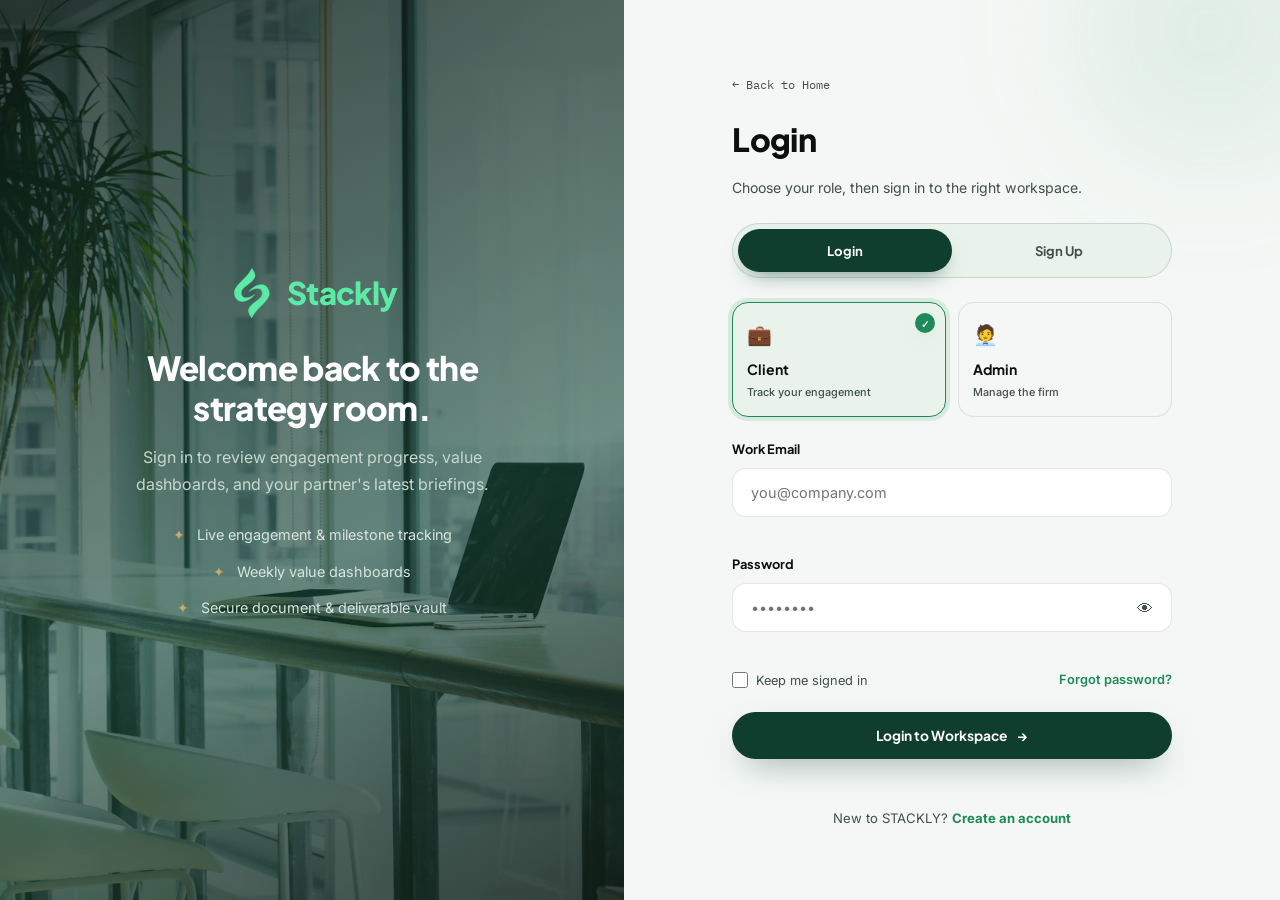
<file: login.html>
﻿<!DOCTYPE html>
<html lang="en">
<head>
<meta charset="UTF-8">
<meta name="viewport" content="width=device-width, initial-scale=1.0">
<title>Login — STACKLY Business Strategy Consulting</title>
<link rel="stylesheet" href="css/style.css">
</head>
<body>
<div class="auth-page">
  <div class="auth-brand">
    <div class="hero-bg" style="background-image:url('assets/img/hero-auth.webp')"></div>
    <a href="index.html" class="logo"><span class="mark">◆</span>Stack<span class="tail">ly</span></a>
    <h2>Welcome back to the strategy room.</h2>
    <p>Sign in to review engagement progress, value dashboards, and your partner's latest briefings.</p>
    <ul>
      <li>Live engagement &amp; milestone tracking</li>
      <li>Weekly value dashboards</li>
      <li>Secure document &amp; deliverable vault</li>
    </ul>
  </div>

  <div class="auth-form-side">
    <form id="loginForm" class="auth-card" novalidate>
      <a href="index.html" class="back-link">← Back to Home</a>
      <h1>Login</h1>
      <p>Choose your role, then sign in to the right workspace.</p>

      <div class="auth-switch">
        <button type="button" class="on">Login</button>
        <a href="signup.html">Sign Up</a>
      </div>

      <div class="role-pick">
        <input type="radio" name="role" value="client" id="roleClient" checked>
        <label for="roleClient"><span class="r-ic">💼</span>Client<small>Track your engagement</small></label>
        <input type="radio" name="role" value="admin" id="roleAdmin">
        <label for="roleAdmin"><span class="r-ic">🧑‍💼</span>Admin<small>Manage the firm</small></label>
      </div>
      <span class="field-msg role-msg"></span>

      <div class="form-field">
        <label for="lEmail">Work Email</label>
        <input id="lEmail" type="email" placeholder="you@company.com" data-validate="email" autocomplete="email">
        <span class="field-msg"></span>
      </div>
      <div class="form-field">
        <label for="lPass">Password</label>
        <div class="pass-wrap">
          <input id="lPass" type="password" placeholder="••••••••" data-validate="loginpass" autocomplete="current-password">
          <button type="button" class="toggle-pass" aria-label="Show password">👁</button>
        </div>
        <span class="field-msg"></span>
      </div>

      <div class="auth-meta">
        <label style="display:flex;gap:8px;align-items:center;cursor:pointer;"><input type="checkbox" style="accent-color:var(--em);width:16px;height:16px;"> Keep me signed in</label>
        <a href="404.html">Forgot password?</a>
      </div>

      <button type="submit" class="btn btn-grad">Login to Workspace <span class="arr">→</span></button>
      <span class="form-status nl-msg" role="status" aria-live="polite"></span>
      <div class="auth-foot">New to STACKLY? <a href="signup.html">Create an account</a></div>
    </form>
  </div>
</div>
<script src="js/script.js"></script>
</body>
</html>
</file>
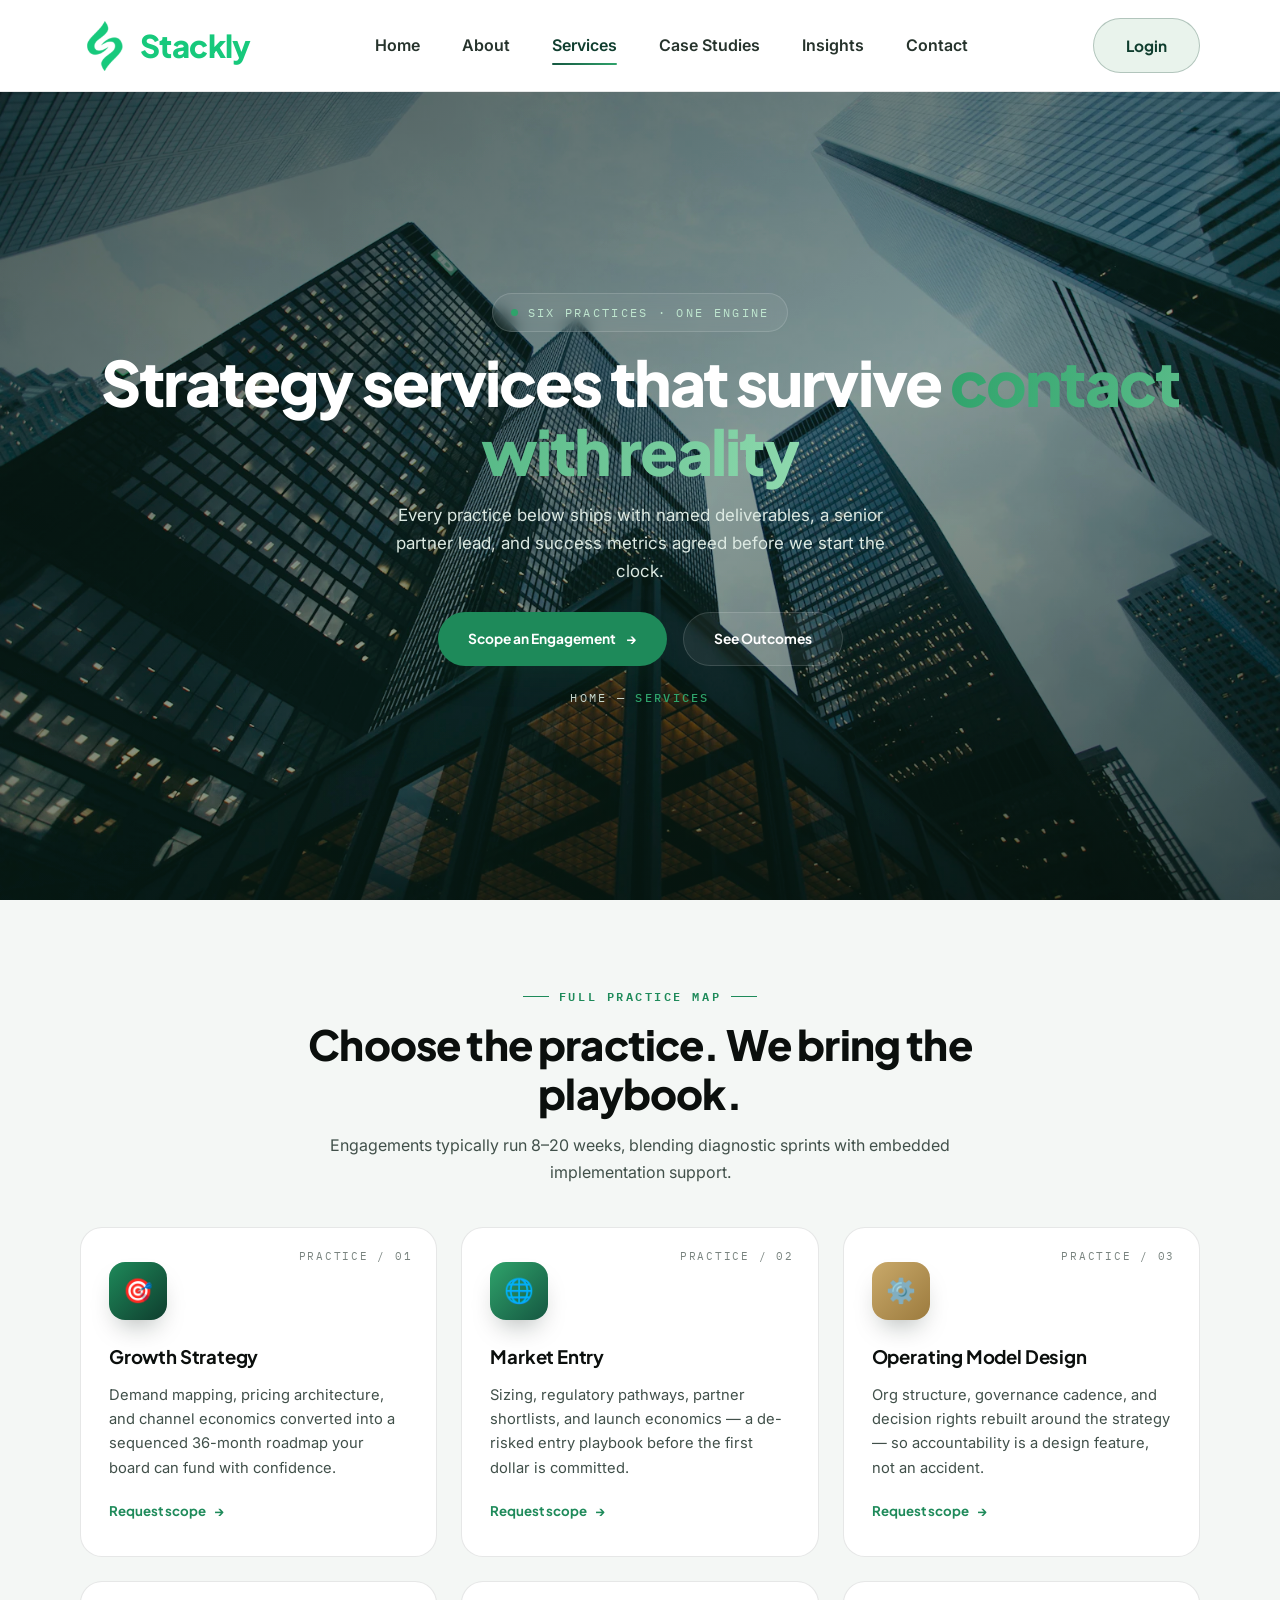
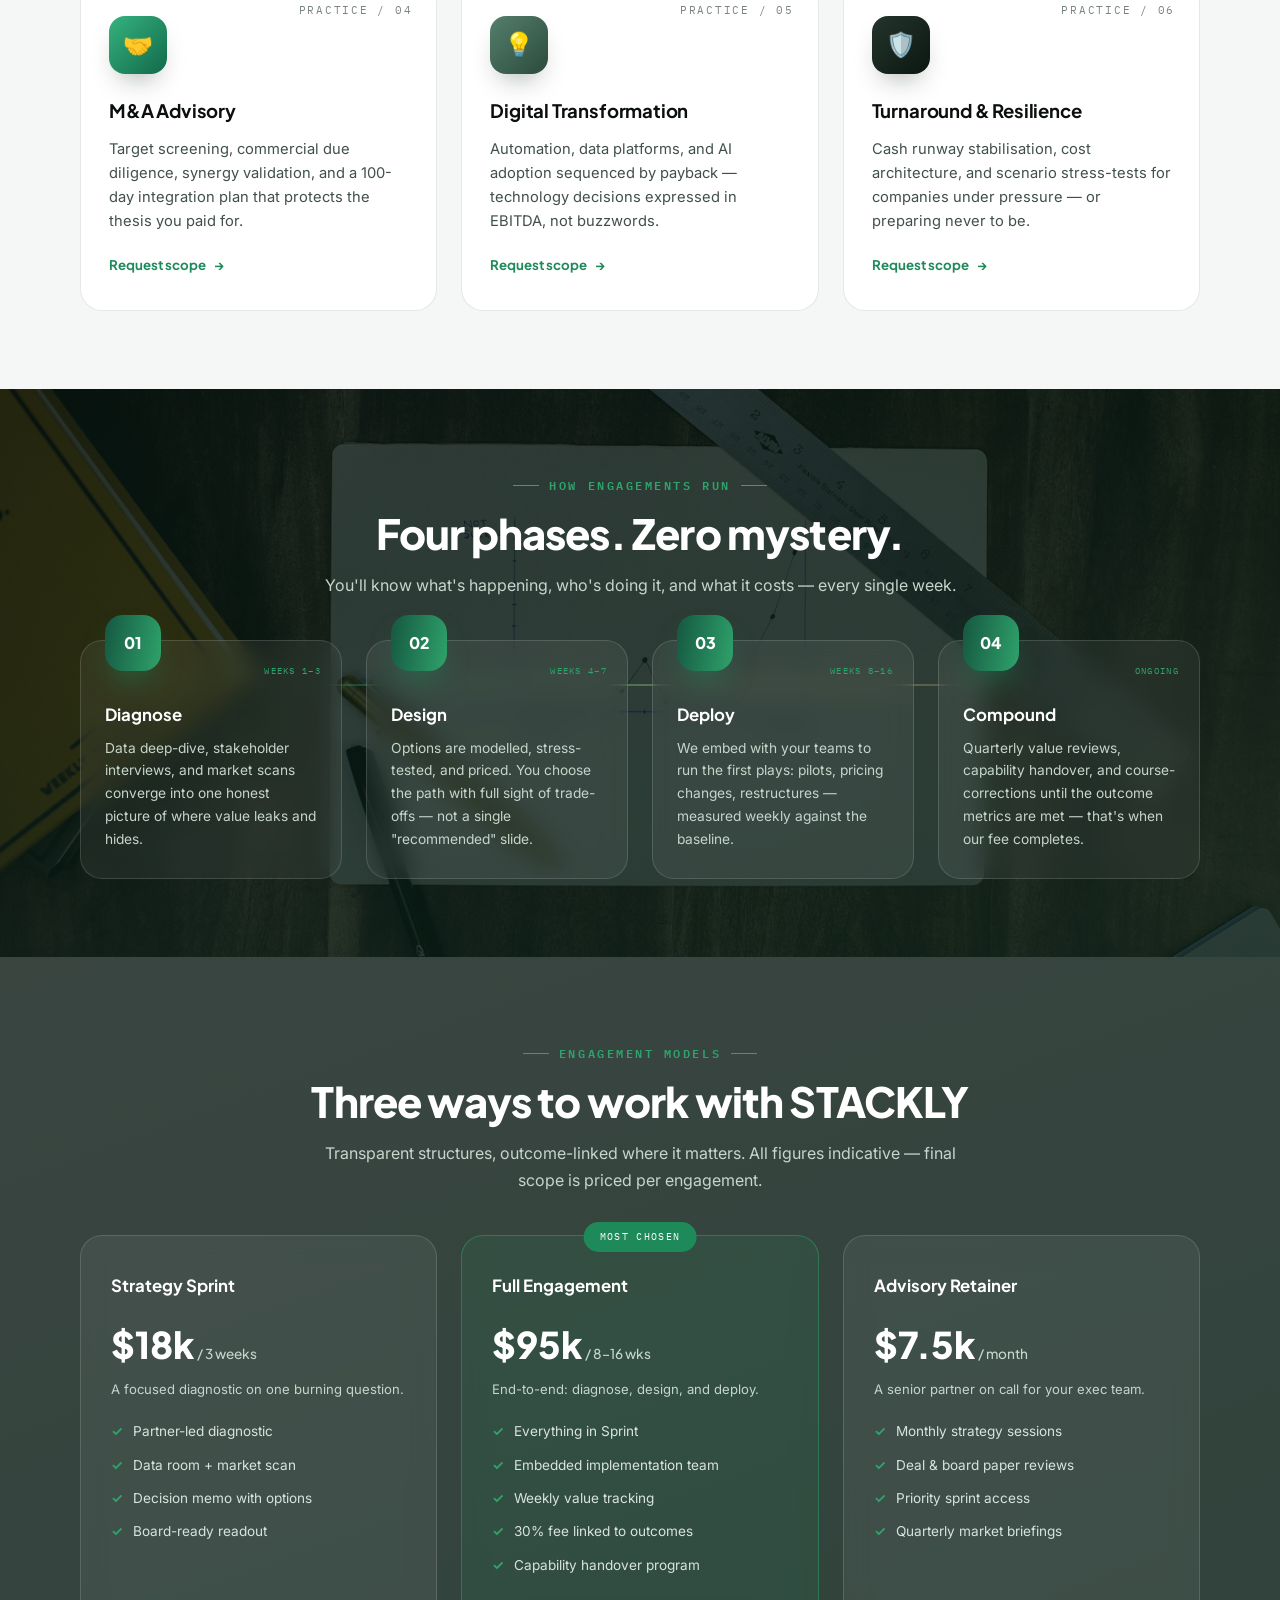
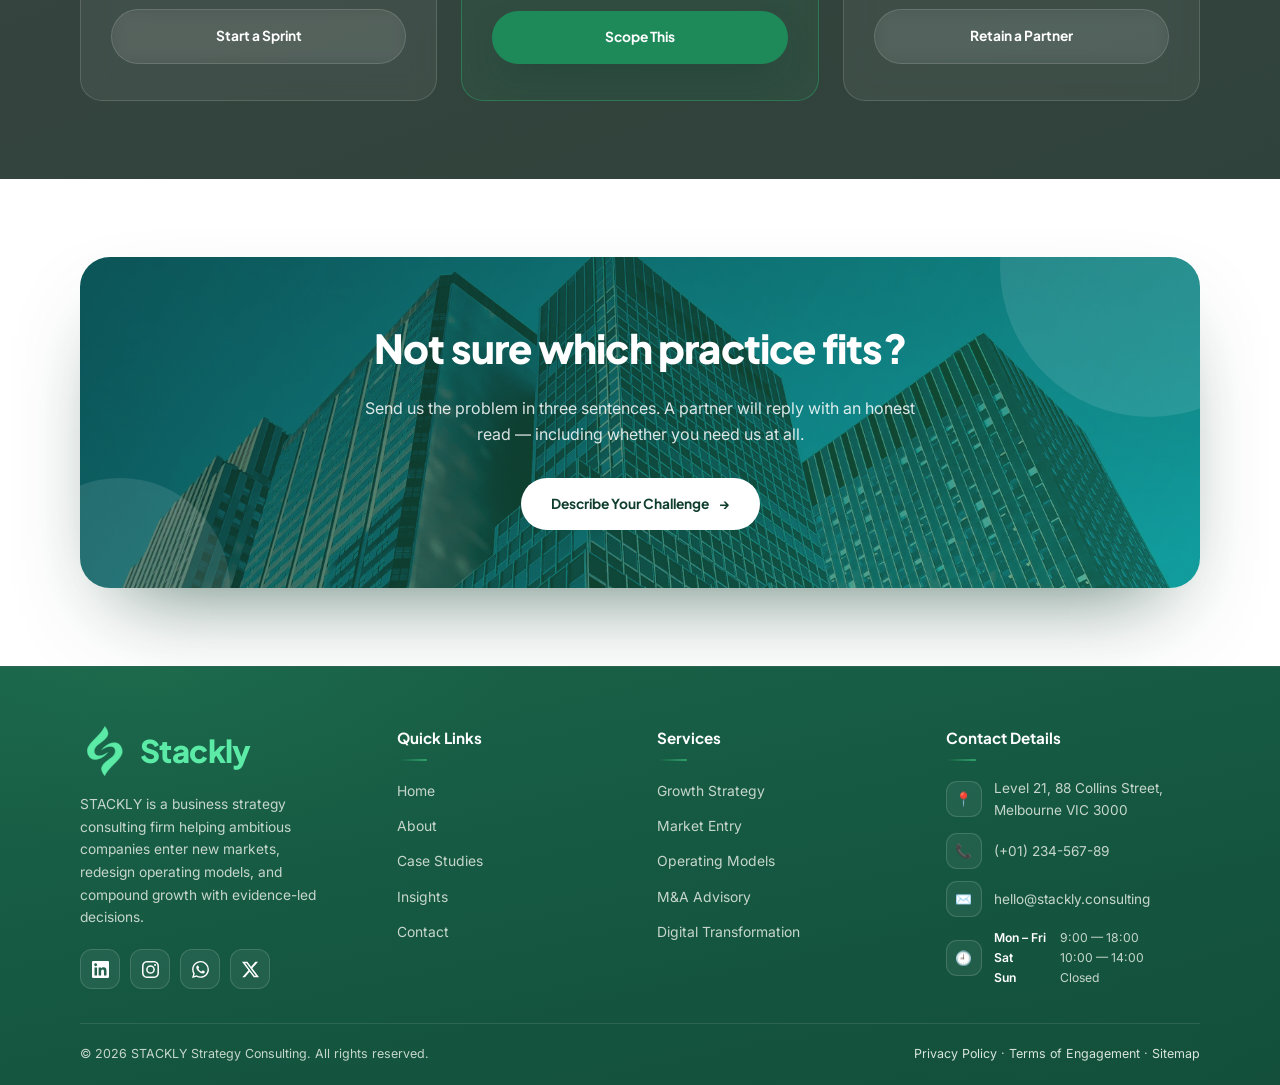
<file: services.html>
﻿<!DOCTYPE html>
<html lang="en">
<head>
<meta charset="UTF-8">
<meta name="viewport" content="width=device-width, initial-scale=1.0">
<title>Services — STACKLY Business Strategy Consulting</title>
<link rel="stylesheet" href="css/style.css">
</head>
<body>
<header class="site-head">
  <div class="wrap head-in">
    <a href="index.html" class="logo"><span class="mark">◆</span>Stack<span class="tail">ly</span></a>
    <nav class="main-nav">
      <a href="index.html" >Home</a>
      <a href="about.html" >About</a>
      <a href="services.html" class="active">Services</a>
      <a href="case-studies.html" >Case Studies</a>
      <a href="insights.html" >Insights</a>
      <a href="contact.html" >Contact</a>
    </nav>
    <div class="head-cta">
      <a href="login.html" class="btn btn-ghost keep">Login</a>
      <button class="nav-toggle" aria-label="Open menu" aria-expanded="false">☰</button>
    </div>
  </div>
</header>
<!-- HERO -->
<section class="hero page-hero">
  <div class="hero-bg" style="background-image:url('assets/img/hero-services.webp')"></div>
  <div class="wrap">
    <span class="hero-kicker"><span class="dot"></span>Six practices · One engine</span>
    <h1>Strategy services that survive <span class="grad-text">contact with reality</span></h1>
    <p class="lead">Every practice below ships with named deliverables, a senior partner lead, and success metrics agreed before we start the clock.</p>
    <div class="hero-actions"><a href="404.html" class="btn btn-grad">Scope an Engagement <span class="arr">→</span></a><a href="404.html" class="btn btn-ghost">See Outcomes</a></div>
    <span class="crumb"><a href="index.html">Home</a> — <b>Services</b></span>
  </div>
</section>

<!-- SERVICES GRID -->
<section class="sec-light">
  <div class="wrap">
    <div class="sec-head center reveal">
      <span class="eyebrow">Full practice map</span>
      <h2>Choose the practice. We bring the playbook.</h2>
      <p>Engagements typically run 8–20 weeks, blending diagnostic sprints with embedded implementation support.</p>
    </div>
    <div class="svc-grid">
      <div class="svc-card reveal"><span class="num">PRACTICE / 01</span><div class="svc-ic bg-cobalt">🎯</div><h3>Growth Strategy</h3><p>Demand mapping, pricing architecture, and channel economics converted into a sequenced 36-month roadmap your board can fund with confidence.</p><a href="404.html" class="link">Request scope <span class="arr">→</span></a></div>
      <div class="svc-card reveal" data-d="1"><span class="num">PRACTICE / 02</span><div class="svc-ic bg-violet">🌐</div><h3>Market Entry</h3><p>Sizing, regulatory pathways, partner shortlists, and launch economics — a de-risked entry playbook before the first dollar is committed.</p><a href="404.html" class="link">Request scope <span class="arr">→</span></a></div>
      <div class="svc-card reveal" data-d="2"><span class="num">PRACTICE / 03</span><div class="svc-ic bg-brass">⚙️</div><h3>Operating Model Design</h3><p>Org structure, governance cadence, and decision rights rebuilt around the strategy — so accountability is a design feature, not an accident.</p><a href="404.html" class="link">Request scope <span class="arr">→</span></a></div>
      <div class="svc-card reveal"><span class="num">PRACTICE / 04</span><div class="svc-ic bg-teal">🤝</div><h3>M&amp;A Advisory</h3><p>Target screening, commercial due diligence, synergy validation, and a 100-day integration plan that protects the thesis you paid for.</p><a href="404.html" class="link">Request scope <span class="arr">→</span></a></div>
      <div class="svc-card reveal" data-d="1"><span class="num">PRACTICE / 05</span><div class="svc-ic bg-rose">💡</div><h3>Digital Transformation</h3><p>Automation, data platforms, and AI adoption sequenced by payback — technology decisions expressed in EBITDA, not buzzwords.</p><a href="404.html" class="link">Request scope <span class="arr">→</span></a></div>
      <div class="svc-card reveal" data-d="2"><span class="num">PRACTICE / 06</span><div class="svc-ic bg-inkb">🛡️</div><h3>Turnaround &amp; Resilience</h3><p>Cash runway stabilisation, cost architecture, and scenario stress-tests for companies under pressure — or preparing never to be.</p><a href="404.html" class="link">Request scope <span class="arr">→</span></a></div>
    </div>
  </div>
</section>

<!-- PROCESS -->
<section class="sec-dark on-dark process">
  <div class="wrap">
    <div class="sec-head center reveal">
      <span class="eyebrow">How engagements run</span>
      <h2>Four phases. Zero mystery.</h2>
      <p>You'll know what's happening, who's doing it, and what it costs — every single week.</p>
    </div>
    <div class="proc-grid">
      <div class="proc-card reveal"><span class="stepnum"></span><span class="tag">WEEKS 1–3</span><h3>Diagnose</h3><p>Data deep-dive, stakeholder interviews, and market scans converge into one honest picture of where value leaks and hides.</p></div>
      <div class="proc-card reveal" data-d="1"><span class="stepnum"></span><span class="tag">WEEKS 4–7</span><h3>Design</h3><p>Options are modelled, stress-tested, and priced. You choose the path with full sight of trade-offs — not a single "recommended" slide.</p></div>
      <div class="proc-card reveal" data-d="2"><span class="stepnum"></span><span class="tag">WEEKS 8–16</span><h3>Deploy</h3><p>We embed with your teams to run the first plays: pilots, pricing changes, restructures — measured weekly against the baseline.</p></div>
      <div class="proc-card reveal" data-d="3"><span class="stepnum"></span><span class="tag">ONGOING</span><h3>Compound</h3><p>Quarterly value reviews, capability handover, and course-corrections until the outcome metrics are met — that's when our fee completes.</p></div>
    </div>
  </div>
</section>

<!-- ENGAGEMENT MODELS / PRICING -->
<section class="sec-dark on-dark" style="background:var(--obsidian);">
  <div class="wrap">
    <div class="sec-head center reveal">
      <span class="eyebrow">Engagement models</span>
      <h2>Three ways to work with STACKLY</h2>
      <p>Transparent structures, outcome-linked where it matters. All figures indicative — final scope is priced per engagement.</p>
    </div>
    <div class="price-grid">
      <div class="price-card reveal"><h3>Strategy Sprint</h3><div class="amt">$18k<small> / 3 weeks</small></div><p>A focused diagnostic on one burning question.</p><ul><li>Partner-led diagnostic</li><li>Data room + market scan</li><li>Decision memo with options</li><li>Board-ready readout</li></ul><a href="404.html" class="btn btn-ghost" style="justify-content:center;">Start a Sprint</a></div>
      <div class="price-card feat reveal" data-d="1"><span class="flag">MOST CHOSEN</span><h3>Full Engagement</h3><div class="amt">$95k<small> / 8–16 wks</small></div><p>End-to-end: diagnose, design, and deploy.</p><ul><li>Everything in Sprint</li><li>Embedded implementation team</li><li>Weekly value tracking</li><li>30% fee linked to outcomes</li><li>Capability handover program</li></ul><a href="404.html" class="btn btn-grad" style="justify-content:center;">Scope This</a></div>
      <div class="price-card reveal" data-d="2"><h3>Advisory Retainer</h3><div class="amt">$7.5k<small> / month</small></div><p>A senior partner on call for your exec team.</p><ul><li>Monthly strategy sessions</li><li>Deal &amp; board paper reviews</li><li>Priority sprint access</li><li>Quarterly market briefings</li></ul><a href="404.html" class="btn btn-ghost" style="justify-content:center;">Retain a Partner</a></div>
    </div>
  </div>
</section>

<!-- CTA -->
<section class="cta-band">
  <div class="wrap">
    <div class="cta-box reveal">
      <h2>Not sure which practice fits?</h2>
      <p>Send us the problem in three sentences. A partner will reply with an honest read — including whether you need us at all.</p>
      <a href="404.html" class="btn">Describe Your Challenge <span class="arr">→</span></a>
    </div>
  </div>
</section>
<footer class="site-foot">
  <div class="wrap">
    <div class="foot-top">
      <div class="foot-brand">
        <a href="index.html" class="logo"><span class="mark">◆</span>Stack<span class="tail">ly</span></a>
        <p>STACKLY is a business strategy consulting firm helping ambitious companies enter new markets, redesign operating models, and compound growth with evidence-led decisions.</p>
        <div class="foot-social">
          <a href="404.html" aria-label="LinkedIn" title="LinkedIn"><svg viewBox="0 0 24 24" aria-hidden="true"><path d="M20.45 20.45h-3.56v-5.57c0-1.33-.02-3.04-1.85-3.04-1.85 0-2.14 1.45-2.14 2.94v5.67H9.35V9h3.41v1.56h.05c.48-.9 1.64-1.85 3.37-1.85 3.6 0 4.27 2.37 4.27 5.46v6.28ZM5.34 7.43a2.07 2.07 0 1 1 0-4.13 2.07 2.07 0 0 1 0 4.13Zm1.78 13.02H3.55V9h3.57v11.45ZM22.22 0H1.77C.79 0 0 .77 0 1.73v20.54C0 23.23.79 24 1.77 24h20.45c.98 0 1.78-.77 1.78-1.73V1.73C24 .77 23.2 0 22.22 0Z"/></svg></a>
          <a href="404.html" aria-label="Instagram" title="Instagram"><svg viewBox="0 0 24 24" aria-hidden="true"><path d="M12 2.16c3.2 0 3.58.01 4.85.07 1.17.05 1.8.25 2.23.41.56.22.96.48 1.38.9.42.41.68.81.9 1.38.16.42.36 1.06.41 2.23.06 1.27.07 1.64.07 4.85s-.01 3.58-.07 4.85c-.05 1.17-.25 1.8-.41 2.23-.22.56-.48.96-.9 1.38-.42.42-.82.68-1.38.9-.43.16-1.06.36-2.23.41-1.27.06-1.65.07-4.85.07s-3.58-.01-4.85-.07c-1.17-.05-1.8-.25-2.23-.41a3.81 3.81 0 0 1-1.38-.9c-.42-.42-.68-.82-.9-1.38-.16-.43-.36-1.06-.41-2.23C2.17 15.58 2.16 15.2 2.16 12s.01-3.58.07-4.85c.05-1.17.25-1.81.41-2.23.22-.57.48-.97.9-1.38.42-.42.82-.68 1.38-.9.42-.16 1.06-.36 2.23-.41C8.42 2.17 8.8 2.16 12 2.16ZM12 0C8.74 0 8.33.01 7.05.07c-1.28.06-2.15.26-2.91.56-.79.3-1.46.72-2.13 1.38A5.9 5.9 0 0 0 .63 4.14c-.3.77-.5 1.64-.56 2.91C.01 8.33 0 8.74 0 12s.01 3.67.07 4.95c.06 1.28.26 2.15.56 2.91.3.79.72 1.46 1.38 2.13a5.9 5.9 0 0 0 2.13 1.38c.77.3 1.64.5 2.91.56C8.33 23.99 8.74 24 12 24s3.67-.01 4.95-.07c1.28-.06 2.15-.26 2.91-.56a5.9 5.9 0 0 0 2.13-1.38 5.9 5.9 0 0 0 1.38-2.13c.3-.77.5-1.64.56-2.91.06-1.28.07-1.69.07-4.95s-.01-3.67-.07-4.95c-.06-1.28-.26-2.15-.56-2.91a5.9 5.9 0 0 0-1.38-2.13A5.9 5.9 0 0 0 19.86.63c-.77-.3-1.64-.5-2.91-.56C15.67.01 15.26 0 12 0Zm0 5.84a6.16 6.16 0 1 0 0 12.32 6.16 6.16 0 0 0 0-12.32ZM12 16a4 4 0 1 1 0-8 4 4 0 0 1 0 8Zm7.85-10.41a1.44 1.44 0 1 1-2.88 0 1.44 1.44 0 0 1 2.88 0Z"/></svg></a>
          <a href="404.html" aria-label="WhatsApp" title="WhatsApp"><svg viewBox="0 0 24 24" aria-hidden="true"><path d="M17.47 14.38c-.3-.15-1.76-.87-2.03-.97-.27-.1-.47-.15-.67.15-.2.3-.77.97-.94 1.16-.17.2-.35.22-.64.08-.3-.15-1.26-.47-2.39-1.48a9 9 0 0 1-1.65-2.06c-.18-.3-.02-.46.13-.6.13-.14.3-.35.44-.53.15-.17.2-.3.3-.5.1-.19.05-.37-.02-.51-.08-.15-.67-1.62-.92-2.21-.24-.58-.49-.5-.67-.51h-.57c-.2 0-.52.07-.79.37-.27.3-1.04 1.02-1.04 2.48 0 1.46 1.07 2.87 1.22 3.07.15.2 2.09 3.2 5.07 4.49.71.3 1.26.49 1.7.62.71.23 1.36.2 1.87.12.57-.09 1.75-.72 2-1.42.25-.69.25-1.28.18-1.41-.08-.12-.28-.2-.58-.34m-5.42 7.4a9.87 9.87 0 0 1-5.03-1.37l-.36-.22-3.74.98 1-3.65-.24-.37a9.86 9.86 0 0 1-1.51-5.26 9.88 9.88 0 0 1 16.88-6.99 9.83 9.83 0 0 1 2.9 6.99 9.89 9.89 0 0 1-9.9 9.89M20.46 3.49A11.82 11.82 0 0 0 12.05 0C5.5 0 .16 5.34.16 11.89c0 2.1.55 4.14 1.59 5.95L.06 24l6.3-1.65a11.88 11.88 0 0 0 5.69 1.44h.01c6.55 0 11.89-5.33 11.89-11.89a11.82 11.82 0 0 0-3.48-8.41Z"/></svg></a>
          <a href="404.html" aria-label="X" title="X"><svg viewBox="0 0 24 24" aria-hidden="true"><path d="M18.9 1.15h3.68l-8.04 9.19L24 22.85h-7.41l-5.8-7.584-6.64 7.584H.47l8.6-9.83L0 1.15h7.59l5.24 6.93 6.07-6.93Zm-1.29 19.5h2.04L6.49 3.24H4.3l13.31 17.41Z"/></svg></a>
        </div>
      </div>
      <div class="foot-col">
        <h4>Quick Links</h4>
        <ul>
          <li><a href="index.html">Home</a></li>
          <li><a href="about.html">About</a></li>
          <li><a href="case-studies.html">Case Studies</a></li>
          <li><a href="insights.html">Insights</a></li>
          <li><a href="contact.html">Contact</a></li>
        </ul>
      </div>
      <div class="foot-col">
        <h4>Services</h4>
        <ul>
          <li><a href="404.html">Growth Strategy</a></li>
          <li><a href="404.html">Market Entry</a></li>
          <li><a href="404.html">Operating Models</a></li>
          <li><a href="404.html">M&amp;A Advisory</a></li>
          <li><a href="404.html">Digital Transformation</a></li>
        </ul>
      </div>
      <div class="foot-col">
        <h4>Contact Details</h4>
        <ul class="foot-contact">
          <li><span class="fi">📍</span><span>Level 21, 88 Collins Street,<br>Melbourne VIC 3000</span></li>
          <li><a href="tel:+0123456789"><span class="fi">📞</span><span>(+01) 234-567-89</span></a></li>
          <li><a href="mailto:hello@stackly.consulting"><span class="fi">✉️</span><span>hello@stackly.consulting</span></a></li>
          <li><span class="fi">🕘</span><span class="fc-hours"><span><b>Mon – Fri</b>9:00 — 18:00</span><span><b>Sat</b>10:00 — 14:00</span><span><b>Sun</b>Closed</span></span></li>
        </ul>
      </div>
    </div>
    <div class="foot-bar">
      <span>© 2026 STACKLY Strategy Consulting. All rights reserved.</span>
      <span><a href="404.html">Privacy Policy</a> · <a href="404.html">Terms of Engagement</a> · <a href="404.html">Sitemap</a></span>
    </div>
  </div>
</footer>
<script src="js/script.js"></script>
</body>
</html>
</file>
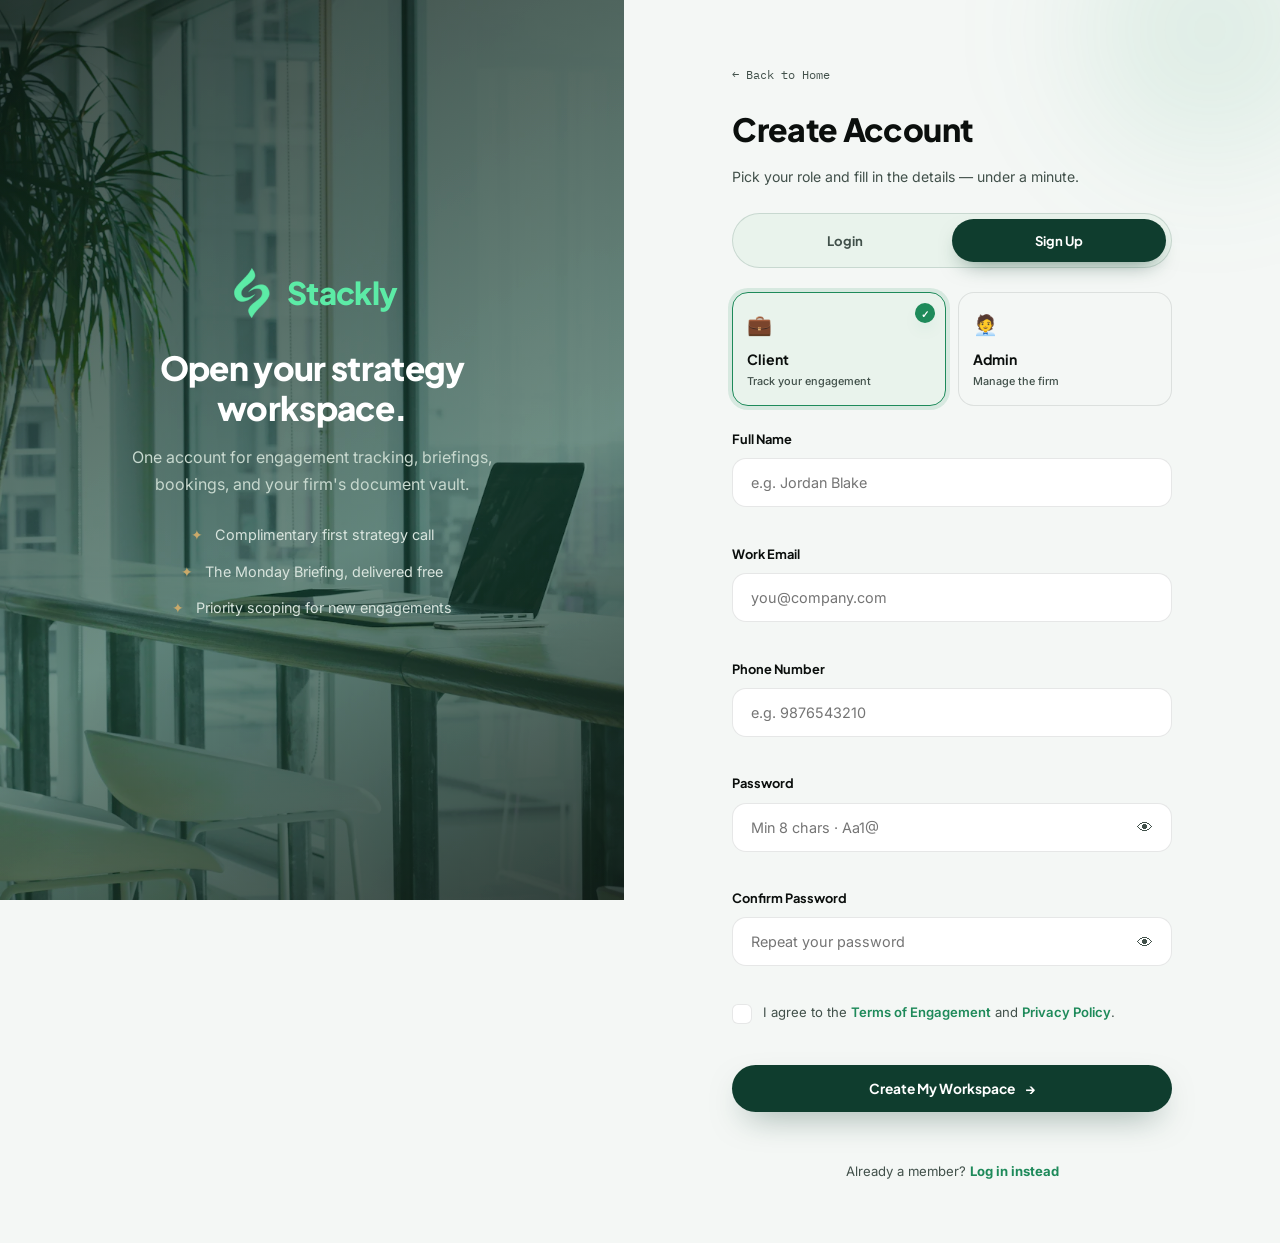
<file: signup.html>
﻿<!DOCTYPE html>
<html lang="en">
<head>
<meta charset="UTF-8">
<meta name="viewport" content="width=device-width, initial-scale=1.0">
<title>Sign Up — STACKLY Business Strategy Consulting</title>
<link rel="stylesheet" href="css/style.css">
</head>
<body>
<div class="auth-page">
  <div class="auth-brand">
    <div class="hero-bg" style="background-image:url('assets/img/hero-auth.webp')"></div>
    <a href="index.html" class="logo"><span class="mark">◆</span>Stack<span class="tail">ly</span></a>
    <h2>Open your strategy workspace.</h2>
    <p>One account for engagement tracking, briefings, bookings, and your firm's document vault.</p>
    <ul>
      <li>Complimentary first strategy call</li>
      <li>The Monday Briefing, delivered free</li>
      <li>Priority scoping for new engagements</li>
    </ul>
  </div>

  <div class="auth-form-side">
    <form id="signupForm" class="auth-card" novalidate>
      <a href="index.html" class="back-link">← Back to Home</a>
      <h1>Create Account</h1>
      <p>Pick your role and fill in the details — under a minute.</p>

      <div class="auth-switch">
        <a href="login.html">Login</a>
        <button type="button" class="on">Sign Up</button>
      </div>

      <div class="role-pick">
        <input type="radio" name="role" value="client" id="sRoleClient" checked>
        <label for="sRoleClient"><span class="r-ic">💼</span>Client<small>Track your engagement</small></label>
        <input type="radio" name="role" value="admin" id="sRoleAdmin">
        <label for="sRoleAdmin"><span class="r-ic">🧑‍💼</span>Admin<small>Manage the firm</small></label>
      </div>
      <span class="field-msg role-msg"></span>

      <div class="form-field">
        <label for="sName">Full Name</label>
        <input id="sName" type="text" placeholder="e.g. Jordan Blake" data-validate="name" autocomplete="name">
        <span class="field-msg"></span>
      </div>
      <div class="form-field">
        <label for="sEmail">Work Email</label>
        <input id="sEmail" type="email" placeholder="you@company.com" data-validate="email" autocomplete="email">
        <span class="field-msg"></span>
      </div>
      <div class="form-field">
        <label for="sPhone">Phone Number</label>
        <input id="sPhone" type="tel" placeholder="e.g. 9876543210" data-validate="phone" autocomplete="tel" inputmode="numeric" maxlength="10">
        <span class="field-msg"></span>
      </div>
      <div class="form-field">
        <label for="sPass">Password</label>
        <div class="pass-wrap">
          <input id="sPass" type="password" placeholder="Min 8 chars · Aa1@" data-validate="password" autocomplete="new-password">
          <button type="button" class="toggle-pass" aria-label="Show password">👁</button>
        </div>
        <span class="field-msg"></span>
      </div>
      <div class="form-field">
        <label for="sPass2">Confirm Password</label>
        <div class="pass-wrap">
          <input id="sPass2" type="password" placeholder="Repeat your password" data-validate="confirm" data-match="#sPass" autocomplete="new-password">
          <button type="button" class="toggle-pass" aria-label="Show password">👁</button>
        </div>
        <span class="field-msg"></span>
      </div>

      <div class="terms-field">
        <label class="terms-check">
          <input type="checkbox" id="sTerms" data-require-check>
          <span class="tick-box" aria-hidden="true">✓</span>
          <span class="terms-text">I agree to the <a href="404.html">Terms of Engagement</a> and <a href="404.html">Privacy Policy</a>.</span>
        </label>
        <span class="field-msg terms-msg"></span>
      </div>

      <button type="submit" class="btn btn-grad">Create My Workspace <span class="arr">→</span></button>
      <span class="form-status nl-msg" role="status" aria-live="polite"></span>
      <div class="auth-foot">Already a member? <a href="login.html">Log in instead</a></div>
    </form>
  </div>
</div>
<script src="js/script.js"></script>
</body>
</html>
</file>
<file: css/style.css>
/* ============================================================
   STACKLY — Business Strategy Consulting
   Theme: Optive-style · White / Forest Green / Charcoal / Mint
   Fonts: Plus Jakarta Sans (display) · Inter (body) · IBM Plex Mono (data)
   ============================================================ */
@import url('https://fonts.googleapis.com/css2?family=Plus+Jakarta+Sans:wght@400;500;600;700;800&family=Inter:wght@400;500;600;700&family=IBM+Plex+Mono:wght@400;500;600&display=swap');

:root{
  --paper:#FFFFFF;
  --cloud:#F4F7F5;
  --mint:#E9F3EC;
  --forest:#0F3D2E;
  --forest-2:#155741;
  --pine:#0B1712;
  --pine-2:#10231B;
  --em:#1E8A5A;
  --em-bright:#2FA36B;
  --logo-light:#17C97C;   /* logo on white headers */
  --logo-dark:#5CEBA6;    /* logo on forest/dark panels */
  --sand:#C9A96A;
  --ink:#0B0F0D;
  --slate:#41504A;
  --mist:#C6D6CC;
  --line:rgba(255,255,255,.1);
  --line-dark:rgba(16,22,19,.1);
  --grad:linear-gradient(100deg,var(--forest-2),var(--em-bright));
  --grad-soft:linear-gradient(100deg,rgba(30,138,90,.12),rgba(47,163,107,.12));
  --glass:rgba(255,255,255,.06);
  --glass-brd:rgba(255,255,255,.14);
  --shadow:0 24px 60px -24px rgba(8,25,18,.5);
  --r-lg:22px; --r-md:16px; --r-sm:10px;
  --fd:'Plus Jakarta Sans',sans-serif;
  --fb:'Inter',sans-serif;
  --fm:'IBM Plex Mono',monospace;
  --wrap:1180px;
  --ease:cubic-bezier(.22,.68,.28,1);
  /* one spacing scale for every section + card grid */
  --sec-pad:78px;      /* vertical rhythm between sections */
  --grid-gap:24px;     /* gap for all card grids          */
  --head-gap:42px;     /* section heading → content       */
  --head-h:92px;       /* sticky header height allowance  */
}

*{margin:0;padding:0;box-sizing:border-box;}
/* Animated counters are spans inside <b>. Component label rules like
   `.stat-card span` would otherwise shrink them to caption size, so this
   utility forces them to inherit the number styling around them. */
[data-count]{font-size:inherit!important;color:inherit!important;line-height:inherit!important;letter-spacing:inherit!important;}
html{scroll-behavior:smooth;}
body{font-family:var(--fb);color:var(--ink);background:var(--paper);line-height:1.65;overflow-x:hidden;}
img,svg,canvas,video{max-width:100%;display:block;}
a{text-decoration:none;color:inherit;}
ul{list-style:none;}
button{font-family:inherit;cursor:pointer;border:none;background:none;}
input,textarea,select{font-family:inherit;}
::selection{background:var(--em);color:#fff;}

.wrap{width:min(var(--wrap),92%);margin-inline:auto;}
.eyebrow{font-family:var(--fm);font-size:.72rem;font-weight:600;letter-spacing:.22em;text-transform:uppercase;display:inline-flex;align-items:center;gap:10px;color:var(--em);}
.eyebrow::before{content:"";width:26px;height:1px;background:var(--em);display:inline-block;}
.sec-head{max-width:680px;margin-bottom:var(--head-gap);}
.sec-head h2{font-family:var(--fd);font-size:clamp(1.7rem,3.4vw,2.6rem);line-height:1.18;font-weight:800;margin-top:14px;letter-spacing:-.02em;color:var(--ink);}
.sec-head p{margin-top:14px;color:var(--slate);}
.sec-head.center{margin-inline:auto;text-align:center;}
/* centred call-to-action that closes a section */
.sec-cta{text-align:center;margin-top:38px;}
.sec-head.center .eyebrow::after{content:"";width:26px;height:1px;background:var(--em);display:inline-block;}
.on-dark .sec-head h2{color:#fff;}
.on-dark .sec-head p{color:var(--mist);}
.on-dark .eyebrow{color:var(--em-bright);}
.on-dark .eyebrow::before,.on-dark .sec-head.center .eyebrow::after{background:var(--em-bright);}
.grad-text{background:linear-gradient(100deg,var(--em-bright),#8FD9AE);-webkit-background-clip:text;background-clip:text;color:transparent;}

section{padding:var(--sec-pad) 0;position:relative;}
.sec-light{background:var(--cloud);}
.sec-white{background:var(--paper);}
.sec-dark{background:var(--pine-2);}

/* ---------- Buttons ---------- */
.btn{position:relative;display:inline-flex;align-items:center;gap:10px;font-family:var(--fd);font-weight:700;font-size:.86rem;padding:15px 30px;border-radius:60px;overflow:hidden;transition:transform .35s var(--ease),box-shadow .35s var(--ease),color .35s;z-index:1;}
.btn::before{content:"";position:absolute;inset:0;border-radius:inherit;transform:translateX(-101%);transition:transform .45s var(--ease);z-index:-1;}
.btn:hover{transform:translateY(-3px);}
.btn:active{transform:translateY(-1px) scale(.98);}
.btn-grad{background:var(--forest);color:#fff;box-shadow:0 14px 34px -14px rgba(15,61,46,.55);}
.btn-grad::before{background:var(--grad);}
.btn-grad:hover::before{transform:translateX(0);}
.btn-ghost{color:#fff;border:1px solid var(--glass-brd);background:var(--glass);backdrop-filter:blur(8px);}
.btn-ghost::before{background:var(--grad);}
.btn-ghost:hover{border-color:transparent;}
.btn-ghost:hover::before{transform:translateX(0);}
.btn-ink{background:var(--pine);color:#fff;}
.btn-ink::before{background:var(--grad);}
.btn-ink:hover::before{transform:translateX(0);}
.btn .arr{transition:transform .35s var(--ease);}
.btn:hover .arr{transform:translateX(5px);}

/* ---------- Header ---------- */
.site-head{position:sticky;top:0;z-index:120;background:var(--paper);border-bottom:1px solid var(--line-dark);padding:18px 0;transition:box-shadow .4s,padding .4s;}
.site-head.scrolled{box-shadow:0 14px 40px -20px rgba(8,25,18,.25);padding:13px 0;}
.head-in{display:flex;align-items:center;justify-content:space-between;gap:24px;}
.logo{font-family:var(--fd);font-weight:800;font-size:1.95rem;color:var(--logo-light);display:flex;align-items:center;gap:10px;letter-spacing:-.02em;position:relative;overflow:hidden;}
.logo::after{content:"";position:absolute;top:0;bottom:0;left:0;width:45%;z-index:2;pointer-events:none;opacity:0;mix-blend-mode:screen;background:linear-gradient(105deg,transparent 0%,rgba(255,255,255,.25) 42%,rgba(245,250,248,.95) 50%,rgba(255,255,255,.25) 58%,transparent 100%);transform:translateX(-180%) skewX(-16deg);}
.logo:hover::after{animation:logoShine .85s ease-out;}
@keyframes logoShine{0%{transform:translateX(-180%) skewX(-16deg);opacity:0;}12%{opacity:1;}100%{transform:translateX(260%) skewX(-16deg);opacity:0;}}
/* mark ships in two pre-coloured variants that match the wordmark exactly */
.logo .mark{width:50px;height:50px;flex:none;background:url(../assets/img/mark-light.webp) center/contain no-repeat;
  font-size:0;line-height:0;transition:transform .4s var(--ease);}
.on-dark .logo .mark,.site-foot .logo .mark,.auth-brand .logo .mark,.dash-side .logo .mark{background-image:url(../assets/img/mark-dark.webp);}
.logo:hover .mark{transform:scale(1.07);}
.logo span.tail{color:inherit;margin-left:-10px;}
.on-dark .logo,.site-foot .logo,.auth-brand .logo,.dash-side .logo{color:var(--logo-dark);}
.main-nav{display:flex;gap:6px;}
.main-nav a{position:relative;color:#26332C;font-weight:600;font-size:1rem;padding:11px 18px;border-radius:40px;transition:color .3s;}
.main-nav a::after{content:"";position:absolute;left:18px;right:18px;bottom:5px;height:2px;border-radius:2px;background:var(--grad);transform:scaleX(0);transform-origin:left;transition:transform .35s var(--ease);}
.main-nav a:hover,.main-nav a.active{color:var(--forest);}
.main-nav a:hover::after,.main-nav a.active::after{transform:scaleX(1);}
.head-cta{display:flex;align-items:center;gap:14px;}
.head-cta .btn{padding:14px 32px;font-size:.96rem;}
.head-cta .btn-ghost{color:var(--forest);border-color:rgba(15,61,46,.25);background:var(--mint);}
.nav-toggle{display:none;width:48px;height:48px;border-radius:12px;background:var(--mint);border:1px solid rgba(15,61,46,.2);color:var(--forest);font-size:1.28rem;}

/* ---------- Hero (shared) ---------- */
.hero{min-height:100vh;min-height:100svh;display:flex;align-items:center;position:relative;overflow:hidden;background:linear-gradient(150deg,#0B1F17 0%,#0F3D2E 55%,#123B2C 100%);color:#fff;padding:120px 0 90px;}
.hero-canvas{position:absolute;inset:0;z-index:0;opacity:.85;}
.aurora{position:absolute;border-radius:50%;filter:blur(90px);opacity:.5;pointer-events:none;z-index:0;}
.aur-1{width:560px;height:560px;background:radial-gradient(circle,rgba(47,163,107,.6),transparent 65%);top:-160px;left:-120px;animation:aur 16s ease-in-out infinite;}
.aur-2{width:520px;height:520px;background:radial-gradient(circle,rgba(21,87,65,.85),transparent 65%);bottom:-180px;right:-100px;animation:aur 19s ease-in-out infinite reverse;}
.aur-3{width:360px;height:360px;background:radial-gradient(circle,rgba(201,169,106,.35),transparent 62%);top:38%;left:52%;animation:aur 22s ease-in-out infinite 2s;}
@keyframes aur{0%,100%{transform:translate(0,0) scale(1);}33%{transform:translate(60px,-40px) scale(1.12);}66%{transform:translate(-40px,50px) scale(.94);}}
.grid-floor{position:absolute;left:-10%;right:-10%;bottom:-14%;height:52%;z-index:0;background:linear-gradient(rgba(47,163,107,.15) 1px,transparent 1px),linear-gradient(90deg,rgba(47,163,107,.15) 1px,transparent 1px);background-size:52px 52px;transform:perspective(620px) rotateX(64deg);mask-image:linear-gradient(to top,rgba(0,0,0,.85),transparent 78%);-webkit-mask-image:linear-gradient(to top,rgba(0,0,0,.85),transparent 78%);animation:floorScroll 14s linear infinite;}
@keyframes floorScroll{to{background-position:0 52px,52px 0;}}
.hero .wrap{position:relative;z-index:2;}
.hero-kicker{display:inline-flex;align-items:center;gap:10px;font-family:var(--fm);font-size:.72rem;letter-spacing:.2em;text-transform:uppercase;color:#BFE6CF;padding:9px 18px;border:1px solid var(--glass-brd);border-radius:40px;background:var(--glass);backdrop-filter:blur(8px);animation:fadeUp .8s var(--ease) both;}
.hero-kicker .dot{width:7px;height:7px;border-radius:50%;background:var(--em-bright);animation:pulse 2s infinite;}
@keyframes pulse{0%,100%{box-shadow:0 0 0 0 rgba(47,163,107,.5);}50%{box-shadow:0 0 0 8px rgba(47,163,107,0);}}
.hero h1{font-family:var(--fd);font-size:clamp(2.3rem,5.2vw,3.9rem);line-height:1.1;font-weight:800;letter-spacing:-.03em;margin:22px 0 20px;animation:fadeUp .8s .12s var(--ease) both;}
.hero p.lead{color:#DCE9E2;font-size:1.06rem;max-width:540px;animation:fadeUp .8s .22s var(--ease) both;}
.hero-actions{display:flex;gap:16px;flex-wrap:wrap;margin-top:34px;animation:fadeUp .8s .32s var(--ease) both;}
.hero .btn-grad{background:var(--em);}
.hero-proof{display:flex;gap:34px;flex-wrap:wrap;margin-top:46px;animation:fadeUp .8s .42s var(--ease) both;}
.hero-proof .pr b{font-family:var(--fd);font-size:1.6rem;display:flex;align-items:baseline;gap:2px;color:#fff;}
.hero-proof .pr b em{font-style:normal;color:var(--em-bright);}
.hero-proof .pr span{font-size:.78rem;color:var(--mist);letter-spacing:.04em;}
@keyframes fadeUp{from{opacity:0;transform:translateY(28px);}to{opacity:1;transform:translateY(0);}}

/* Strategy ring — signature */
.ring-stage{position:relative;width:min(430px,86%);aspect-ratio:1;margin-inline:auto;animation:fadeUp .9s .3s var(--ease) both;}
.ring-core{position:absolute;inset:27%;border-radius:50%;background:var(--grad);display:grid;place-items:center;text-align:center;color:#fff;box-shadow:0 0 90px rgba(47,163,107,.45),inset 0 0 40px rgba(255,255,255,.14);animation:coreBreathe 5s ease-in-out infinite;}
.ring-core b{font-family:var(--fd);font-size:1.9rem;line-height:1;}
.ring-core span{font-family:var(--fm);font-size:.58rem;letter-spacing:.18em;text-transform:uppercase;opacity:.85;margin-top:6px;}
@keyframes coreBreathe{0%,100%{transform:scale(1);}50%{transform:scale(1.045);}}
.ring{position:absolute;border-radius:50%;border:1px dashed rgba(255,255,255,.25);}
.ring.r1{inset:14%;animation:spin 26s linear infinite;}
.ring.r2{inset:2%;animation:spin 44s linear infinite reverse;}
@keyframes spin{to{transform:rotate(360deg);}}
.ring .node{position:absolute;top:-24px;left:50%;transform:translateX(-50%);min-width:118px;padding:9px 13px;border-radius:12px;background:rgba(9,26,19,.92);border:1px solid var(--glass-brd);backdrop-filter:blur(10px);display:flex;gap:9px;align-items:center;animation:spin 26s linear infinite reverse;box-shadow:var(--shadow);}
.ring.r2 .node{animation-duration:44s;animation-direction:normal;}
.ring .node .ic{width:30px;height:30px;border-radius:9px;display:grid;place-items:center;font-size:.9rem;flex:none;}
.ring .node b{font-family:var(--fd);font-size:.78rem;display:block;line-height:1.2;color:#fff;}
.ring .node span{font-size:.62rem;color:var(--mist);font-family:var(--fm);letter-spacing:.05em;}
.node.n2{top:auto;bottom:-24px;}
.node.n3{top:50%;left:-34px;transform:translateY(-50%);}
.node.n4{top:50%;left:auto;right:-34px;transform:translateY(-50%);}

/* Page hero (inner pages) */
.page-hero{min-height:calc(100svh - var(--head-h));display:flex;align-items:center;text-align:center;}
.page-hero .crumb{font-family:var(--fm);font-size:.72rem;letter-spacing:.2em;text-transform:uppercase;color:var(--mist);animation:fadeUp .7s .35s var(--ease) both;margin-top:22px;display:block;}
.page-hero .crumb b{color:var(--em-bright);font-weight:500;}
.page-hero h1{margin-bottom:6px;}
.page-hero p.lead{margin-inline:auto;}
.page-hero .hero-actions{justify-content:center;}

/* ---------- Marquee ---------- */
.marquee{overflow:hidden;background:var(--paper);border-block:1px solid var(--line-dark);padding:18px 0;position:relative;z-index:2;}
.marquee-track{display:flex;gap:56px;width:max-content;animation:mq 26s linear infinite;}
.marquee-track span{font-family:var(--fd);font-weight:700;font-size:.85rem;color:#37473F;display:flex;align-items:center;gap:14px;white-space:nowrap;letter-spacing:.06em;}
.marquee-track span i{font-style:normal;color:var(--em);}
@keyframes mq{to{transform:translateX(-50%);}}

/* ---------- Stat cards ---------- */
.stat-band{background:var(--pine-2);}
.stat-grid4{display:grid;grid-template-columns:repeat(4,1fr);gap:var(--grid-gap);}
.stat-glass{position:relative;border-radius:var(--r-lg);padding:30px 26px;background:var(--glass);border:1px solid var(--glass-brd);backdrop-filter:blur(14px);overflow:hidden;transition:transform .45s var(--ease),border-color .45s;}
.stat-glass::before{content:"";position:absolute;inset:0;background:var(--grad-soft);opacity:0;transition:opacity .45s;}
.stat-glass:hover{transform:translateY(-8px);border-color:rgba(47,163,107,.55);}
.stat-glass:hover::before{opacity:1;}
.stat-glass b{font-family:var(--fd);font-size:2.2rem;color:#fff;display:flex;align-items:baseline;gap:3px;position:relative;}
.stat-glass b em{font-style:normal;color:var(--em-bright);font-size:1.4rem;}
.stat-glass span{color:var(--mist);font-size:.85rem;position:relative;}
.stat-glass .tick{position:absolute;top:22px;right:22px;font-family:var(--fm);font-size:.6rem;letter-spacing:.14em;color:var(--em-bright);border:1px solid rgba(47,163,107,.4);padding:4px 9px;border-radius:20px;}

/* ---------- Service cards ---------- */
.svc-grid{display:grid;grid-template-columns:repeat(3,1fr);gap:var(--grid-gap);}
.svc-card{position:relative;background:var(--paper);border:1px solid var(--line-dark);border-radius:var(--r-lg);padding:34px 28px;overflow:hidden;transition:transform .5s var(--ease),box-shadow .5s var(--ease);display:flex;flex-direction:column;height:100%;}
.svc-card::after{content:"";position:absolute;inset:auto 0 0 0;height:4px;background:var(--grad);transform:scaleX(0);transform-origin:left;transition:transform .5s var(--ease);}
.svc-card:hover{transform:translateY(-10px);box-shadow:0 30px 60px -30px rgba(8,25,18,.3);}
.svc-card:hover::after{transform:scaleX(1);}
.svc-card .num{position:absolute;top:20px;right:24px;font-family:var(--fm);font-size:.68rem;letter-spacing:.16em;color:var(--slate);opacity:.7;}
.svc-ic{width:58px;height:58px;border-radius:16px;display:grid;place-items:center;font-size:1.5rem;color:#fff;margin-bottom:22px;box-shadow:0 14px 28px -12px rgba(8,25,18,.4);transition:transform .5s var(--ease);}
.svc-card:hover .svc-ic{transform:rotate(-8deg) scale(1.08);}
.svc-card h3{font-family:var(--fd);font-size:1.16rem;margin-bottom:10px;letter-spacing:-.01em;font-weight:700;}
.svc-card p{color:var(--slate);font-size:.92rem;flex:1;}
.svc-card .link{margin-top:20px;font-family:var(--fd);font-weight:700;font-size:.83rem;color:var(--em);display:inline-flex;align-items:center;gap:8px;}
.svc-card .link .arr{transition:transform .35s var(--ease);}
.svc-card:hover .link .arr{transform:translateX(6px);}
/* Consistent icon family — green/charcoal/sand */
.bg-cobalt{background:linear-gradient(135deg,#1E8A5A,#0F3D2E);}
.bg-violet{background:linear-gradient(135deg,#2FA36B,#155741);}
.bg-brass{background:linear-gradient(135deg,#C9A96A,#9C7B3E);}
.bg-teal{background:linear-gradient(135deg,#35B37E,#12694A);}
.bg-rose{background:linear-gradient(135deg,#557F6C,#2C4A3D);}
.bg-inkb{background:linear-gradient(135deg,#24352C,#0B1712);}

/* ---------- Split ---------- */
.split{display:grid;grid-template-columns:1fr 1fr;gap:64px;align-items:center;}
.split .sec-head{margin-bottom:26px;}
.visual-panel{position:relative;border-radius:26px;overflow:hidden;min-height:440px;background:linear-gradient(150deg,#0B1F17,#155741);border:1px solid rgba(15,61,46,.25);box-shadow:0 34px 70px -34px rgba(8,25,18,.45);}
.visual-panel .vp-grid{position:absolute;inset:0;background:linear-gradient(rgba(47,163,107,.14) 1px,transparent 1px),linear-gradient(90deg,rgba(47,163,107,.14) 1px,transparent 1px);background-size:44px 44px;animation:vpPan 18s linear infinite;}
@keyframes vpPan{to{background-position:44px 44px,44px 44px;}}
.visual-panel .aurora{filter:blur(70px);}
.vp-chart{position:absolute;left:9%;right:9%;bottom:12%;height:56%;display:flex;align-items:flex-end;gap:7%;}
.vp-chart .bar{flex:1;border-radius:10px 10px 4px 4px;background:linear-gradient(to top,rgba(30,138,90,.95),rgba(47,163,107,.95));transform:scaleY(0);transform-origin:bottom;transition:transform 1s var(--ease);box-shadow:0 0 30px rgba(47,163,107,.3);}
.vp-chart .bar.gold{background:linear-gradient(to top,#9C7B3E,#C9A96A);}
.reveal.in .vp-chart .bar{transform:scaleY(1);}
.vp-chart .bar:nth-child(2){transition-delay:.12s;}.vp-chart .bar:nth-child(3){transition-delay:.24s;}
.vp-chart .bar:nth-child(4){transition-delay:.36s;}.vp-chart .bar:nth-child(5){transition-delay:.48s;}
.vp-badge{position:absolute;display:flex;gap:10px;align-items:center;background:rgba(9,26,19,.92);border:1px solid var(--glass-brd);backdrop-filter:blur(12px);border-radius:14px;padding:12px 16px;color:#fff;box-shadow:var(--shadow);animation:bob 5s ease-in-out infinite;}
.vp-badge .ic{width:34px;height:34px;border-radius:10px;display:grid;place-items:center;}
.vp-badge b{font-family:var(--fd);font-size:.86rem;display:block;line-height:1.2;}
.vp-badge span{font-size:.66rem;color:var(--mist);font-family:var(--fm);}
@keyframes bob{0%,100%{transform:translateY(0);}50%{transform:translateY(-12px);}}
.check-list li{display:flex;gap:14px;margin-bottom:16px;align-items:flex-start;}
.check-list .ck{width:24px;height:24px;flex:none;border-radius:8px;background:var(--grad);color:#fff;display:grid;place-items:center;font-size:.7rem;margin-top:2px;}
.check-list b{display:block;font-family:var(--fd);font-size:.95rem;}
.check-list p{color:var(--slate);font-size:.88rem;}

/* ---------- Process ---------- */
.process{counter-reset:step;}
.proc-grid{display:grid;grid-template-columns:repeat(4,1fr);gap:var(--grid-gap);position:relative;}
.proc-grid::before{content:"";position:absolute;top:44px;left:6%;right:6%;height:2px;background:linear-gradient(90deg,transparent,rgba(47,163,107,.5),rgba(201,169,106,.5),transparent);}
.proc-card{position:relative;background:var(--glass);border:1px solid var(--glass-brd);border-radius:var(--r-lg);padding:60px 24px 28px;backdrop-filter:blur(12px);transition:transform .45s var(--ease),border-color .45s;}
.proc-card:hover{transform:translateY(-8px);border-color:rgba(201,169,106,.55);}
.proc-card .stepnum{counter-increment:step;position:absolute;top:-26px;left:24px;width:56px;height:56px;border-radius:18px;background:var(--grad);display:grid;place-items:center;font-family:var(--fd);font-weight:800;color:#fff;box-shadow:0 16px 30px -12px rgba(30,138,90,.7);transition:transform .45s var(--ease);}
.proc-card .stepnum::after{content:"0" counter(step);}
.proc-card:hover .stepnum{transform:rotate(-8deg) scale(1.1);}
.proc-card h3{font-family:var(--fd);color:#fff;font-size:1.05rem;margin-bottom:8px;}
.proc-card p{color:var(--mist);font-size:.86rem;}
.proc-card .tag{position:absolute;top:22px;right:20px;font-family:var(--fm);font-size:.58rem;letter-spacing:.14em;text-transform:uppercase;color:var(--em-bright);}

/* ---------- Case studies ---------- */
.tabs{display:flex;gap:10px;flex-wrap:wrap;margin-bottom:40px;}
.tabs button{font-family:var(--fd);font-weight:700;font-size:.8rem;padding:11px 22px;border-radius:40px;border:1px solid var(--line-dark);color:var(--slate);background:var(--paper);transition:all .35s var(--ease);}
.tabs button:hover{transform:translateY(-2px);border-color:var(--em);color:var(--em);}
.tabs button.active{background:var(--forest);color:#fff;border-color:transparent;box-shadow:0 12px 26px -12px rgba(15,61,46,.55);}
.case-grid{display:grid;grid-template-columns:repeat(3,1fr);gap:var(--grid-gap);}
.case-card{position:relative;border-radius:var(--r-lg);overflow:hidden;min-height:340px;display:flex;flex-direction:column;justify-content:flex-end;padding:26px;color:#fff;isolation:isolate;transition:transform .5s var(--ease),box-shadow .5s var(--ease);}
.case-card:hover{transform:translateY(-10px);box-shadow:0 34px 60px -26px rgba(8,25,18,.5);}
.case-card .cc-bg{position:absolute;inset:0;z-index:-2;transition:transform .8s var(--ease);}
.case-card:hover .cc-bg{transform:scale(1.07);}
.case-card::after{content:"";position:absolute;inset:0;background:linear-gradient(to top,rgba(6,17,12,.96) 26%,rgba(6,17,12,.72) 52%,rgba(6,17,12,.32) 78%,rgba(6,17,12,.15));z-index:-1;}
.case-card .cc-tag{position:absolute;top:20px;left:20px;font-family:var(--fm);font-size:.6rem;letter-spacing:.16em;text-transform:uppercase;background:rgba(8,20,15,.65);border:1px solid var(--glass-brd);backdrop-filter:blur(8px);padding:6px 12px;border-radius:30px;color:#BFE6CF;}
.case-card .kpi{font-family:var(--fd);font-size:1.9rem;font-weight:800;color:#6CE9AB;line-height:1;align-self:flex-start;padding:8px 16px;border-radius:14px;background:rgba(5,15,11,.66);border:1px solid rgba(108,233,171,.4);backdrop-filter:blur(10px);-webkit-backdrop-filter:blur(10px);text-shadow:0 2px 14px rgba(0,0,0,.7);box-shadow:0 12px 30px -18px rgba(0,0,0,.8);}
.case-card h3{font-family:var(--fd);font-size:1.1rem;margin:8px 0 6px;}
.case-card p{color:#C7D8CE;font-size:.85rem;max-height:0;opacity:0;overflow:hidden;transition:max-height .5s var(--ease),opacity .5s .05s;}
.case-card:hover p{max-height:120px;opacity:1;}
.case-card .link{margin-top:14px;font-family:var(--fd);font-size:.8rem;font-weight:700;color:#fff;display:inline-flex;gap:8px;align-items:center;}
.cc-1{background:linear-gradient(140deg,#0E2B1F,#2FA36B);}
.cc-2{background:linear-gradient(140deg,#123B2C,#3E8E68);}
.cc-3{background:linear-gradient(140deg,#3A3220,#C9A96A);}
.cc-4{background:linear-gradient(140deg,#0F3D2E,#35B37E);}
.cc-5{background:linear-gradient(140deg,#233329,#7FB998);}
.cc-6{background:linear-gradient(140deg,#101816,#24352C);}
.cc-bg{background-size:200% 200%;animation:ccFlow 12s ease-in-out infinite;}
@keyframes ccFlow{0%,100%{background-position:0% 0%;}50%{background-position:100% 100%;}}

/* ---------- Testimonials ---------- */
.testi-band{background:var(--pine);overflow:hidden;}
.testi-slider{position:relative;max-width:820px;margin-inline:auto;}
.testi-slide{display:none;text-align:center;animation:fadeUp .7s var(--ease);}
.testi-slide.active{display:block;}
.testi-slide .quote-ic{width:58px;height:58px;margin:0 auto 26px;border-radius:50%;background:var(--grad);display:grid;place-items:center;font-family:var(--fd);font-size:1.7rem;color:#fff;box-shadow:0 0 50px rgba(47,163,107,.4);}
.testi-slide blockquote{font-family:var(--fd);font-size:clamp(1.1rem,2.2vw,1.5rem);line-height:1.5;color:#E7F0EA;font-weight:500;letter-spacing:-.01em;}
.testi-slide .who{margin-top:26px;}
.testi-slide .who b{font-family:var(--fd);color:#fff;display:block;}
.testi-slide .who span{font-family:var(--fm);font-size:.72rem;color:var(--em-bright);letter-spacing:.1em;}
.testi-slide .stars{color:var(--sand);letter-spacing:4px;margin-top:10px;}
.testi-ctrl{display:flex;justify-content:center;gap:10px;margin-top:36px;align-items:center;}
.testi-ctrl .dot{width:10px;height:10px;border-radius:20px;background:rgba(255,255,255,.22);transition:all .4s var(--ease);}
.testi-ctrl .dot.active{width:32px;background:var(--grad);}
.testi-arrows{position:absolute;inset:50% -96px auto -96px;display:flex;justify-content:space-between;transform:translateY(-50%);pointer-events:none;}
.testi-arrows button{pointer-events:auto;width:48px;height:48px;border-radius:50%;background:var(--glass);border:1px solid var(--glass-brd);color:#fff;font-size:1.05rem;transition:all .35s var(--ease);backdrop-filter:blur(8px);}
.testi-arrows button:hover{background:var(--em);border-color:transparent;transform:scale(1.08);}
@media (max-width:1120px){.testi-arrows{inset:50% -20px auto -20px;}}
@media (max-width:820px){
  .testi-arrows{position:static;inset:auto;transform:none;justify-content:center;gap:16px;margin-top:26px;}
}

/* ---------- Insights ---------- */
.ins-grid{display:grid;grid-template-columns:repeat(3,1fr);gap:var(--grid-gap);}
.ins-card{background:var(--paper);border:1px solid var(--line-dark);border-radius:var(--r-lg);overflow:hidden;transition:transform .5s var(--ease),box-shadow .5s var(--ease);display:flex;flex-direction:column;}
.ins-card:hover{transform:translateY(-10px);box-shadow:0 30px 60px -30px rgba(8,25,18,.3);}
.ins-media{height:190px;position:relative;overflow:hidden;display:grid;place-items:center;font-size:3rem;}
.ins-media::after{content:"";position:absolute;inset:0;background:radial-gradient(circle at 30% 30%,rgba(255,255,255,.22),transparent 55%);}
.ins-media .date{position:absolute;top:14px;left:14px;background:rgba(8,20,15,.72);backdrop-filter:blur(8px);color:#fff;font-family:var(--fm);font-size:.62rem;letter-spacing:.1em;padding:7px 12px;border-radius:30px;border:1px solid var(--glass-brd);z-index:1;}
.ins-body{padding:24px;display:flex;flex-direction:column;flex:1;}
.ins-body .cat{font-family:var(--fm);font-size:.62rem;letter-spacing:.16em;text-transform:uppercase;color:var(--em);}
.ins-body h3{font-family:var(--fd);font-size:1.05rem;margin:10px 0;line-height:1.35;transition:color .3s;font-weight:700;}
.ins-card:hover h3{color:var(--em);}
.ins-body p{color:var(--slate);font-size:.87rem;flex:1;}
.ins-body .meta{display:flex;justify-content:space-between;align-items:center;margin-top:18px;padding-top:16px;border-top:1px solid var(--line-dark);font-size:.76rem;color:var(--slate);}
.ins-body .meta .link{color:var(--em);font-weight:700;font-family:var(--fd);display:inline-flex;gap:6px;align-items:center;}

/* ---------- CTA band ---------- */
.cta-band{background:var(--paper);position:relative;overflow:hidden;}
.cta-box{position:relative;border-radius:30px;padding:58px 8%;text-align:center;background:linear-gradient(120deg,#0F3D2E,#1E8A5A);overflow:hidden;box-shadow:0 40px 90px -40px rgba(15,61,46,.7);}
.cta-box::before,.cta-box::after{content:"";position:absolute;border-radius:50%;background:rgba(255,255,255,.1);}
.cta-box::before{width:300px;height:300px;top:-140px;right:-100px;animation:bob 7s ease-in-out infinite;}
.cta-box::after{width:220px;height:220px;bottom:-110px;left:-70px;animation:bob 9s ease-in-out infinite reverse;}
.cta-box h2{font-family:var(--fd);color:#fff;font-size:clamp(1.6rem,3.4vw,2.5rem);letter-spacing:-.02em;position:relative;z-index:1;font-weight:800;}
.cta-box p{color:rgba(255,255,255,.85);max-width:560px;margin:14px auto 30px;position:relative;z-index:1;}
.cta-box .btn{background:#fff;color:var(--forest);position:relative;z-index:1;}
.cta-box .btn::before{background:var(--pine);}
.cta-box .btn:hover::before{transform:translateX(0);} /* slide the dark fill in, else white-on-white */
.cta-box .btn:hover{color:#fff;box-shadow:0 18px 36px -16px rgba(8,25,18,.55);}

/* ---------- Newsletter ---------- */
.newsletter{background:var(--pine-2);}
.nl-box{display:grid;grid-template-columns:1.1fr .9fr;gap:42px;align-items:center;border:1px solid var(--glass-brd);border-radius:26px;padding:46px;background:var(--glass);backdrop-filter:blur(14px);position:relative;overflow:hidden;}
.nl-box::before{content:"";position:absolute;width:340px;height:340px;border-radius:50%;background:radial-gradient(circle,rgba(47,163,107,.3),transparent 65%);top:-160px;right:-120px;filter:blur(40px);}
.nl-box h2{font-family:var(--fd);color:#fff;font-size:clamp(1.4rem,2.6vw,2rem);letter-spacing:-.02em;font-weight:800;}
.nl-box p{color:var(--mist);margin-top:10px;font-size:.92rem;}
.nl-form{display:flex;gap:12px;position:relative;z-index:1;}
.nl-form input{flex:1;padding:16px 22px;border-radius:60px;border:1px solid var(--glass-brd);background:rgba(8,20,15,.55);color:#fff;font-size:.9rem;outline:none;transition:border-color .3s,box-shadow .3s;}
.nl-form input::placeholder{color:var(--mist);}
.nl-form input:focus{border-color:var(--em-bright);box-shadow:0 0 0 4px rgba(47,163,107,.18);}
.nl-form .btn-grad{background:var(--em);}
.nl-form.err input{border-color:#FF8896;box-shadow:0 0 0 4px rgba(255,136,150,.16);}
.nl-form.ok input{border-color:var(--em-bright);box-shadow:0 0 0 4px rgba(47,163,107,.2);}
.nl-form .btn:disabled{opacity:.7;cursor:wait;transform:none;}
.nl-msg{font-size:.8rem;margin-top:12px;font-family:var(--fm);display:block;min-height:1.2em;transition:color .3s;}
.nl-msg.err{color:#FF8896;}
.nl-msg.ok{color:#69E2B8;}

/* ---------- Footer ---------- */
.site-foot{background:linear-gradient(168deg,#1A6349,#155741 55%,#134E3A);color:#DCE8E1;position:relative;overflow:hidden;border-top:1px solid var(--line);}
.site-foot::before{content:"";position:absolute;inset:0;background:radial-gradient(600px 300px at 12% 0%,rgba(47,163,107,.12),transparent 60%),radial-gradient(600px 300px at 88% 100%,rgba(21,87,65,.25),transparent 60%);pointer-events:none;}
.foot-top{display:grid;grid-template-columns:repeat(4,1fr);gap:34px;padding:58px 0 34px;position:relative;align-items:start;}
.foot-brand p{font-size:.86rem;color:var(--mist);margin:16px 0 20px;max-width:330px;}
.foot-top>.foot-col:nth-child(2){padding-left:28px;} /* nudge Quick Links right */
.foot-social{display:flex;gap:10px;}
.foot-social a{position:relative;isolation:isolate;overflow:hidden;width:40px;height:40px;border-radius:12px;display:grid;place-items:center;background:var(--glass);border:1px solid var(--glass-brd);color:#fff;font-size:.85rem;
  transition:transform .5s var(--ease),border-color .45s,box-shadow .5s var(--ease),color .35s;}
/* gradient core blooms out from the centre */
.foot-social a::before{content:"";position:absolute;inset:0;z-index:-1;border-radius:inherit;background:linear-gradient(140deg,#2FD68C,#1E8A5A 48%,#C9A96A);opacity:0;scale:.55;transition:opacity .45s var(--ease),scale .55s var(--ease);}
.foot-social a:hover::before,.foot-social a:focus-visible::before{opacity:1;scale:1;}
/* light sweeps across the tile */
.foot-social a::after{content:"";position:absolute;top:0;bottom:0;left:0;width:55%;pointer-events:none;transform:translateX(-190%) skewX(-18deg);
  background:linear-gradient(100deg,transparent,rgba(255,255,255,.85),transparent);transition:transform .8s var(--ease);}
.foot-social a:hover::after{transform:translateX(280%) skewX(-18deg);}
.foot-social a:hover,.foot-social a:focus-visible{transform:translateY(-7px) scale(1.05);border-color:rgba(255,255,255,.5);
  box-shadow:0 22px 34px -16px rgba(47,163,107,.85),0 0 0 5px rgba(47,163,107,.15);}
.foot-social a:active{transform:translateY(-3px) scale(1.01);}
.foot-col h4{font-family:var(--fd);color:#fff;font-size:.95rem;margin-bottom:16px;position:relative;padding-bottom:10px;font-weight:700;}
.foot-col h4::after{content:"";position:absolute;left:0;bottom:0;width:30px;height:2px;background:var(--grad);border-radius:2px;}
.foot-col li{margin-bottom:9px;}
.foot-col li:last-child{margin-bottom:0;}
.foot-col a{color:var(--mist);font-size:.87rem;transition:color .3s,padding-left .3s;position:relative;}
.foot-col a::before{content:"→";position:absolute;left:-2px;opacity:0;transition:all .3s;color:var(--em-bright);}
.foot-col a:hover{color:#fff;padding-left:20px;}
.foot-col a:hover::before{opacity:1;left:0;}
.foot-social a svg{width:17px;height:17px;fill:currentColor;display:block;transition:transform .5s var(--ease);}
.foot-social a:hover svg{transform:rotate(-8deg) scale(1.1);}

/* ---- contact rows: frosted panel + gilded rail ---- */
/* geometry stays exactly as before — the hover panel is drawn outside the box */
.foot-contact li{position:relative;isolation:isolate;display:flex;gap:12px;margin-bottom:12px;font-size:.85rem;color:var(--mist);align-items:center;
  transition:transform .5s var(--ease),color .4s;}
.foot-contact li:last-child{margin-bottom:0;}
/* frosted panel fades in behind the row */
.foot-contact li::after{content:"";position:absolute;inset:-8px -12px;z-index:-1;border-radius:16px;pointer-events:none;
  background:linear-gradient(105deg,rgba(255,255,255,.13),rgba(255,255,255,.03) 60%,rgba(201,169,106,.09));
  box-shadow:inset 0 1px 0 rgba(255,255,255,.16),0 20px 36px -28px rgba(0,0,0,.7);opacity:0;transition:opacity .5s var(--ease);}
/* gilded rail grows along the left edge */
.foot-contact li::before{content:"";position:absolute;left:-10px;top:6%;bottom:6%;width:2px;border-radius:2px;z-index:-1;
  background:linear-gradient(var(--em-bright),var(--sand));scale:1 0;transition:scale .55s var(--ease);}
.foot-contact li:hover{transform:translateX(7px);color:#fff;}
.foot-contact li:hover::after{opacity:1;}
.foot-contact li:hover::before{scale:1 1;}

.foot-contact .fi{position:relative;overflow:hidden;width:36px;height:36px;flex:none;border-radius:11px;background:var(--glass);border:1px solid var(--glass-brd);display:grid;place-items:center;font-size:.85rem;
  transition:background .45s var(--ease),border-color .45s,transform .5s var(--ease),box-shadow .5s var(--ease);}
.foot-contact .fi::after{content:"";position:absolute;top:0;bottom:0;left:0;width:60%;pointer-events:none;transform:translateX(-190%) skewX(-18deg);
  background:linear-gradient(100deg,transparent,rgba(255,255,255,.8),transparent);transition:transform .8s var(--ease);}
.foot-contact li:hover .fi{background:linear-gradient(140deg,rgba(47,163,107,.9),rgba(201,169,106,.65));border-color:rgba(255,255,255,.42);
  transform:translateY(-2px) rotate(-6deg) scale(1.08);box-shadow:0 16px 26px -14px rgba(47,163,107,.85),0 0 0 4px rgba(47,163,107,.14);}
.foot-contact li:hover .fi::after{transform:translateX(300%) skewX(-18deg);}

/* links inside the rows carry no arrow marker */
.foot-contact a{display:flex;align-items:center;gap:12px;color:inherit;font-size:.85rem;transition:color .35s var(--ease);}
.foot-contact a::before{content:none;}
.foot-contact a:hover{color:#fff;padding-left:0;}
.foot-contact li:hover .fc-hours b{color:#fff;}
.fc-hours{display:flex;flex-direction:column;gap:2px;font-size:.76rem;line-height:1.45;white-space:nowrap;}
.fc-hours b{color:#fff;font-weight:600;font-size:.76rem;display:inline-block;min-width:66px;}
.foot-bar{border-top:1px solid var(--line);padding:20px 0;display:flex;justify-content:space-between;gap:14px;flex-wrap:wrap;font-size:.78rem;color:var(--mist);position:relative;}
.foot-bar a{color:#D8E4DD;}
.foot-bar a:hover{color:var(--em-bright);}

/* ---------- Forms ---------- */
.form-field{margin-bottom:18px;text-align:left;}
.form-field label{display:block;font-family:var(--fd);font-weight:700;font-size:.8rem;margin-bottom:8px;}
.form-field input,.form-field textarea,.form-field select{width:100%;padding:15px 18px;border-radius:14px;border:1.5px solid var(--line-dark);background:#fff;font-size:.9rem;outline:none;transition:border-color .3s,box-shadow .3s;color:var(--ink);}
.form-field textarea{min-height:130px;resize:vertical;}
.form-field input:focus,.form-field textarea:focus,.form-field select:focus{border-color:var(--em);box-shadow:0 0 0 4px rgba(30,138,90,.14);}
.form-field.ok input,.form-field.ok textarea{border-color:#22B784;background:#F2FCF8;}
.form-field.err input,.form-field.err textarea{border-color:#E5484D;background:#FFF6F6;animation:shake .35s;}
@keyframes shake{25%{transform:translateX(-5px);}75%{transform:translateX(5px);}}
.field-msg{display:block;min-height:1.1em;font-size:.72rem;font-family:var(--fm);margin-top:6px;color:#E5484D;}
.form-field.ok .field-msg{color:#1B9E71;}
.form-row{display:grid;grid-template-columns:1fr 1fr;gap:18px;}
.contact-grid{display:grid;grid-template-columns:1fr 1fr;gap:40px;align-items:stretch;}
/* left column stretches so both columns finish on the same line */
.contact-grid>div:first-child{display:flex;flex-direction:column;}
.contact-grid .map-strip{flex:1;min-height:230px;}
.contact-card{background:var(--paper);border:1px solid var(--line-dark);border-radius:var(--r-lg);padding:40px;box-shadow:0 30px 60px -40px rgba(8,25,18,.3);}
.contact-card h3{font-family:var(--fd);font-size:1.3rem;margin-bottom:6px;font-weight:800;}
.contact-card>p{color:var(--slate);font-size:.88rem;margin-bottom:26px;}
.info-tile{position:relative;isolation:isolate;overflow:hidden;display:flex;gap:16px;padding:20px;border-radius:var(--r-md);background:var(--paper);border:1px solid var(--line-dark);margin-bottom:16px;
  transition:transform .55s var(--ease),box-shadow .55s var(--ease),border-color .5s;}
/* mint wash sweeps in from the left */
.info-tile::before{content:"";position:absolute;inset:0;z-index:-1;background:linear-gradient(100deg,rgba(30,138,90,.12),rgba(201,169,106,.08) 55%,transparent);
  transform:translateX(-101%);transition:transform .6s var(--ease);}
.info-tile:hover::before{transform:translateX(0);}
/* gilded rail on the leading edge */
.info-tile::after{content:"";position:absolute;left:0;top:0;bottom:0;width:3px;background:linear-gradient(var(--em-bright),var(--sand));transform:scaleY(0);transform-origin:top;transition:transform .55s var(--ease);}
.info-tile:hover::after{transform:scaleY(1);}
.info-tile:hover{transform:translateX(10px);border-color:rgba(47,163,107,.4);box-shadow:0 26px 50px -28px rgba(8,25,18,.4),0 0 0 5px rgba(47,163,107,.07);}
.info-tile .ic{position:relative;overflow:hidden;width:48px;height:48px;flex:none;border-radius:14px;display:grid;place-items:center;font-size:1.15rem;color:#fff;
  transition:transform .55s var(--ease),box-shadow .55s var(--ease),border-radius .5s;}
/* light sweeps across the icon */
.info-tile .ic::after{content:"";position:absolute;top:0;bottom:0;left:0;width:60%;pointer-events:none;transform:translateX(-190%) skewX(-18deg);
  background:linear-gradient(100deg,transparent,rgba(255,255,255,.85),transparent);transition:transform .85s var(--ease);}
.info-tile:hover .ic{transform:translateY(-3px) rotate(-7deg) scale(1.09);border-radius:17px;box-shadow:0 18px 30px -14px rgba(8,25,18,.55);}
.info-tile:hover .ic::after{transform:translateX(300%) skewX(-18deg);}
.info-tile b,.info-tile span{transition:color .45s var(--ease);}
.info-tile:hover b{color:var(--forest);}
.info-tile:hover span{color:var(--ink);}
.info-tile b{font-family:var(--fd);display:block;font-size:.95rem;}
.info-tile span{color:var(--slate);font-size:.85rem;}
/* real embedded map */
.map-strip{margin-top:8px;border-radius:var(--r-md);overflow:hidden;isolation:isolate;position:relative;height:250px;background:var(--cloud);border:1px solid var(--line-dark);
  box-shadow:0 22px 44px -30px rgba(8,25,18,.4);transition:box-shadow .5s var(--ease),border-color .5s;}
.map-strip:hover{border-color:rgba(47,163,107,.45);box-shadow:0 30px 56px -30px rgba(8,25,18,.5);}
/* iframe runs taller than the frame so OSM's own footer bar is cropped out */
.map-strip iframe{width:100%;height:calc(100% + 88px);margin-top:-18px;border:0;display:block;filter:saturate(.94) contrast(1.03);}
.map-strip .map-credit{position:absolute;left:12px;bottom:12px;font-size:.62rem;letter-spacing:.02em;color:var(--slate);background:rgba(255,255,255,.86);
  padding:3px 9px;border-radius:20px;pointer-events:none;}
.map-strip .map-tag{position:absolute;top:12px;left:12px;display:inline-flex;align-items:center;gap:8px;background:rgba(255,255,255,.94);backdrop-filter:blur(8px);
  color:var(--forest);font-family:var(--fd);font-weight:700;font-size:.74rem;padding:8px 14px;border-radius:30px;box-shadow:0 10px 22px -12px rgba(8,25,18,.5);pointer-events:none;}
.map-strip .map-tag i{font-style:normal;font-size:.85rem;}
.map-strip .map-open{position:absolute;right:12px;bottom:12px;display:inline-flex;align-items:center;gap:8px;background:var(--forest);color:#fff;
  font-family:var(--fd);font-weight:700;font-size:.75rem;padding:9px 16px;border-radius:30px;box-shadow:0 12px 26px -12px rgba(8,25,18,.6);
  transition:background .35s var(--ease),transform .35s var(--ease);}
.map-strip .map-open:hover{background:var(--em);transform:translateY(-2px);}
.map-strip .map-open .arr{transition:transform .35s var(--ease);}
.map-strip .map-open:hover .arr{transform:translateX(4px);}
@keyframes ripple{to{transform:scale(2.4);opacity:0;}}

/* ---------- Auth ---------- */
.auth-page{min-height:100vh;min-height:100svh;display:grid;grid-template-columns:1fr 1.05fr;background:var(--cloud);align-items:start;}
/* brand panel is pinned; only the form column scrolls */
.auth-brand{position:sticky;top:0;align-self:start;height:100vh;height:100svh;overflow:hidden;padding:54px 46px;
  display:flex;flex-direction:column;justify-content:center;align-items:center;text-align:center;color:#fff;background:linear-gradient(150deg,#0B1F17,#0F3D2E 60%,#155741);}
.auth-brand .grid-floor{opacity:.7;}
.auth-brand .logo{position:relative;z-index:2;margin-bottom:30px;}
.auth-brand h2{font-family:var(--fd);font-size:clamp(1.6rem,2.6vw,2.3rem);letter-spacing:-.02em;line-height:1.2;position:relative;z-index:2;max-width:460px;font-weight:800;}
.auth-brand>p{color:#C7D8CE;margin:16px auto 26px;position:relative;z-index:2;max-width:420px;}
.auth-brand ul{position:relative;z-index:2;display:inline-block;}
.auth-brand li{display:flex;gap:12px;align-items:center;justify-content:center;margin-bottom:13px;font-size:.9rem;color:#D8E4DD;}
.auth-brand li::before{content:"✦";color:var(--sand);}
.auth-form-side{min-height:100vh;min-height:100svh;display:flex;align-items:center;justify-content:center;padding:60px 6%;position:relative;overflow:hidden;background:var(--cloud);}
.auth-form-side::before{content:"";position:absolute;width:420px;height:420px;border-radius:50%;background:radial-gradient(circle,rgba(47,163,107,.14),transparent 65%);top:-180px;right:-140px;filter:blur(50px);}
/* no card — the form sits directly on the panel */
.auth-card{width:min(440px,100%);background:none;border:0;border-radius:0;padding:0;box-shadow:none;position:relative;z-index:2;animation:fadeUp .7s var(--ease) both;text-align:left;}
.auth-card h1{font-family:var(--fd);color:var(--ink);font-size:2rem;letter-spacing:-.02em;font-weight:800;}
.auth-card>p{color:var(--slate);font-size:.88rem;margin:10px 0 24px;}
.auth-card .back-link{display:inline-flex;gap:8px;color:var(--slate);font-size:.78rem;font-family:var(--fm);margin-bottom:18px;transition:color .3s;}
.auth-card .back-link:hover{color:var(--em);}
.auth-switch{display:grid;grid-template-columns:1fr 1fr;background:var(--mint);border:1px solid rgba(15,61,46,.15);border-radius:60px;padding:5px;margin-bottom:24px;}
.auth-switch a,.auth-switch button{text-align:center;padding:11px;border-radius:60px;font-family:var(--fd);font-weight:700;font-size:.82rem;color:var(--slate);transition:all .35s var(--ease);display:block;}
.auth-switch .on{background:var(--forest);color:#fff;box-shadow:0 10px 22px -10px rgba(15,61,46,.6);}
.role-pick{display:grid;grid-template-columns:1fr 1fr;gap:12px;margin-bottom:6px;}
.role-pick input{position:absolute;opacity:0;pointer-events:none;}
.role-pick label{border:1.5px solid var(--line-dark);border-radius:var(--r-md);padding:14px;display:flex;flex-direction:column;gap:2px;cursor:pointer;transition:all .35s var(--ease);color:var(--ink);font-family:var(--fd);font-weight:700;font-size:.88rem;background:var(--cloud);}
.role-pick label small{font-family:var(--fb);font-weight:500;color:var(--slate);font-size:.68rem;}
.role-pick label .r-ic{font-size:1.25rem;margin-bottom:6px;}
.role-pick label:hover{transform:translateY(-3px);border-color:rgba(201,169,106,.6);}
.role-pick input:checked+label{border-color:var(--em);background:var(--mint);box-shadow:0 0 0 4px rgba(30,138,90,.13);}
.auth-card .form-field label{color:var(--ink);}
.pass-wrap{position:relative;}
.pass-wrap input{padding-right:52px;}
.toggle-pass{position:absolute;right:8px;top:50%;transform:translateY(-50%);width:38px;height:38px;border-radius:10px;color:var(--slate);font-size:1rem;transition:all .3s;}
.toggle-pass:hover{background:var(--mint);color:var(--forest);}
.auth-meta{display:flex;justify-content:space-between;align-items:center;margin:6px 0 20px;font-size:.8rem;color:var(--slate);}
.auth-meta a{color:var(--em);font-weight:600;}
.auth-card .btn{width:100%;justify-content:center;}
.auth-foot{text-align:center;margin-top:20px;font-size:.82rem;color:var(--slate);}
.auth-foot a{color:var(--em);font-weight:700;}
.role-msg{text-align:left;margin-bottom:4px;}
.form-status{display:block;text-align:center;margin-top:14px;min-height:1.2em;opacity:1;transition:opacity .35s var(--ease);}
/* success notes fade out on their own after a few seconds */
.form-status.is-fading{opacity:0;}
/* On light panels the mint used by the dark newsletter band washes out —
   use a deeper green/red with a tinted pill so the result is unmissable. */
.contact-card .form-status:not(:empty),.auth-card .form-status:not(:empty){
  padding:12px 16px;border-radius:12px;font-size:.82rem;font-weight:600;line-height:1.45;margin-top:16px;}
.contact-card .form-status.ok,.auth-card .form-status.ok{color:#0A6B44;background:rgba(30,138,90,.13);border:1px solid rgba(30,138,90,.36);}
.contact-card .form-status.err,.auth-card .form-status.err{color:#AE1F26;background:rgba(229,72,77,.1);border:1px solid rgba(229,72,77,.32);}
.form-field.ok .field-msg{color:#12805B;}

/* terms & conditions checkbox */
.terms-field{margin:4px 0 20px;}
.terms-check{display:flex;align-items:flex-start;gap:11px;cursor:pointer;font-size:.82rem;color:var(--slate);line-height:1.5;}
.terms-check input{position:absolute;opacity:0;width:0;height:0;pointer-events:none;}
.terms-check .tick-box{flex:none;width:20px;height:20px;margin-top:1px;border-radius:6px;border:1.5px solid var(--line-dark);background:#fff;
  display:grid;place-items:center;font-size:.7rem;color:transparent;transition:background .3s var(--ease),border-color .3s,color .3s,transform .3s var(--ease),box-shadow .35s var(--ease);}
.terms-check:hover .tick-box{border-color:rgba(47,163,107,.6);box-shadow:0 8px 16px -10px rgba(30,138,90,.7);}
.terms-check input:checked+.tick-box{background:var(--em);border-color:var(--em);color:#fff;transform:scale(1.05);box-shadow:0 10px 20px -10px rgba(30,138,90,.85);}
.terms-check input:focus-visible+.tick-box{outline:2px solid var(--em);outline-offset:3px;}
.terms-check:hover .terms-text{color:var(--ink);}
.terms-text{transition:color .3s;}
.terms-text a{color:var(--em);font-weight:600;background-image:linear-gradient(var(--em),var(--em));background-repeat:no-repeat;background-position:0 100%;background-size:0% 1.5px;
  transition:background-size .4s var(--ease);}
.terms-text a:hover{background-size:100% 1.5px;}
.terms-field.err .tick-box{border-color:#E5484D;background:#FFF6F6;animation:shake .35s;}
.terms-msg{margin-top:8px;}
.role-msg.err{color:#E5484D;}

/* ---------- Dashboards (light, green accents) ---------- */
.dash-body{display:flex;min-height:100vh;background:var(--cloud);color:var(--ink);}
.dash-side{width:262px;flex:none;background:var(--pine);border-right:1px solid var(--line);display:flex;flex-direction:column;padding:26px 18px;position:sticky;top:0;height:100vh;height:100svh;overflow-y:auto;overflow-x:hidden;overscroll-behavior:contain;scrollbar-width:thin;scrollbar-color:rgba(255,255,255,.2) transparent;transition:margin .4s var(--ease);}
.dash-side .logo{margin-bottom:20px;padding-left:8px;flex:none;}
.side-close{display:none;position:absolute;top:16px;right:14px;width:38px;height:38px;border-radius:12px;background:rgba(255,255,255,.1);
  border:1px solid var(--glass-brd);color:#fff;font-size:.95rem;z-index:3;transition:background .3s var(--ease),transform .3s var(--ease),border-color .3s;}
.side-close:hover{background:#E5484D;border-color:transparent;transform:rotate(90deg);}

/* signed-in identity */
.side-id{display:flex;align-items:center;gap:12px;padding:12px;border-radius:16px;background:var(--glass);border:1px solid var(--glass-brd);flex:none;
  transition:border-color .4s var(--ease),background .4s;}
.side-id:hover{border-color:rgba(47,163,107,.5);background:rgba(255,255,255,.1);}
.side-avatar{width:42px;height:42px;flex:none;border-radius:50%;background:var(--grad);display:grid;place-items:center;
  font-family:var(--fd);font-weight:700;font-size:.85rem;color:#fff;box-shadow:0 10px 20px -10px rgba(30,138,90,.8);}
.side-id-text{min-width:0;}
.side-id-text small{display:block;font-family:var(--fm);font-size:.56rem;letter-spacing:.16em;text-transform:uppercase;color:var(--mist);opacity:.8;}
.side-id-text b{display:block;font-family:var(--fd);font-size:.92rem;color:#fff;line-height:1.25;white-space:nowrap;overflow:hidden;text-overflow:ellipsis;}
.side-role{display:inline-block;margin-top:4px;font-family:var(--fm);font-size:.54rem;letter-spacing:.12em;text-transform:uppercase;
  color:var(--em-bright);background:rgba(47,163,107,.16);border:1px solid rgba(47,163,107,.4);padding:3px 8px;border-radius:20px;}
.side-role.is-admin{color:#E8D3A6;background:rgba(201,169,106,.16);border-color:rgba(201,169,106,.45);}
.side-mail{display:block;flex:none;margin:10px 2px 20px;font-family:var(--fm);font-size:.62rem;color:var(--mist);opacity:.85;
  white-space:nowrap;overflow:hidden;text-overflow:ellipsis;}

.dash-nav{display:flex;flex-direction:column;gap:4px;}
.dash-nav a{display:flex;align-items:center;gap:12px;padding:12px 14px;border-radius:14px;color:var(--mist);font-weight:600;font-size:.86rem;transition:all .3s var(--ease);position:relative;}
.dash-nav a:hover{color:#fff;background:var(--glass);transform:translateX(4px);}
.dash-nav a.active{color:#fff;background:rgba(47,163,107,.16);border:1px solid rgba(47,163,107,.35);}
.dash-nav a.active::before{content:"";position:absolute;left:-18px;top:20%;bottom:20%;width:4px;border-radius:4px;background:var(--grad);}
/* logout sits apart in red */
.dash-nav a.logout{color:#FFB9BD;background:rgba(229,72,77,.14);border:1px solid rgba(229,72,77,.34);margin-top:6px;}
.dash-nav a.logout:hover{background:#E5484D;color:#fff;border-color:transparent;transform:translateX(4px);box-shadow:0 14px 26px -14px rgba(229,72,77,.9);}
.side-bottom{margin-top:auto;border-top:1px solid var(--line);padding-top:16px;flex:none;}
.dash-main{flex:1;padding:30px 34px;min-width:0;max-width:100%;overflow-x:hidden;overflow-x:clip;}
.dash-side::-webkit-scrollbar{width:6px;}
.dash-side::-webkit-scrollbar-thumb{background:rgba(255,255,255,.18);border-radius:6px;}
.dash-topbar{display:flex;justify-content:space-between;align-items:center;gap:18px;flex-wrap:wrap;margin-bottom:28px;}
.dash-topbar-left{display:flex;gap:14px;align-items:center;min-width:0;}
/* brand in the topbar — mobile only, the sidebar carries it on desktop */
.dash-topbar-logo{display:none;}
/* greeting block — mobile only */
.dash-welcome{display:none;background:var(--paper);border:1px solid var(--line-dark);border-radius:var(--r-md);padding:16px 18px;margin-bottom:20px;
  box-shadow:0 18px 36px -30px rgba(8,25,18,.35);}
.dash-welcome[hidden]{display:none;}
.dash-welcome b{display:block;font-family:var(--fd);font-size:1.05rem;color:var(--ink);}
.dash-welcome span{display:block;margin-top:4px;font-size:.8rem;color:var(--slate);}
/* panel views */
.dash-view[hidden]{display:none;}
.dash-view.view-in{animation:fadeUp .45s var(--ease) both;}
.doc-grid{display:grid;grid-template-columns:repeat(2,1fr);gap:14px;}
/* settings toggles */
.toggle-row{display:flex;align-items:center;justify-content:space-between;gap:16px;padding:13px 0;border-bottom:1px solid rgba(16,22,19,.07);cursor:pointer;}
.toggle-row:last-of-type{border-bottom:0;}
.toggle-row b{display:block;font-family:var(--fd);font-size:.88rem;color:var(--ink);font-weight:700;}
.toggle-row small{display:block;font-size:.74rem;color:var(--slate);margin-top:2px;}
.toggle-row input{position:absolute;opacity:0;width:0;height:0;}
.toggle-row i{flex:none;width:44px;height:25px;border-radius:30px;background:rgba(16,22,19,.16);position:relative;transition:background .35s var(--ease);}
.toggle-row i::after{content:"";position:absolute;top:3px;left:3px;width:19px;height:19px;border-radius:50%;background:#fff;box-shadow:0 3px 8px rgba(8,25,18,.35);transition:transform .35s var(--ease);}
.toggle-row input:checked+i{background:var(--em);}
.toggle-row input:checked+i::after{transform:translateX(19px);}
.toggle-row input:focus-visible+i{outline:2px solid var(--em);outline-offset:3px;}
.toggle-row:hover i{background:rgba(30,138,90,.35);}
.toggle-row:hover input:checked+i{background:var(--em-bright);}
.dash-topbar h1{font-family:var(--fd);font-size:1.25rem;color:var(--ink);letter-spacing:-.01em;font-weight:800;}
.dash-topbar h1 span{color:var(--em);}
.icon-btn{width:42px;height:42px;border-radius:12px;background:var(--paper);border:1px solid var(--line-dark);color:var(--forest);font-size:1rem;transition:all .3s;}
.icon-btn:hover{background:var(--forest);color:#fff;border-color:transparent;}
.dash-menu-toggle{display:none;}
.dash-user{display:flex;align-items:center;gap:14px;}
.avatar{width:42px;height:42px;border-radius:50%;background:var(--grad);display:grid;place-items:center;font-family:var(--fd);font-weight:700;color:#fff;box-shadow:0 10px 22px -10px rgba(30,138,90,.7);}
.pill{font-family:var(--fm);font-size:.62rem;letter-spacing:.06em;padding:6px 12px;border-radius:30px;white-space:nowrap;}
.pill.ok{background:rgba(34,183,132,.12);color:#12805B;border:1px solid rgba(34,183,132,.4);}
.pill.info{background:rgba(30,138,90,.1);color:#155741;border:1px solid rgba(30,138,90,.35);}
.pill.warn{background:rgba(201,169,106,.16);color:#8A6A2C;border:1px solid rgba(201,169,106,.5);}
.pill.bad{background:rgba(229,72,77,.1);color:#B33338;border:1px solid rgba(229,72,77,.35);}
.stat-grid{display:grid;grid-template-columns:repeat(4,1fr);gap:18px;margin-bottom:26px;}
.stat-card{display:flex;gap:16px;align-items:center;background:var(--paper);border:1px solid var(--line-dark);border-radius:var(--r-md);padding:20px;transition:transform .4s var(--ease),box-shadow .4s;}
.stat-card:hover{transform:translateY(-5px);box-shadow:0 24px 44px -28px rgba(8,25,18,.35);}
.s-ic{width:50px;height:50px;flex:none;border-radius:14px;display:grid;place-items:center;font-size:1.25rem;color:#fff;}
.stat-card b{font-family:var(--fd);font-size:1.68rem;color:var(--ink);display:block;line-height:1.15;}
.stat-card span{font-size:.74rem;color:var(--slate);}
.dash-cols{display:grid;grid-template-columns:1.5fr 1fr;gap:22px;margin-bottom:24px;}
.dash-panel{background:var(--paper);border:1px solid var(--line-dark);border-radius:var(--r-lg);padding:24px;min-width:0;box-shadow:0 20px 44px -34px rgba(8,25,18,.25);}
.dash-panel h2{font-family:var(--fd);font-size:1rem;color:var(--ink);display:flex;justify-content:space-between;align-items:center;gap:14px;margin-bottom:18px;flex-wrap:wrap;font-weight:800;}
.dash-panel h2 .btn{padding:9px 18px;font-size:.72rem;}
.dash-panel h2 .btn-ghost{color:var(--forest);border-color:rgba(15,61,46,.25);background:var(--mint);}
.table-scroll{overflow-x:auto;}
.dash-table{width:100%;border-collapse:collapse;min-width:520px;}
.dash-table th{font-family:var(--fm);font-size:.62rem;letter-spacing:.12em;text-transform:uppercase;color:var(--slate);text-align:left;padding:10px 12px;border-bottom:1px solid var(--line-dark);}
.dash-table td{padding:13px 12px;font-size:.83rem;border-bottom:1px solid rgba(16,22,19,.06);color:#26322B;}
.dash-table tr{transition:background .25s;}
.dash-table tbody tr:hover{background:var(--mint);}
.bar-row{display:grid;grid-template-columns:88px 1fr 44px;gap:12px;align-items:center;margin-bottom:15px;font-size:.8rem;color:#26322B;}
.bar-row b{font-family:var(--fm);font-size:.72rem;color:var(--slate);text-align:right;}
.bar-track{height:9px;border-radius:9px;background:rgba(16,22,19,.08);overflow:hidden;}
.bar-fill{height:100%;border-radius:9px;width:0;transition:width 1.1s var(--ease);}
.info-card{display:flex;gap:14px;align-items:center;background:var(--cloud);border:1px solid var(--line-dark);border-radius:var(--r-md);padding:15px;transition:transform .35s var(--ease),border-color .35s;}
.info-card:hover{transform:translateX(6px);border-color:rgba(201,169,106,.6);}
.i-ic{width:44px;height:44px;flex:none;border-radius:12px;display:grid;place-items:center;font-size:1.1rem;color:#fff;}
.info-card h3{font-family:var(--fd);font-size:.9rem;color:var(--ink);font-weight:700;}
.info-card p{font-size:.74rem;color:var(--slate);}

/* ---------- 404 ---------- */
.page-404{min-height:100vh;min-height:100svh;display:flex;flex-direction:column;align-items:center;justify-content:center;text-align:center;position:relative;overflow:hidden;background:linear-gradient(150deg,#0B1F17,#0F3D2E 60%,#123B2C);color:#fff;padding:40px 6%;}
.page-404 .code{font-family:var(--fd);font-weight:800;font-size:clamp(10rem,29vw,21rem);line-height:1;letter-spacing:-.04em;display:flex;align-items:center;gap:1vw;background:linear-gradient(100deg,#2FA36B,#C9A96A);-webkit-background-clip:text;background-clip:text;color:transparent;animation:fadeUp .8s var(--ease) both;}
.page-404 .code .zero{font-size:.72em;-webkit-text-fill-color:initial;animation:bob 4s ease-in-out infinite;}
.page-404 h1{font-family:var(--fd);font-size:clamp(2.6rem,6.4vw,4.4rem);margin:30px 0 20px;letter-spacing:-.025em;animation:fadeUp .8s .15s var(--ease) both;font-weight:800;}
.page-404 p{color:#C7D8CE;font-size:clamp(1.2rem,2.1vw,1.58rem);line-height:1.6;max-width:880px;animation:fadeUp .8s .25s var(--ease) both;}
.page-404 .actions{display:flex;gap:20px;flex-wrap:wrap;justify-content:center;margin-top:48px;animation:fadeUp .8s .35s var(--ease) both;}
.page-404 .btn{font-size:.98rem;padding:17px 38px;gap:11px;}
.page-404 .btn-grad{background:var(--em);}
.page-404 .arr-l{display:inline-block;transition:transform .35s var(--ease);}
.page-404 .btn:hover .arr-l{transform:translateX(-4px);}

/* 404dash runs a size up from the public 404 */
.dash-404 .page-404 .code{font-size:clamp(11.5rem,33vw,24rem);}
.dash-404 .page-404 h1{font-size:clamp(3rem,7.4vw,5.1rem);margin:34px 0 22px;}
.dash-404 .page-404 p{font-size:clamp(1.35rem,2.5vw,1.8rem);max-width:980px;}
.dash-404 .page-404 .btn{font-size:1.06rem;padding:19px 42px;}

/* 404 pages stay in one screen — never scroll */
html:has(body.lock-screen),body.lock-screen{height:100%;overflow:hidden;}
body.lock-screen .page-404{height:100svh;min-height:0;padding:24px 6%;}
@media (max-height:820px){
  .page-404 .code{font-size:clamp(5rem,21vh,13rem);}
  .page-404 h1{font-size:clamp(1.6rem,5.6vh,2.8rem);margin:18px 0 14px;}
  .page-404 p{font-size:clamp(1rem,2.6vh,1.3rem);}
  .page-404 .actions{margin-top:28px;}
  .page-404 .btn{font-size:.9rem;padding:15px 32px;}
  .dash-404 .page-404 .code{font-size:clamp(5.5rem,23vh,14rem);}
  .dash-404 .page-404 h1{font-size:clamp(1.8rem,6vh,3rem);margin:18px 0 14px;}
  .dash-404 .page-404 p{font-size:clamp(1.05rem,2.8vh,1.4rem);}
  .dash-404 .page-404 .btn{font-size:.96rem;padding:16px 34px;}
}

/* ---------- Reveal ---------- */
.reveal{opacity:0;transform:translateY(36px);transition:opacity .8s var(--ease),transform .8s var(--ease);}
.reveal.in{opacity:1;transform:none;}
.reveal[data-d="1"]{transition-delay:.1s;}.reveal[data-d="2"]{transition-delay:.2s;}
.reveal[data-d="3"]{transition-delay:.3s;}.reveal[data-d="4"]{transition-delay:.4s;}

/* ---------- Misc grids ---------- */
.val-grid{display:grid;grid-template-columns:repeat(4,1fr);gap:var(--grid-gap);}
.team-grid{display:grid;grid-template-columns:repeat(4,1fr);gap:var(--grid-gap);}
.team-card{background:var(--paper);border:1px solid var(--line-dark);border-radius:var(--r-lg);overflow:hidden;text-align:center;transition:transform .5s var(--ease),box-shadow .5s;}
.team-card:hover{transform:translateY(-10px);box-shadow:0 30px 60px -30px rgba(8,25,18,.3);}
/* frame matches the 500×620 source ratio, so nothing is cropped top or bottom */
.team-media{aspect-ratio:500/620;height:auto;display:grid;place-items:center;font-size:3.4rem;position:relative;overflow:hidden;}
.team-media::after{content:"";position:absolute;inset:0;background:radial-gradient(circle at 50% 20%,rgba(255,255,255,.25),transparent 60%);}
.team-card h3{font-family:var(--fd);font-size:1rem;margin-top:18px;font-weight:700;}
.team-card span{display:block;font-family:var(--fm);font-size:.64rem;letter-spacing:.14em;text-transform:uppercase;color:var(--em);margin:6px 0 14px;}
.team-links{display:flex;justify-content:center;gap:8px;padding-bottom:22px;opacity:0;transform:translateY(8px);transition:all .4s var(--ease);}
.team-card:hover .team-links{opacity:1;transform:none;}
.team-links a{width:34px;height:34px;border-radius:10px;background:var(--mint);display:grid;place-items:center;font-size:.75rem;transition:all .3s;color:var(--forest);}
.team-links a:hover{background:var(--forest);color:#fff;}
.price-grid{display:grid;grid-template-columns:repeat(3,1fr);gap:var(--grid-gap);align-items:stretch;}
.price-card{background:var(--glass);border:1px solid var(--glass-brd);border-radius:var(--r-lg);padding:36px 30px;position:relative;display:flex;flex-direction:column;transition:transform .5s var(--ease),border-color .5s;backdrop-filter:blur(12px);}
.price-card:hover{transform:translateY(-10px);border-color:rgba(47,163,107,.55);}
.price-card.feat{background:rgba(47,163,107,.1);border-color:rgba(47,163,107,.5);}
.price-card .flag{position:absolute;top:-14px;left:50%;transform:translateX(-50%);background:var(--em);color:#fff;font-family:var(--fm);font-size:.6rem;letter-spacing:.14em;padding:7px 16px;border-radius:30px;white-space:nowrap;}
.price-card h3{font-family:var(--fd);color:#fff;font-size:1.05rem;font-weight:700;}
.price-card .amt{font-family:var(--fd);font-size:2.3rem;color:#fff;margin:14px 0 4px;font-weight:800;}
.price-card .amt small{font-size:.85rem;color:var(--mist);font-weight:500;}
.price-card>p{color:var(--mist);font-size:.82rem;margin-bottom:20px;}
.price-card ul{flex:1;margin-bottom:24px;}
.price-card li{display:flex;gap:10px;color:#D8E4DD;font-size:.85rem;margin-bottom:11px;}
.price-card li::before{content:"✓";color:var(--em-bright);font-weight:700;}
.price-card .btn-grad{background:var(--em);}
.faq-list{max-width:760px;margin-inline:auto;}
.faq{border:1px solid var(--line-dark);border-radius:var(--r-md);background:var(--paper);margin-bottom:14px;overflow:hidden;transition:box-shadow .4s;}
.faq[open]{box-shadow:0 20px 44px -28px rgba(8,25,18,.3);}
.faq summary{list-style:none;cursor:pointer;padding:20px 24px;font-family:var(--fd);font-weight:700;font-size:.95rem;display:flex;justify-content:space-between;gap:16px;align-items:center;}
.faq summary::-webkit-details-marker{display:none;}
.faq summary .pl{width:30px;height:30px;flex:none;border-radius:9px;background:var(--mint);display:grid;place-items:center;color:var(--em);transition:all .35s var(--ease);font-size:.85rem;}
.faq[open] summary .pl{background:var(--forest);color:#fff;transform:rotate(45deg);}
.faq .faq-body{padding:0 24px 20px;color:var(--slate);font-size:.88rem;}

:focus-visible{outline:3px solid var(--em);outline-offset:3px;border-radius:6px;}
@media (prefers-reduced-motion:reduce){
  *,*::before,*::after{animation-duration:.01ms !important;animation-iteration-count:1 !important;transition-duration:.01ms !important;scroll-behavior:auto !important;}
}

/* ---------- Responsive ---------- */
@media (max-width:1100px){
  :root{--sec-pad:66px;--grid-gap:20px;--head-gap:36px;}
  .hero p.lead{margin-inline:auto;}
  .hero-actions,.hero-proof{justify-content:center;}
  .ring-stage{width:min(370px,80%);}
  .stat-grid4,.val-grid,.team-grid{grid-template-columns:repeat(2,1fr);}
  .svc-grid,.case-grid,.ins-grid,.price-grid{grid-template-columns:repeat(2,1fr);}
  .proc-grid{grid-template-columns:repeat(2,1fr);row-gap:48px;}
  .proc-grid::before{display:none;}
  .split{grid-template-columns:1fr;gap:44px;}
  .foot-top{grid-template-columns:1fr 1fr;gap:30px 34px;padding:48px 0 30px;}
  .foot-top>.foot-col:nth-child(2){padding-left:0;}
  .dash-cols{grid-template-columns:1fr;}
  .contact-grid{grid-template-columns:1fr;}
  .nl-box{grid-template-columns:1fr;text-align:center;padding:44px 34px;}
  .nl-form{max-width:480px;margin-inline:auto;}
}
@media (max-width:900px){
  .main-nav{position:fixed;inset:0 0 0 34%;background:rgba(9,23,17,.97);backdrop-filter:blur(18px);flex-direction:column;justify-content:center;align-items:flex-start;padding:80px 40px;gap:8px;transform:translateX(105%);transition:transform .5s var(--ease);box-shadow:-30px 0 70px rgba(0,0,0,.5);z-index:110;}
  .main-nav.open{transform:none;}
  .main-nav a{font-size:1.05rem;width:100%;color:#D8E4DD;}
  .main-nav a:hover,.main-nav a.active{color:#fff;}
  .nav-toggle{display:grid;place-items:center;z-index:120;}
  .head-cta .btn{display:none;}
  .head-cta .btn.keep{display:inline-flex;padding:11px 22px;font-size:.86rem;}
  .auth-page{grid-template-columns:1fr;}
  .auth-brand{position:static;height:auto;min-height:44vh;padding:60px 8% 50px;}
  .auth-form-side{min-height:0;}
  .dash-side{position:fixed;z-index:130;margin-left:-262px;box-shadow:30px 0 70px rgba(0,0,0,.5);}
  .dash-side.open{margin-left:0;}
  .side-close{display:grid;place-items:center;}
  .dash-menu-toggle{display:grid;place-items:center;}
  .dash-main{padding:22px 5%;}
  .stat-grid{grid-template-columns:repeat(2,1fr);}
  /* header: logo on the left, hamburger + avatar on the right; greeting drops below it */
  .dash-topbar h1{display:none;}
  .dash-user .icon-btn:not(.dash-menu-toggle){display:none;}
  .dash-topbar-logo{display:flex;font-size:1.5rem;}
  .dash-topbar-logo .mark{width:40px;height:40px;}
  .dash-topbar-logo span.tail{margin-left:-8px;}
  .dash-welcome{display:block;}
  .doc-grid{grid-template-columns:1fr;}
}
/* ============================================================
   MEDIA — real WebP photo backgrounds
   Heroes use a photo layer (replaces the canvas + aurora + grid
   animation); dark bands sit under a strong overlay for legibility.
   ============================================================ */
/* Hero / brand / 404 photo layer */
.hero-bg{position:absolute;inset:0;z-index:0;background-position:center;background-size:cover;background-repeat:no-repeat;filter:brightness(1.08) saturate(1.05);}
.hero-bg::after{content:"";position:absolute;inset:0;background:linear-gradient(150deg,rgba(8,22,16,.72),rgba(11,40,30,.50) 52%,rgba(8,22,16,.74));}
.auth-brand .hero-bg::after{background:linear-gradient(155deg,rgba(8,22,16,.78),rgba(15,61,46,.60) 60%,rgba(8,22,16,.82));}
.page-404 .hero-bg::after{background:linear-gradient(150deg,rgba(8,22,16,.70),rgba(13,50,37,.54) 55%,rgba(8,22,16,.74));}

/* Optional looping hero video (homepage) — its poster is the same WebP,
   so the hero looks identical until a clip is dropped into assets/video/ */
.hero-video{position:absolute;inset:0;width:100%;height:100%;object-fit:cover;}
/* Hero background stays static (no zoom / colour shift) */

/* Dark section bands — subtle photo texture under a strong overlay */
.stat-band,.testi-band,.newsletter,.process,.sec-dark{position:relative;background-repeat:no-repeat;background-position:center;background-size:cover;}
.stat-band{background-color:var(--pine-2);background-image:url(../assets/img/band-stats.webp);}
.testi-band{background-color:var(--pine);background-image:url(../assets/img/band-testi.webp);}
.newsletter{background-color:var(--pine-2);background-image:url(../assets/img/band-news.webp);}
.process{background-image:url(../assets/img/band-process.webp);}
.sec-dark{background-image:url(../assets/img/band-stats.webp);}
.stat-band::before,.testi-band::before,.newsletter::before,.process::before,.sec-dark::before{content:"";position:absolute;inset:0;z-index:0;background:linear-gradient(160deg,rgba(9,23,17,.80),rgba(11,33,25,.85));}
.stat-band>.wrap,.testi-band>.wrap,.newsletter>.wrap,.process>.wrap,.sec-dark>.wrap{position:relative;z-index:1;}

/* CTA band + why-panel photos */
.cta-box{background:linear-gradient(120deg,rgba(15,61,46,.78),rgba(30,138,90,.58)),url(../assets/img/band-cta.webp) center/cover;}
.visual-panel{background:linear-gradient(150deg,rgba(11,31,23,.52),rgba(21,87,65,.34)),url(../assets/img/panel-why.webp) center/cover;}

/* Case-study card photos (mapped to each theme) */
.cc-bg{background-size:cover;background-position:center;animation:none;filter:brightness(1.08) saturate(1.05);}
.cc-1{background-image:url(../assets/img/case-1.webp);}   /* fintech   */
.cc-2{background-image:url(../assets/img/case-5.webp);}   /* logistics */
.cc-3{background-image:url(../assets/img/case-3.webp);}   /* manufacturing */
.cc-4{background-image:url(../assets/img/case-4.webp);}   /* energy    */
.cc-5{background-image:url(../assets/img/case-6.webp);}   /* healthtech */
.cc-6{background-image:url(../assets/img/case-2.webp);}   /* retail    */

/* Insights thumbnails + team headshots */
.ins-media{background-size:cover;background-position:center;filter:brightness(1.08) saturate(1.05);}
.ins-media::before{content:"";position:absolute;inset:0;z-index:0;background:linear-gradient(160deg,rgba(9,23,17,.20),rgba(9,23,17,.48));}
.ins-media .date{z-index:2;}
.team-media{background-size:contain;background-position:center;background-repeat:no-repeat;background-color:var(--cloud);filter:brightness(1.06) saturate(1.04);}

/* Compact hero so the whole section fits one screen (allowing for header) */
.hero{min-height:calc(100svh - var(--head-h));padding:64px 0 56px;}
.hero h1{margin:16px 0 16px;}
.hero-actions{margin-top:26px;}
.hero-proof{margin-top:30px;}

/* Hero — full-width centred layout (no side visual) */
.hero-center{max-width:900px;margin-inline:auto;text-align:center;}
.hero-center h1{font-size:clamp(2.5rem,6vw,4.5rem);max-width:16ch;margin-inline:auto;}
.hero-center p.lead{max-width:660px;margin-inline:auto;font-size:1.12rem;}
.hero-center .hero-actions{justify-content:center;}
.hero-center .hero-proof{justify-content:center;gap:0;margin-top:44px;padding-top:30px;border-top:1px solid var(--line);}
.hero-center .hero-proof .pr{flex:1;min-width:170px;padding:0 24px;position:relative;}
.hero-center .hero-proof .pr+.pr::before{content:"";position:absolute;left:0;top:6px;bottom:6px;width:1px;background:var(--line);}
.hero-center .hero-proof .pr b{justify-content:center;font-size:2.4rem;line-height:1.1;}
.hero-center .hero-proof .pr span{display:block;font-size:.82rem;margin-top:4px;}

@media (max-width:640px){
  :root{--sec-pad:56px;--grid-gap:18px;--head-gap:32px;--head-h:80px;}
  .stat-grid4,.svc-grid,.case-grid,.ins-grid,.val-grid,.team-grid,.price-grid,.proc-grid,.form-row,.role-pick,.stat-grid{grid-template-columns:1fr;}
  .foot-top{grid-template-columns:1fr;gap:32px;padding:56px 0 40px;}
  .hero{padding:48px 0 44px;}
  .hero-proof{gap:20px;}
  .hero-center .hero-proof{flex-wrap:wrap;margin-top:38px;padding-top:26px;}
  .hero-center .hero-proof .pr{flex:1 1 100%;padding:12px 0;}
  .hero-center .hero-proof .pr+.pr::before{left:20%;right:20%;top:0;bottom:auto;width:auto;height:1px;}
  .hero-center .hero-proof .pr b{font-size:2rem;}
  .nl-form{flex-direction:column;}
  .nl-form .btn{justify-content:center;}
  .auth-form-side{padding:44px 6%;}
  .cta-box{padding:54px 7%;}
  .contact-card{padding:28px 20px;}
  .foot-bar{justify-content:center;text-align:center;}
}

/* ============================================================
   CARD HOVER SUITE — a distinct interaction per card family
   ============================================================ */

/* 1 · Service cards — light sweep across the surface */
.svc-card::before{content:"";position:absolute;top:0;left:-65%;width:50%;height:100%;z-index:2;pointer-events:none;transform:skewX(-16deg);
  background:linear-gradient(100deg,transparent,rgba(47,163,107,.08) 42%,rgba(255,255,255,.75) 50%,rgba(47,163,107,.08) 58%,transparent);}
.svc-card:hover::before{animation:cardSweep .9s var(--ease);}
.svc-card:hover{border-color:rgba(47,163,107,.45);}
.svc-card:hover h3{color:var(--forest);}
.svc-card h3{transition:color .4s var(--ease);}
@keyframes cardSweep{from{left:-65%;}to{left:125%;}}

/* 2 · Glass stat cards — aurora bloom from the corner */
.stat-glass::after{content:"";position:absolute;top:-90px;left:-70px;width:230px;height:230px;border-radius:50%;pointer-events:none;
  background:radial-gradient(circle,rgba(47,163,107,.45),transparent 70%);opacity:0;transform:scale(.55);transition:opacity .6s var(--ease),transform .7s var(--ease);}
.stat-glass:hover::after{opacity:1;transform:scale(1);}
.stat-glass:hover{box-shadow:0 30px 66px -32px rgba(0,0,0,.6),0 0 0 1px rgba(47,163,107,.4);}
.stat-glass .tick{transition:background .4s var(--ease),color .4s,border-color .4s;z-index:2;}
.stat-glass:hover .tick{background:var(--em);color:#fff;border-color:transparent;}
.stat-glass b,.stat-glass span{z-index:1;}

/* 3 · Case cards — cinematic zoom with a top accent rail */
.case-card::before{content:"";position:absolute;left:0;right:0;top:0;height:4px;z-index:2;background:var(--grad);transform:scaleX(0);transform-origin:left;transition:transform .55s var(--ease);}
.case-card:hover::before{transform:scaleX(1);}
.case-card:hover{box-shadow:0 34px 62px -26px rgba(8,25,18,.55),inset 0 0 0 1px rgba(47,163,107,.5);}
.case-card:hover .cc-bg{transform:scale(1.09) rotate(.6deg);filter:saturate(1.18) brightness(1.06);}
.case-card .kpi,.case-card .cc-tag{transition:transform .5s var(--ease),background .4s,border-color .4s;}
.case-card .kpi{transform-origin:left bottom;}
.case-card:hover .kpi{transform:translateY(-3px) scale(1.06);background:rgba(30,138,90,.55);border-color:rgba(140,247,199,.65);color:#EAFFF4;}
.case-card h3{text-shadow:0 2px 12px rgba(0,0,0,.6);}
.case-card p{text-shadow:0 1px 8px rgba(0,0,0,.55);}
.case-card:hover .cc-tag{background:var(--em);border-color:transparent;}
.case-card .link .arr{transition:transform .4s var(--ease);}
.case-card:hover .link .arr{transform:translateX(8px);}

/* 4 · Insight cards — media push-in with a wiping title underline */
.ins-card{position:relative;}
.ins-card .ins-media{transition:transform .8s var(--ease),filter .5s var(--ease);}
.ins-card:hover .ins-media{transform:scale(1.07);filter:brightness(1.14) saturate(1.12);}
.ins-card h3{background-image:linear-gradient(var(--em),var(--em));background-repeat:no-repeat;background-position:0 100%;background-size:0% 2px;transition:background-size .55s var(--ease),color .4s;}
.ins-card:hover h3{background-size:100% 2px;}
.ins-card .date{transition:transform .5s var(--ease);}
.ins-card:hover .date{transform:translateY(-3px);}
.ins-card .meta .arr{transition:transform .4s var(--ease);}
.ins-card:hover .meta .arr{transform:translateX(7px);}

/* 5 · Pricing cards — gradient halo with staggered feature list */
.price-card::before{content:"";position:absolute;inset:-1px;border-radius:inherit;padding:1px;pointer-events:none;opacity:0;transition:opacity .5s var(--ease);
  background:linear-gradient(140deg,var(--em-bright),rgba(201,169,106,.9));
  -webkit-mask:linear-gradient(#000 0 0) content-box,linear-gradient(#000 0 0);-webkit-mask-composite:xor;mask-composite:exclude;}
.price-card:hover::before{opacity:1;}
.price-card:hover{box-shadow:0 44px 84px -42px rgba(0,0,0,.8),0 0 46px -18px rgba(47,163,107,.45);}
.price-card .amt{transition:transform .5s var(--ease);}
.price-card:hover .amt{transform:scale(1.05);transform-origin:left;}
.price-card li{transition:transform .45s var(--ease),color .4s;}
.price-card:hover li{transform:translateX(6px);color:#fff;}
.price-card:hover li:nth-child(2){transition-delay:.05s;}
.price-card:hover li:nth-child(3){transition-delay:.1s;}
.price-card:hover li:nth-child(4){transition-delay:.15s;}
.price-card:hover li:nth-child(5){transition-delay:.2s;}

/* 6 · Value / process cards — colour wash rising from the base */
.proc-card::before{content:"";position:absolute;inset:0;border-radius:inherit;pointer-events:none;background:linear-gradient(180deg,transparent,rgba(47,163,107,.2));transform:scaleY(0);transform-origin:bottom;transition:transform .55s var(--ease);}
.proc-card:hover::before{transform:scaleY(1);}
.proc-card h3,.proc-card p{position:relative;z-index:1;}
.proc-card .tag{z-index:2;}
/* values grid: the RULE label sits above the heading, not floated over it */
.val-grid .proc-card .tag{position:static;display:block;margin-bottom:10px;}
.proc-card:hover .tag{color:var(--sand);}
.proc-card .tag{transition:color .4s;}

/* 7 · Team cards — portrait warm-up with name accent */
/* no zoom here — scaling would clip the portrait; warm it up instead */
.team-card .team-media{transition:filter .5s var(--ease);}
.team-card:hover .team-media{filter:brightness(1.13) saturate(1.18) contrast(1.03);}
.team-card h3{transition:color .4s var(--ease);}
.team-card:hover h3{color:var(--em);}
.team-card:hover{border-color:rgba(47,163,107,.4);}

/* 8 · Dashboard stat cards — accent rail wipes down the edge */
.stat-card{position:relative;overflow:hidden;}
.stat-card::before{content:"";position:absolute;left:0;top:0;bottom:0;width:4px;background:var(--grad);transform:scaleY(0);transform-origin:top;transition:transform .45s var(--ease);}
.stat-card:hover::before{transform:scaleY(1);}
.stat-card .s-ic{transition:transform .45s var(--ease);}
.stat-card:hover .s-ic{transform:rotate(-8deg) scale(1.1);}

/* 8b · Dashboard action buttons + panels */
.dash-panel{transition:box-shadow .5s var(--ease),border-color .5s;}
.dash-panel:hover{border-color:rgba(47,163,107,.3);box-shadow:0 28px 56px -36px rgba(8,25,18,.4);}
.dash-panel h2 .btn{position:relative;overflow:hidden;transition:transform .4s var(--ease),box-shadow .45s var(--ease),background .4s,color .4s;}
.dash-panel h2 .btn::after{content:"";position:absolute;top:0;bottom:0;left:0;width:50%;pointer-events:none;transform:translateX(-200%) skewX(-18deg);
  background:linear-gradient(100deg,transparent,rgba(255,255,255,.6),transparent);transition:transform .85s var(--ease);}
.dash-panel h2 .btn:hover::after{transform:translateX(320%) skewX(-18deg);}
.dash-panel h2 .btn:hover{transform:translateY(-2px);box-shadow:0 18px 32px -16px rgba(30,138,90,.7);}
.dash-panel .btn-ghost:hover{background:var(--forest);color:#fff;border-color:transparent;}
.icon-btn{transition:background .35s var(--ease),color .35s,border-color .35s,transform .35s var(--ease),box-shadow .4s var(--ease);}
.icon-btn:hover{transform:translateY(-3px);box-shadow:0 16px 26px -14px rgba(8,25,18,.5);}
.avatar{transition:transform .4s var(--ease),box-shadow .45s var(--ease);}
.avatar:hover{transform:scale(1.07) rotate(-6deg);box-shadow:0 16px 30px -12px rgba(30,138,90,.9);}
/* sidebar nav — gilded rail + glide */
.dash-nav a{overflow:hidden;}
.dash-nav a::after{content:"";position:absolute;left:0;top:50%;height:0;width:2px;border-radius:2px;background:linear-gradient(var(--em-bright),var(--sand));
  transform:translateY(-50%);transition:height .4s var(--ease);}
.dash-nav a:hover::after{height:56%;}
.dash-nav a:hover{box-shadow:0 14px 26px -18px rgba(0,0,0,.8);}

/* 9 · Dashboard info rows — icon tilt alongside the existing slide */
.info-card .i-ic{transition:transform .4s var(--ease);}
.info-card:hover .i-ic{transform:rotate(-7deg) scale(1.1);}
.info-card:hover{background:var(--paper);box-shadow:0 18px 34px -26px rgba(8,25,18,.4);}

/* 10 · FAQ rows — soft frame lift */
.faq{transition:box-shadow .4s,border-color .4s,background .4s;}
.faq:hover{border-color:rgba(47,163,107,.45);box-shadow:0 20px 40px -32px rgba(8,25,18,.4);}
.faq:hover summary .pl{background:var(--em);color:#fff;}

/* 11 · Hero stat items — emerald bloom, frosted panel, wiping underline */
.hero-center .hero-proof .pr{border-radius:22px;padding:20px 24px;isolation:isolate;
  transition:transform .55s var(--ease),background .55s var(--ease),box-shadow .55s var(--ease),backdrop-filter .55s;}
.hero-center .hero-proof .pr::after{content:"";position:absolute;left:50%;bottom:-30%;width:150%;height:150%;z-index:-1;pointer-events:none;
  translate:-50% 0;border-radius:50%;background:radial-gradient(circle,rgba(47,163,107,.5),rgba(47,163,107,.14) 45%,transparent 70%);
  opacity:0;scale:.4;transition:opacity .6s var(--ease),scale .7s var(--ease);}
.hero-center .hero-proof .pr:hover::after{opacity:1;scale:1;}
.hero-center .hero-proof .pr:hover{transform:translateY(-10px);
  background:linear-gradient(160deg,rgba(255,255,255,.13),rgba(255,255,255,.04));
  backdrop-filter:blur(14px);-webkit-backdrop-filter:blur(14px);
  box-shadow:0 36px 60px -34px rgba(0,0,0,.85),inset 0 1px 0 rgba(255,255,255,.22),0 0 0 1px rgba(47,163,107,.35);}
.hero-center .hero-proof .pr b{transition:transform .55s var(--ease),text-shadow .55s;}
.hero-center .hero-proof .pr:hover b{transform:scale(1.09);text-shadow:0 0 34px rgba(140,247,199,.55);}
.hero-center .hero-proof .pr b em{transition:transform .55s var(--ease),color .4s,text-shadow .5s;transform-origin:bottom left;}
.hero-center .hero-proof .pr:hover b em{transform:translateY(-3px) rotate(-8deg) scale(1.12);color:#8CF7C7;text-shadow:0 0 26px rgba(47,163,107,.75);}
.hero-center .hero-proof .pr span{padding-bottom:8px;background-image:var(--grad);background-repeat:no-repeat;background-position:50% 100%;background-size:0% 2px;
  transition:background-size .6s var(--ease),color .45s;}
.hero-center .hero-proof .pr:hover span{color:#fff;background-size:64% 2px;}
.hero-center .hero-proof .pr+.pr::before{transition:background .5s,opacity .5s;}
.hero-center .hero-proof .pr:hover+.pr::before,.hero-center .hero-proof .pr:hover::before{background:linear-gradient(rgba(47,163,107,0),rgba(47,163,107,.6),rgba(47,163,107,0));}

/* 12 · Client marquee — pauses and highlights on hover */
.marquee:hover .marquee-track{animation-play-state:paused;}
.marquee-track span{transition:color .35s var(--ease),transform .35s var(--ease);cursor:default;}
.marquee-track span:hover{color:var(--forest);transform:translateY(-2px);}
.marquee-track span i{transition:transform .45s var(--ease),color .35s;}
.marquee-track span:hover i{transform:rotate(135deg) scale(1.2);color:var(--em-bright);}

/* 13 · Newsletter + auth panels — quiet glow */
.nl-box{transition:border-color .5s,box-shadow .5s var(--ease);}
.nl-box:hover{border-color:rgba(47,163,107,.4);box-shadow:0 40px 80px -50px rgba(0,0,0,.8),0 0 46px -22px rgba(47,163,107,.5);}

/* ============================================================
   SPACING HYGIENE — kill dangling margins at the end of a block
   ============================================================ */
section > .wrap > *:last-child,
.dash-view > *:last-child,
.dash-panel > *:last-child,
.contact-card > *:last-child,
.auth-card > *:last-child{margin-bottom:0;}
.sec-head > *:last-child{margin-bottom:0;}
.dash-main > *:last-child{margin-bottom:0;}

/* ============================================================
   FORM CONTROLS — premium interactions (contact · login · signup)
   ============================================================ */

/* inputs: lift + emerald ring on hover / focus */
.form-field:not(.ok):not(.err) input:hover,
.form-field:not(.ok):not(.err) textarea:hover,
.form-field:not(.ok):not(.err) select:hover{border-color:rgba(47,163,107,.55);box-shadow:0 14px 26px -20px rgba(8,25,18,.45);}
.form-field input,.form-field textarea,.form-field select{transition:border-color .4s var(--ease),box-shadow .45s var(--ease),background .4s,transform .4s var(--ease);}
.form-field input:focus,.form-field textarea:focus,.form-field select:focus{box-shadow:0 0 0 4px rgba(30,138,90,.16),0 18px 32px -22px rgba(8,25,18,.5);transform:translateY(-2px);}
.form-field label{transition:color .35s var(--ease),transform .35s var(--ease);}
.form-field:focus-within label{color:var(--em);transform:translateX(3px);}
/* gilded rail marks the active field */
.form-field{position:relative;}
.form-field::before{content:"";position:absolute;left:-14px;top:26px;bottom:22px;width:2px;border-radius:2px;
  background:linear-gradient(var(--em-bright),var(--sand));scale:1 0;transition:scale .45s var(--ease);}
.form-field:focus-within::before{scale:1 1;}

/* submit buttons: light sweep + emerald glow */
.auth-card .btn,#contactForm .btn{overflow:hidden;}
.auth-card .btn::after,#contactForm .btn::after{content:"";position:absolute;top:0;bottom:0;left:0;width:45%;pointer-events:none;
  transform:translateX(-200%) skewX(-18deg);background:linear-gradient(100deg,transparent,rgba(255,255,255,.55),transparent);transition:transform .9s var(--ease);}
.auth-card .btn:hover::after,#contactForm .btn:hover::after{transform:translateX(330%) skewX(-18deg);}
.auth-card .btn:hover,#contactForm .btn:hover{box-shadow:0 24px 42px -18px rgba(30,138,90,.75);}
.auth-card .btn:disabled,#contactForm .btn:disabled{opacity:.75;cursor:wait;transform:none;box-shadow:none;}

/* Login / Sign Up switch */
.auth-switch a,.auth-switch button{position:relative;overflow:hidden;}
.auth-switch a:hover,.auth-switch button:not(.on):hover{color:var(--forest);background:rgba(255,255,255,.75);box-shadow:0 10px 20px -14px rgba(8,25,18,.45);}
.auth-switch .on{transition:transform .35s var(--ease),box-shadow .4s var(--ease);}
.auth-switch .on:hover{transform:translateY(-2px);box-shadow:0 16px 28px -12px rgba(15,61,46,.75);}

/* role tiles */
.role-pick label{position:relative;isolation:isolate;overflow:hidden;}
.role-pick label::before{content:"";position:absolute;inset:0;z-index:-1;background:linear-gradient(140deg,rgba(30,138,90,.16),rgba(201,169,106,.1));
  opacity:0;transition:opacity .45s var(--ease);}
.role-pick label:hover::before{opacity:1;}
.role-pick label:hover{transform:translateY(-4px);border-color:rgba(47,163,107,.55);box-shadow:0 20px 34px -22px rgba(8,25,18,.5);}
.role-pick label .r-ic{transition:transform .45s var(--ease);}
.role-pick label:hover .r-ic{transform:translateY(-2px) rotate(-8deg) scale(1.12);}
.role-pick input:checked+label::after{content:"✓";position:absolute;top:10px;right:10px;width:20px;height:20px;border-radius:50%;
  background:var(--em);color:#fff;font-size:.65rem;display:grid;place-items:center;box-shadow:0 8px 16px -8px rgba(30,138,90,.9);}
.role-pick input:focus-visible+label{outline:2px solid var(--em);outline-offset:3px;}

/* password eye */
.toggle-pass{transition:background .35s var(--ease),color .35s,transform .35s var(--ease);}
.toggle-pass:hover{background:var(--mint);color:var(--forest);transform:translateY(-50%) scale(1.14);}

/* inline links */
.auth-card .back-link{transition:color .3s,transform .35s var(--ease);}
.auth-card .back-link:hover{color:var(--em);transform:translateX(-4px);}
.auth-meta label{transition:color .3s;}
.auth-meta label:hover{color:var(--forest);}
.auth-meta a,.auth-foot a{background-image:linear-gradient(var(--em),var(--em));background-repeat:no-repeat;background-position:0 100%;background-size:0% 1.5px;
  padding-bottom:2px;transition:background-size .45s var(--ease),color .3s;}
.auth-meta a:hover,.auth-foot a:hover{background-size:100% 1.5px;color:var(--forest);}

/* 14 · Contact card — depth only, so the form stays steady */
.contact-card{transition:box-shadow .5s var(--ease),border-color .5s;}
.contact-card:hover{box-shadow:0 44px 78px -44px rgba(8,25,18,.45);border-color:rgba(47,163,107,.3);}

/* ============================================================
   RESPONSIVE — device tiers
   Desktop L ≥1600 · Desktop 1440 · Laptop 1024–1280 · Tablet 768
   Mobile L 425–600 · Mobile M 375–420 · Mobile S ≤360
   ============================================================ */

/* logo must never be clipped by the shine mask */
.logo{flex:none;white-space:nowrap;}
.head-in{gap:14px;}

/* ---------- No horizontal scroll, anywhere ----------
   `clip` (with a `hidden` fallback) contains stray overflow without turning
   these into scroll containers — which would break position:sticky. */
html,body{max-width:100%;}
/* body's value propagates to the viewport while html stays visible, so the
   sticky header / sidebar / auth panel keep working. `clip` is preferred;
   `hidden` stays as the fallback for older engines. */
body{overflow-x:hidden;overflow-x:clip;}
section,.foot-top,.dash-view,.dash-topbar{overflow-x:hidden;overflow-x:clip;}
/* grid/flex children default to min-width:auto and can push a track wider
   than its container — long words, tables and hover shifts all do it */
.stat-grid>*,.stat-grid4>*,.svc-grid>*,.case-grid>*,.ins-grid>*,.val-grid>*,
.team-grid>*,.price-grid>*,.proc-grid>*,.doc-grid>*,.dash-cols>*,
.contact-grid>*,.foot-top>*,.nl-box>*,.form-row>*{min-width:0;}
.table-scroll{max-width:100%;-webkit-overflow-scrolling:touch;}
.dash-topbar h1{min-width:0;}

/* fluid media */
img,video,iframe,canvas,svg{max-width:100%;}
h1,h2,h3,h4,p,li,td,th,label,summary{overflow-wrap:break-word;}
.side-mail,.foot-contact a,.auth-foot,.form-status,.field-msg,.nl-msg,.info-tile span{overflow-wrap:anywhere;}

/* ---------- Desktop L / 4K ---------- */
@media (min-width:1600px){
  :root{--wrap:1320px;--sec-pad:92px;--grid-gap:28px;--head-gap:48px;}
  .hero-center{max-width:1000px;}
  .hero-center p.lead{max-width:720px;}
  .testi-slider{max-width:900px;}
}

/* ---------- Laptop ---------- */
@media (max-width:1280px){
  :root{--wrap:1120px;}
}
@media (max-width:1024px){
  .dash-cols,.dash-cols[style]{grid-template-columns:1fr!important;}
  .testi-slider{max-width:100%;}
  .stat-grid4[style]{grid-template-columns:repeat(2,1fr)!important;}
}

/* ---------- Tablet portrait / Mobile L — one column ---------- */
@media (max-width:768px){
  .stat-grid4,.svc-grid,.case-grid,.ins-grid,.val-grid,.team-grid,.price-grid,.proc-grid,.doc-grid,.form-row,.role-pick{grid-template-columns:1fr;}
  .stat-grid4[style]{grid-template-columns:1fr!important;}  /* beats inline 3-col on contact + case studies */
  .stat-grid{grid-template-columns:repeat(2,1fr);}
  .team-card{max-width:380px;margin-inline:auto;}   /* keeps portraits from going huge */
  .proc-grid{row-gap:44px;}
  .nl-box{padding:36px 26px;}
  .dash-topbar{gap:12px;}
  /* 16px inputs stop iOS zooming the page on focus */
  .form-field input,.form-field textarea,.form-field select,.nl-form input{font-size:16px;}
}

/* ---------- Mobile L ---------- */
@media (max-width:600px){
  .stat-grid{grid-template-columns:1fr;}
  .hero-actions{flex-direction:column;align-items:stretch;width:100%;}
  .hero-actions .btn{justify-content:center;}
  .hero-center h1{max-width:100%;}
  .page-404 .code{font-size:clamp(4.5rem,26vw,9rem);}
  .dash-404 .page-404 .code{font-size:clamp(5rem,28vw,10rem);}
  .page-404 .actions{flex-direction:column;width:100%;max-width:330px;margin-inline:auto;}
  .page-404 .btn{width:100%;justify-content:center;}
  .cta-box{padding:44px 22px;}
  .contact-grid{gap:26px;}
  /* header: shrink the brand so the full wordmark always fits */
  .head-in{gap:10px;}
  .logo{font-size:1.5rem;gap:8px;}
  .logo .mark{width:40px;height:40px;}
  .logo span.tail{margin-left:-8px;}
  .head-cta{gap:10px;}
  .map-strip{height:210px;}
  .dash-panel{padding:20px 16px;}
  .dash-welcome{padding:14px 16px;}
}

/* ---------- Mobile M ---------- */
@media (max-width:420px){
  :root{--sec-pad:48px;--head-gap:28px;}
  .wrap{width:94%;}
  .site-head{padding:12px 0;}
  .logo{font-size:1.32rem;gap:7px;}
  .logo .mark{width:34px;height:34px;}
  .logo span.tail{margin-left:-7px;}
  .nav-toggle{width:42px;height:42px;font-size:1.1rem;}
  .head-cta .btn.keep{padding:10px 16px;font-size:.8rem;}
  .sec-head h2{font-size:clamp(1.45rem,7.6vw,1.95rem);}
  .hero-center h1{font-size:clamp(1.95rem,9vw,2.5rem);}
  .hero-center p.lead{font-size:1rem;}
  .hero-center .hero-proof .pr b{font-size:1.8rem;}
  .dash-side{width:250px;}
  .dash-main{padding:18px 4%;}
  .dash-topbar{margin-bottom:18px;}
  .foot-social a{width:38px;height:38px;}
  .auth-form-side{padding:34px 5%;}
  .auth-card h1{font-size:1.7rem;}
  .testi-slide blockquote{font-size:1.02rem;}
}

/* ---------- Mobile S ---------- */
@media (max-width:360px){
  .wrap{width:92%;}
  .btn{padding:13px 22px;font-size:.8rem;}
  .logo{font-size:1.14rem;gap:6px;}
  .logo .mark{width:29px;height:29px;}
  .logo span.tail{margin-left:-6px;}
  .nav-toggle{width:38px;height:38px;font-size:1rem;}
  .head-cta{gap:8px;}
  .head-cta .btn.keep{padding:9px 13px;font-size:.74rem;}
  .hero-center h1{font-size:1.8rem;}
  .hero-kicker{font-size:.62rem;padding:7px 13px;}
  .page-404 .code{font-size:24vw;}
  .dash-404 .page-404 .code{font-size:26vw;}
  .page-404 h1{font-size:1.5rem;}
  .page-404 p{font-size:.92rem;}
  .dash-side{width:238px;}
  .side-mail{font-size:.58rem;}
  .avatar,.icon-btn,.dash-menu-toggle{width:38px;height:38px;}
  .side-avatar{width:38px;height:38px;}
  .auth-switch a,.auth-switch button{font-size:.76rem;padding:10px 4px;}
  .marquee-track{gap:34px;}
  .marquee-track span{font-size:.76rem;}
  .foot-social{gap:8px;}
  .terms-check{font-size:.78rem;}
}

/* ---------- Touch devices: tap gets the same feedback as hover ----------
   `.tap` is added on pointerdown by script.js and removed ~500ms later.  */
@media (hover:none){
  /* pointer-follow tilt is meaningless without a pointer */
  [data-tilt]{transform:none!important;}
  *{-webkit-tap-highlight-color:transparent;}

  /* light cards — lift + accent */
  .svc-card.tap{transform:translateY(-10px);box-shadow:0 30px 60px -30px rgba(8,25,18,.3);border-color:rgba(47,163,107,.45);}
  .svc-card.tap::before{animation:cardSweep .9s var(--ease);}
  .svc-card.tap h3{color:var(--forest);}
  .svc-card.tap .link .arr{transform:translateX(6px);}
  .ins-card.tap{transform:translateY(-10px);box-shadow:0 30px 60px -30px rgba(8,25,18,.3);}
  .ins-card.tap .ins-media{transform:scale(1.07);filter:brightness(1.14) saturate(1.12);}
  .ins-card.tap h3{background-size:100% 2px;color:var(--em);}
  .team-card.tap{transform:translateY(-10px);box-shadow:0 30px 60px -30px rgba(8,25,18,.3);border-color:rgba(47,163,107,.4);}
  .team-card.tap .team-media{filter:brightness(1.13) saturate(1.18) contrast(1.03);}
  .team-card.tap h3{color:var(--em);}
  .team-card.tap .team-links{opacity:1;transform:none;}

  /* photo cards */
  .case-card.tap{transform:translateY(-10px);box-shadow:0 34px 62px -26px rgba(8,25,18,.55),inset 0 0 0 1px rgba(47,163,107,.5);}
  .case-card.tap::before{transform:scaleX(1);}
  .case-card.tap .cc-bg{transform:scale(1.09) rotate(.6deg);filter:saturate(1.18) brightness(1.06);}
  .case-card.tap p{max-height:120px;opacity:1;}
  .case-card.tap .kpi{transform:translateY(-3px) scale(1.06);background:rgba(30,138,90,.55);border-color:rgba(140,247,199,.65);color:#EAFFF4;}
  .case-card.tap .link .arr{transform:translateX(8px);}

  /* dark glass cards */
  .stat-glass.tap{box-shadow:0 30px 66px -32px rgba(0,0,0,.6),0 0 0 1px rgba(47,163,107,.4);}
  .stat-glass.tap::before{opacity:1;}
  .stat-glass.tap::after{opacity:1;transform:scale(1);}
  .stat-glass.tap .tick{background:var(--em);color:#fff;border-color:transparent;}
  .price-card.tap{transform:translateY(-10px);border-color:rgba(47,163,107,.55);box-shadow:0 44px 84px -42px rgba(0,0,0,.8),0 0 46px -18px rgba(47,163,107,.45);}
  .price-card.tap::before{opacity:1;}
  .price-card.tap li{transform:translateX(6px);color:#fff;}
  .proc-card.tap{transform:translateY(-8px);border-color:rgba(201,169,106,.55);}
  .proc-card.tap::before{transform:scaleY(1);}
  .proc-card.tap .stepnum{transform:rotate(-8deg) scale(1.1);}

  /* hero stats */
  .hero-center .hero-proof .pr.tap{transform:translateY(-10px);background:linear-gradient(160deg,rgba(255,255,255,.13),rgba(255,255,255,.04));
    box-shadow:0 36px 60px -34px rgba(0,0,0,.85),inset 0 1px 0 rgba(255,255,255,.22),0 0 0 1px rgba(47,163,107,.35);}
  .hero-center .hero-proof .pr.tap::after{opacity:1;scale:1;}
  .hero-center .hero-proof .pr.tap b{transform:scale(1.09);text-shadow:0 0 34px rgba(140,247,199,.55);}
  .hero-center .hero-proof .pr.tap span{color:#fff;background-size:64% 2px;}

  /* buttons + small controls */
  .btn.tap{transform:translateY(-3px);}
  .btn.tap::before{transform:translateX(0);}
  .btn.tap .arr{transform:translateX(5px);}
  .icon-btn.tap{background:var(--forest);color:#fff;border-color:transparent;transform:translateY(-3px);}
  .nav-toggle.tap{background:var(--forest);color:#fff;border-color:transparent;}
  .avatar.tap{transform:scale(1.07) rotate(-6deg);}
  .toggle-pass.tap{background:var(--mint);color:var(--forest);transform:translateY(-50%) scale(1.14);}
  .tabs button.tap{border-color:var(--em);color:var(--forest);}
  .testi-arrows button.tap{background:var(--em);border-color:transparent;transform:scale(1.08);}
  .role-pick label.tap{transform:translateY(-4px);border-color:rgba(47,163,107,.55);box-shadow:0 20px 34px -22px rgba(8,25,18,.5);}
  .role-pick label.tap::before{opacity:1;}
  .role-pick label.tap .r-ic{transform:translateY(-2px) rotate(-8deg) scale(1.12);}
  .terms-check.tap .tick-box{border-color:rgba(47,163,107,.6);box-shadow:0 8px 16px -10px rgba(30,138,90,.7);}

  /* contact + dashboard rows */
  .info-tile.tap{transform:translateX(10px);border-color:rgba(47,163,107,.4);box-shadow:0 26px 50px -28px rgba(8,25,18,.4),0 0 0 5px rgba(47,163,107,.07);}
  .info-tile.tap::before{transform:translateX(0);}
  .info-tile.tap::after{transform:scaleY(1);}
  .info-tile.tap .ic{transform:translateY(-3px) rotate(-7deg) scale(1.09);border-radius:17px;}
  .info-tile.tap b{color:var(--forest);}
  .info-card.tap{transform:translateX(6px);border-color:rgba(201,169,106,.6);background:var(--paper);}
  .info-card.tap .i-ic{transform:rotate(-7deg) scale(1.1);}
  .stat-card.tap{transform:translateY(-5px);box-shadow:0 24px 44px -28px rgba(8,25,18,.35);}
  .stat-card.tap::before{transform:scaleY(1);}
  .stat-card.tap .s-ic{transform:rotate(-8deg) scale(1.1);}
  .dash-panel.tap{border-color:rgba(47,163,107,.3);box-shadow:0 28px 56px -36px rgba(8,25,18,.4);}
  .dash-nav a.tap{color:#fff;background:var(--glass);transform:translateX(4px);}
  .dash-nav a.tap::after{height:56%;}
  .dash-nav a.logout.tap{background:#E5484D;color:#fff;border-color:transparent;}

  /* footer + misc */
  .foot-social a.tap{transform:translateY(-7px) scale(1.05);border-color:rgba(255,255,255,.5);box-shadow:0 22px 34px -16px rgba(47,163,107,.85),0 0 0 5px rgba(47,163,107,.15);}
  .foot-social a.tap::before{opacity:1;scale:1;}
  .foot-social a.tap::after{transform:translateX(280%) skewX(-18deg);}
  .foot-contact li.tap{transform:translateX(7px);color:#fff;}
  .foot-contact li.tap::after{opacity:1;}
  .foot-contact li.tap::before{scale:1 1;}
  .foot-contact li.tap .fi{background:linear-gradient(140deg,rgba(47,163,107,.9),rgba(201,169,106,.65));border-color:rgba(255,255,255,.42);transform:translateY(-2px) rotate(-6deg) scale(1.08);}
  .foot-col a.tap{color:#fff;padding-left:20px;}
  .foot-col a.tap::before{opacity:1;left:0;}
  .faq.tap{border-color:rgba(47,163,107,.45);box-shadow:0 20px 40px -32px rgba(8,25,18,.4);}
  .faq.tap summary .pl{background:var(--em);color:#fff;}
  .marquee-track span.tap{color:var(--forest);transform:translateY(-2px);}
  .marquee-track span.tap i{transform:rotate(135deg) scale(1.2);color:var(--em-bright);}
  .map-open.tap{background:var(--em);transform:translateY(-2px);}
  .link.tap .arr{transform:translateX(6px);}
}

/* ---------- Landscape phones: keep heroes usable ---------- */
@media (max-height:520px) and (orientation:landscape){
  .hero,.page-hero{min-height:auto;padding:64px 0 48px;}
  .auth-brand{position:static;height:auto;min-height:0;padding:44px 8%;}
}
</file>
